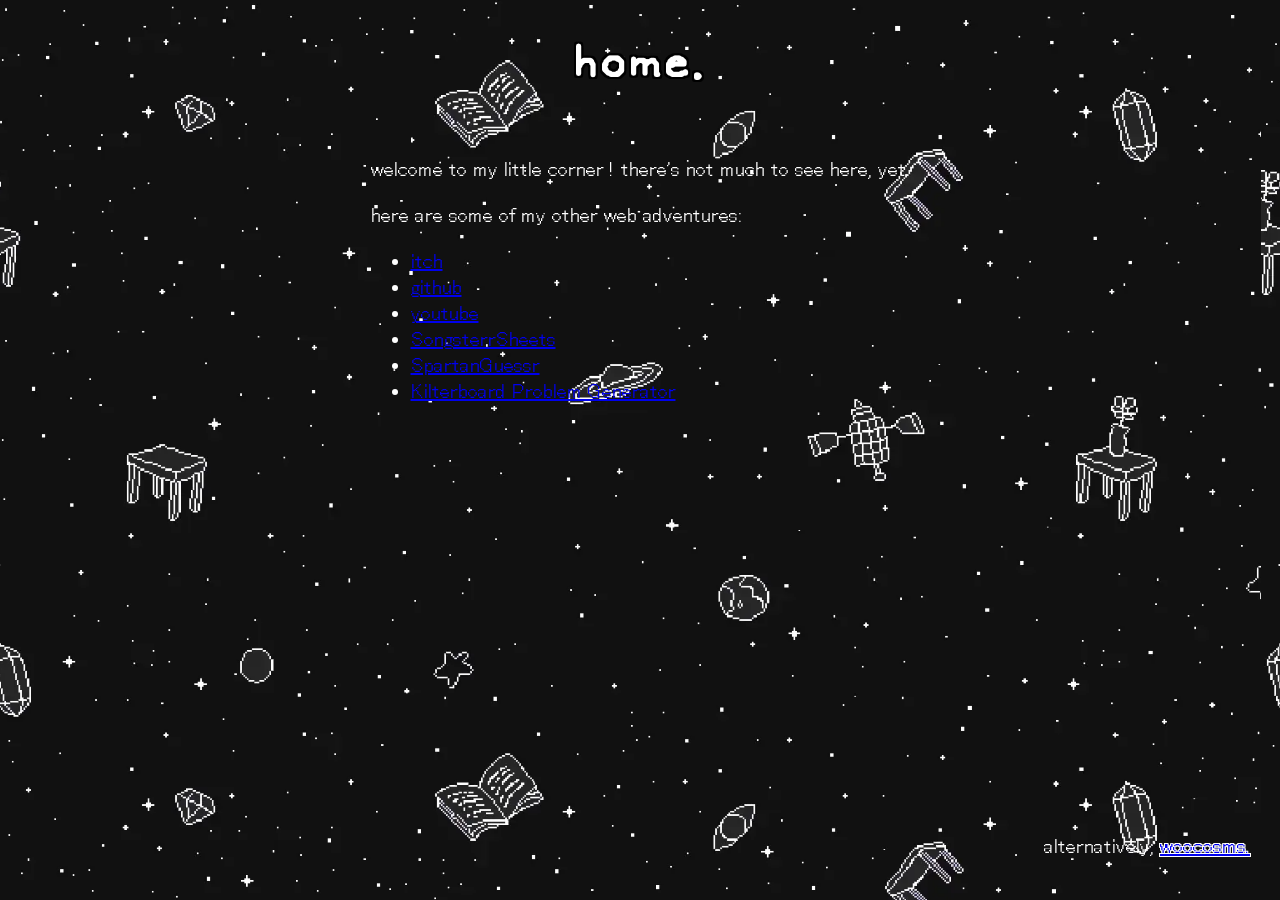
<file: index.html>
<!DOCTYPE html>


<html>
  <head>
    <meta charset="UTF-8">
    <meta name="viewport" content="width=device-width, initial-scale=1.0">

    <title>Paracosms' Corner</title>
    <!-- The style.css file allows you to change the look of your web pages.
         If you include the next line in all your web pages, they will all share the same look.
         This makes it easier to make new pages for your site. -->

    <link href="css/style.css" rel="stylesheet" type="text/css" media="all">
    
  </head>
  <body>

  <div id="bottom-right-message">
    <p> alternatively,
      <span id="onePxOutline">
        <a href="pages/woocosms.html"> woocosms.</a>
      </span>
    </p>
  </div>

  <div class="content">
      <h1 id="specialHeader">home.</h1>



      <p>welcome to my little corner ! there's not much to see here, yet.</p>


      <p> here are some of my other web adventures:</p>
      <ul>
        <li> <a href="https://paracosms.itch.io/"> itch </a> </li>
        <li> <a href="https://github.com/Paracosms"> github</a> </li>
        <li> <a href="https://youtube.com/@pikablu1272"> youtube</a> </li>
        <li> <a href="pages/songsterrSheets.html"> SongsterrSheets</a> </li>
        <li> <a href="spartanguessr/index.html"> SpartanGuessr</a> </li>
        <li> <a href="kilter-generator/index.html"> Kilterboard Problem Generator</a> </li>
      </ul>
    </div>



    <!-- parallax background -->
    <div class="background bg1"></div>
    <div class="background bg2"></div>

  </body>

  <!-- load scripts -->
  <script src="js/main.js"></script>
  <script> window.scrollTo(0,0)</script>
  
</html>
</file>
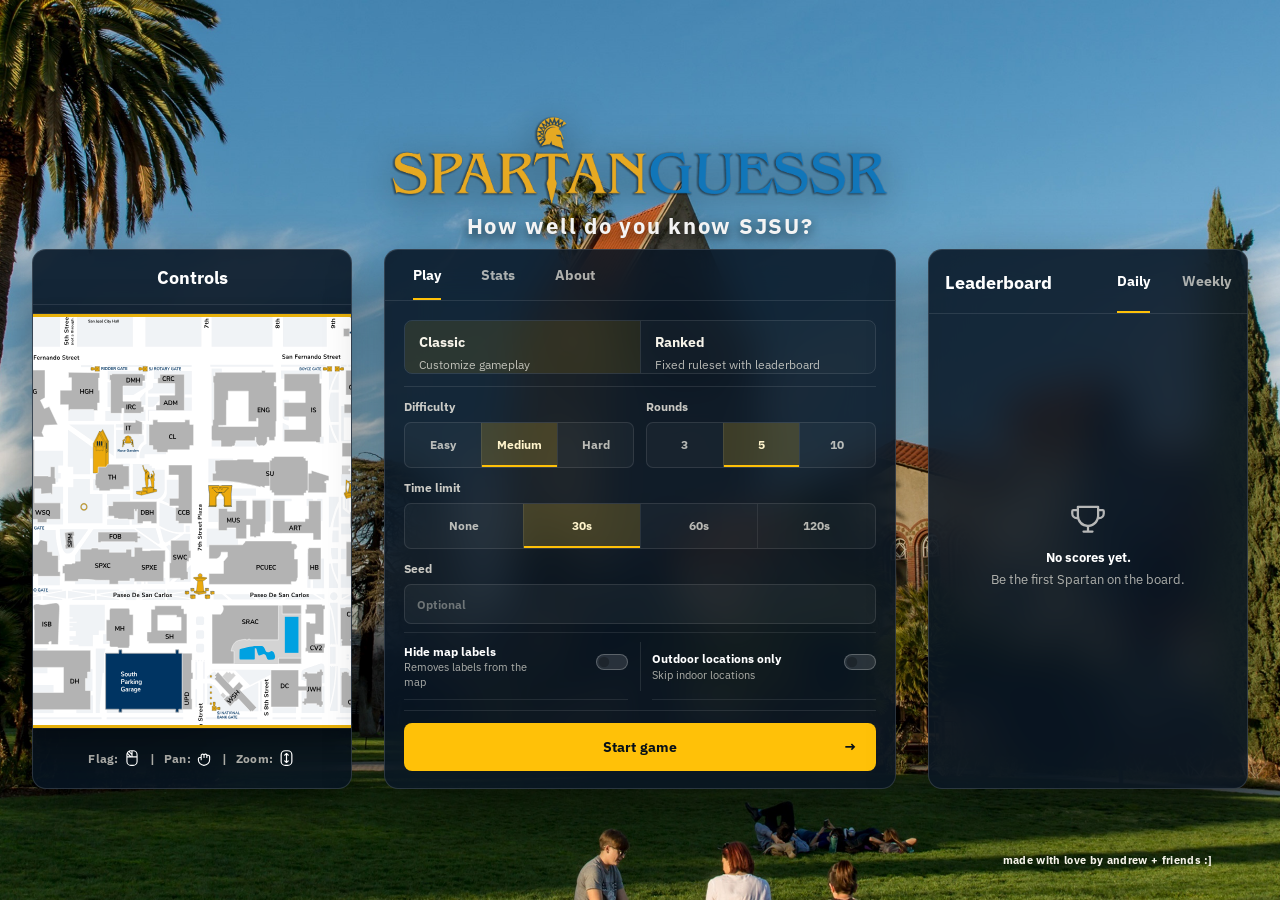
<file: spartanguessr/index.html>
<!doctype html>
<html lang="en">
  <head>
    <meta charset="UTF-8" />
    <link rel="icon" type="image/svg+xml" href="/spartanguessr/assets/WebIcon-Dgtcy103.png" />
    <meta name="viewport" content="width=device-width, initial-scale=1.0" />
    <meta name="theme-color" content="#071524" />
    <meta name="description" content="How well do you know SJSU?" />
    <link rel="preload" as="image" href="/spartanguessr/assets/Pin-B1Vnpjf7.png" />
    <title>Spartanguessr</title>
    <script type="module" crossorigin src="/spartanguessr/assets/index-BC4q-S6w.js"></script>
    <link rel="stylesheet" crossorigin href="/spartanguessr/assets/index-BIt4AQf-.css">
  </head>
  <!-- Google tag (gtag.js) -->
  <script async src="https://www.googletagmanager.com/gtag/js?id=G-SY7M07X7KM"></script>
  <script>
      window.dataLayer = window.dataLayer || [];
      function gtag(){dataLayer.push(arguments);}
      gtag('js', new Date());

      gtag('config', 'G-SY7M07X7KM');
  </script>
  <body>
    <div id="root"></div>
  </body>
</html>
</file>
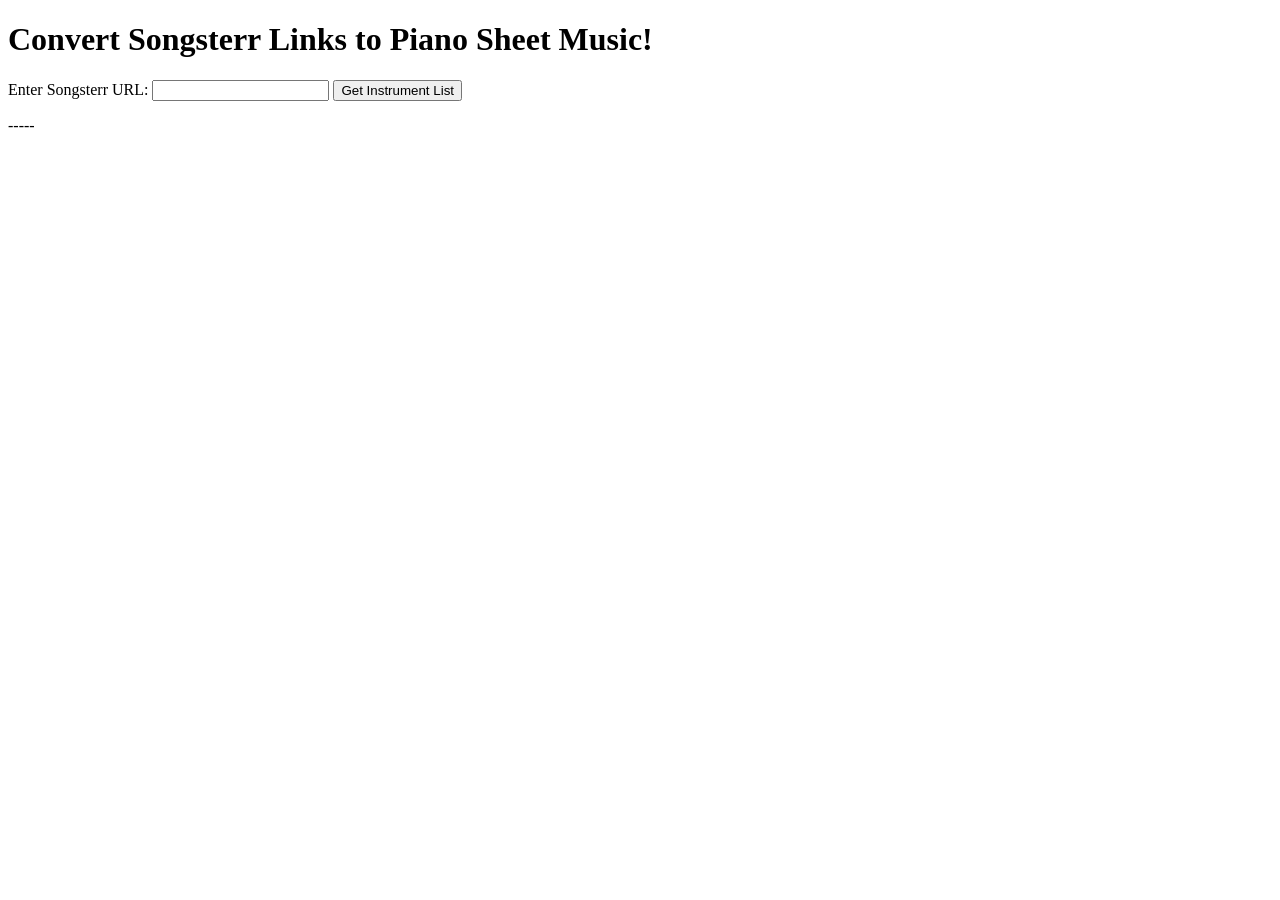
<file: pages/songsterrSheets.html>
<!DOCTYPE html>
<html lang="en">
<head>
    <meta charset="UTF-8">
    <title>JSON Downloader</title>
</head>
<body>
<h1>Convert Songsterr Links to Piano Sheet Music!</h1>
<p id="status"></p>
<form id="url_input">
    <label for="userInput">Enter Songsterr URL:</label>
    <input type="text" id="userInput" name="userInput" required>
    <button type="submit">Get Instrument List</button>
</form>
<p> ----- </p>
<form id="instrument_selection">
</form>

<script src="../js/songsterrSheets.js"></script>
</body>
</html>
</file>
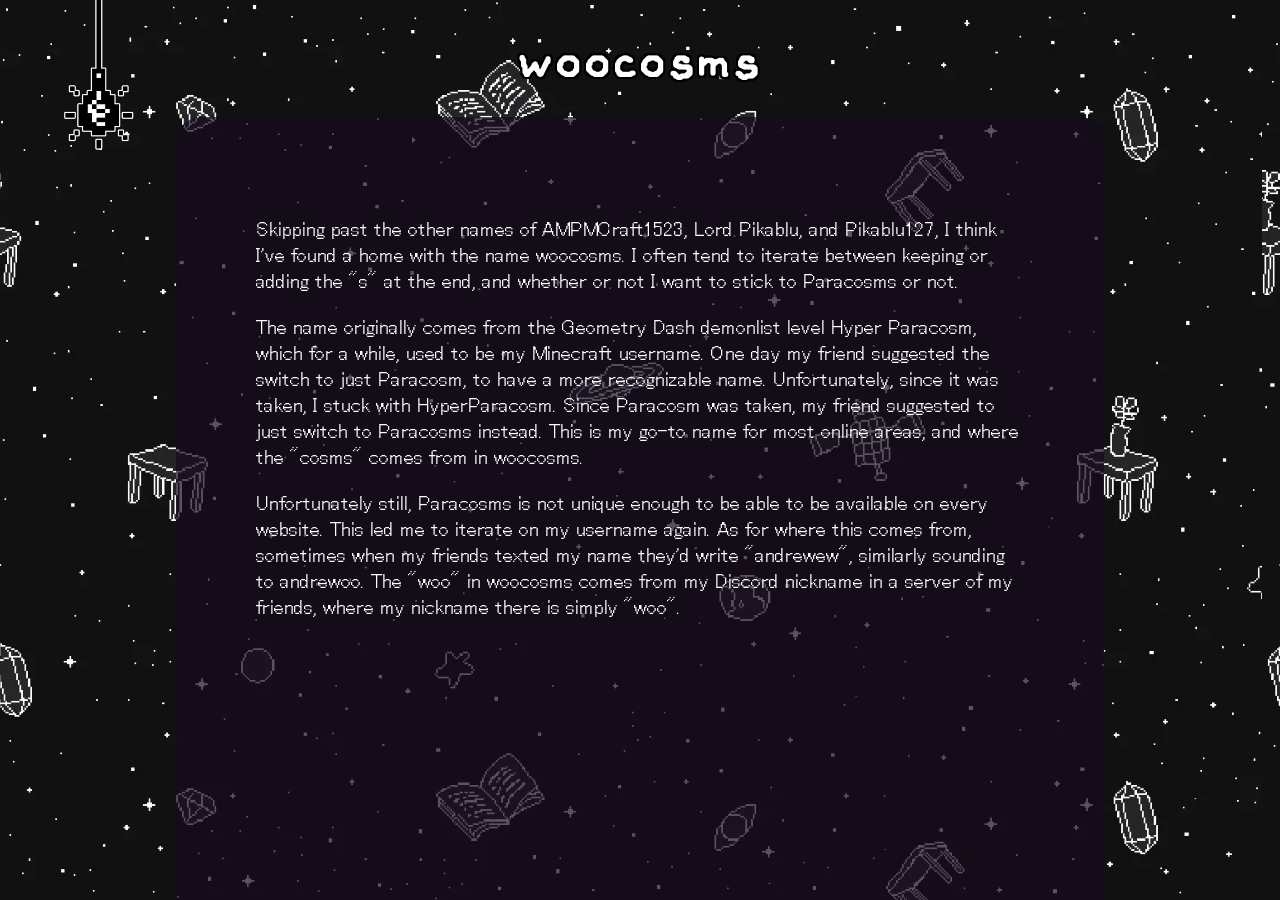
<file: pages/woocosms.html>
<!DOCTYPE html>

<html>
  <head>
    <meta charset="UTF-8">
    <meta name="viewport" content="width=device-width, initial-scale=1.0">
    <link href="../css/style.css" rel="stylesheet" type="text/css" media="all">

    <title>Paracosms' Corner</title>
  </head>
  <body>

    <!-- parallax background -->
    <div class="background bg1"></div>
    <div class="background bg2"></div>

    <div class="content">

      <h1>woocosms</h1>

      <div class="contentBox">
        <p> 
          Skipping past the other names of AMPMCraft1523, Lord Pikablu, and Pikablu127, I think I've found a home with the name woocosms.
          I often tend to iterate between keeping or adding the "s" at the end, and whether or not I want to stick to Paracosms or not.
        </p>
        <p>
          The name originally comes from the Geometry Dash demonlist level Hyper Paracosm, which for a while, used to be my Minecraft username.
          One day my friend suggested the switch to just Paracosm, to have a more recognizable name. Unfortunately, since it was taken, I stuck with HyperParacosm.
          Since Paracosm was taken, my friend suggested to just switch to Paracosms instead. 
          This is my go-to name for most online areas, and where the "cosms" comes from in woocosms.
        </p>
        <p>
          Unfortunately still, Paracosms is not unique enough to be able to be available on every website. This led me to iterate on my username again.
          As for where this comes from, sometimes when my friends texted my name they'd write "andrewew", similarly sounding to andrewoo.
          The "woo" in woocosms comes from my Discord nickname in a server of my friends, where my nickname there is simply "woo".
        </p>
      </div>

    </div>

    <!-- lightbulb back button -->
    <p id="backText" class="fade-in"> back ?</p>
    <div class="backButtonContainer">
      <img id="backButton" src="../images/lightbulbExtended.png">
    </div>


    <!-- load scripts -->
    <script src="../js/main.js"></script>


  </body>

</html>
</file>
<file: css/style.css>
@font-face {
  font-family: 'omori';
  src: url('../fonts/OMORI_GAME2.ttf') format('truetype');
  font-weight: normal;
  font-style: normal;
}

@font-face {
  font-family: "Saitamaar";
  src: url('../fonts/Saitamaar-Regular.woff2') format("woff2");
}

html, body {
  overflow-x: hidden;
}

body {
  background-color: #111111
}

h1 {
  font-family: 'omori', sans-serif;
  letter-spacing: 0.3rem;
  font-size: 7vh;
  margin-top: 2vh;
  margin-left: auto;
  margin-right: auto;
  width: fit-content;
  text-align: center;
  padding-bottom: 2vh;
  text-shadow:
      -2px -2px 0 #000,
       2px -2px 0 #000,
      -2px  2px 0 #000,
       2px  2px 0 #000,
      -2px  0px 0 #000,
       2px  0px 0 #000,
       0px -2px 0 #000,
       0px  2px 0 #000;
}

#specialHeader {
  transform: translateY(0vw); 
}

.content {
  color: white;
  font-family: "Saitamaar", sans-serif;
  font-size: 20px;
  z-index: 1;
  position: relative;
  margin-left: auto;
  margin-right: auto;
  width: fit-content;

}

.background {
  position: fixed; /* background doesn't move while scrolling */
  top: 0;
  left: 0;
  width: 100vw; /* 100% of viewport width */
  height: 100vh; /* 100% of viewport height */
  background-image: url('../images/background.png');
  background-size: cover; /* cover not stretch */
  background-repeat: no-repeat; /* no 1990s tiling */
  background-position: center; /* centered */
  pointer-events: none; /* mouse pass through */
  z-index: -1; /* behind everything */
}

.bg1 {
  left: 0;
}

.bg2 {
left: 100vw; /* positioned offscreen to the right */
}

#bottom-right-message {
  right: 0;
  bottom: 0;
  position: absolute;
  padding: 30px;
  padding-bottom: 20px;
  color: white;
  font-family: "Saitamaar", sans-serif;
  font-size: 20px;
  pointer-events: auto; /* mouse input taken */
}

#onePxOutline {
  text-shadow: 
  -1px -1px 0 #fff,  
   1px -1px 0 #fff,  
  -1px  1px 0 #fff,  
   1px  1px 0 #fff,  
  -1px  0px 0 #fff,  
   1px  0px 0 #fff,  
   0px -1px 0 #fff,  
   0px  1px 0 #fff;
}

#backButton {
  position: fixed;
  width: 6vw;  
  height: auto;  /* auto scale height */
  margin-left: 4vw;
  margin-top: -30vh;
  z-index: 2;
}

.contentBox {
  width: 60vw;
  height: 100vh;
  position: fixed;
  top: 13vh;
  left: 50%;
  transform: translateX(-50%);
  background-color: rgba(24, 10, 31, 0.7);
  border-radius: 25px;
  padding: 80px;
}

#backText {
  left: 10px;
  top: 0;
  margin: 0;
  position: fixed;
  font-family: 'omori', sans-serif;
  letter-spacing: 0.3rem;
  font-size: 4vh;
  color: white;
}

.backButtonContainer {
  position: fixed;
}

.fade-in {
  opacity: 0;
  transition: opacity 0.5s;
}

.fade-in.show {
  opacity: 1;
}
</file>
<file: spartanguessr/assets/index-BIt4AQf-.css>
@charset "UTF-8";@import"https://fonts.googleapis.com/css2?family=IBM+Plex+Sans:wght@400;600;700&display=swap";:root,[data-bs-theme=light]{--bs-blue: #0d6efd;--bs-indigo: #6610f2;--bs-purple: #6f42c1;--bs-pink: #d63384;--bs-red: #dc3545;--bs-orange: #fd7e14;--bs-yellow: #ffc107;--bs-green: #198754;--bs-teal: #20c997;--bs-cyan: #0dcaf0;--bs-black: #000;--bs-white: #fff;--bs-gray: #6c757d;--bs-gray-dark: #343a40;--bs-gray-100: #f8f9fa;--bs-gray-200: #e9ecef;--bs-gray-300: #dee2e6;--bs-gray-400: #ced4da;--bs-gray-500: #adb5bd;--bs-gray-600: #6c757d;--bs-gray-700: #495057;--bs-gray-800: #343a40;--bs-gray-900: #212529;--bs-primary: #0d6efd;--bs-secondary: #6c757d;--bs-success: #198754;--bs-info: #0dcaf0;--bs-warning: #ffc107;--bs-danger: #dc3545;--bs-light: #f8f9fa;--bs-dark: #212529;--bs-primary-rgb: 13, 110, 253;--bs-secondary-rgb: 108, 117, 125;--bs-success-rgb: 25, 135, 84;--bs-info-rgb: 13, 202, 240;--bs-warning-rgb: 255, 193, 7;--bs-danger-rgb: 220, 53, 69;--bs-light-rgb: 248, 249, 250;--bs-dark-rgb: 33, 37, 41;--bs-primary-text-emphasis: #052c65;--bs-secondary-text-emphasis: #2b2f32;--bs-success-text-emphasis: #0a3622;--bs-info-text-emphasis: #055160;--bs-warning-text-emphasis: #664d03;--bs-danger-text-emphasis: #58151c;--bs-light-text-emphasis: #495057;--bs-dark-text-emphasis: #495057;--bs-primary-bg-subtle: #cfe2ff;--bs-secondary-bg-subtle: #e2e3e5;--bs-success-bg-subtle: #d1e7dd;--bs-info-bg-subtle: #cff4fc;--bs-warning-bg-subtle: #fff3cd;--bs-danger-bg-subtle: #f8d7da;--bs-light-bg-subtle: #fcfcfd;--bs-dark-bg-subtle: #ced4da;--bs-primary-border-subtle: #9ec5fe;--bs-secondary-border-subtle: #c4c8cb;--bs-success-border-subtle: #a3cfbb;--bs-info-border-subtle: #9eeaf9;--bs-warning-border-subtle: #ffe69c;--bs-danger-border-subtle: #f1aeb5;--bs-light-border-subtle: #e9ecef;--bs-dark-border-subtle: #adb5bd;--bs-white-rgb: 255, 255, 255;--bs-black-rgb: 0, 0, 0;--bs-font-sans-serif: system-ui, -apple-system, "Segoe UI", Roboto, "Helvetica Neue", "Noto Sans", "Liberation Sans", Arial, sans-serif, "Apple Color Emoji", "Segoe UI Emoji", "Segoe UI Symbol", "Noto Color Emoji";--bs-font-monospace: SFMono-Regular, Menlo, Monaco, Consolas, "Liberation Mono", "Courier New", monospace;--bs-gradient: linear-gradient(180deg, rgba(255, 255, 255, .15), rgba(255, 255, 255, 0));--bs-body-font-family: var(--bs-font-sans-serif);--bs-body-font-size: 1rem;--bs-body-font-weight: 400;--bs-body-line-height: 1.5;--bs-body-color: #212529;--bs-body-color-rgb: 33, 37, 41;--bs-body-bg: #fff;--bs-body-bg-rgb: 255, 255, 255;--bs-emphasis-color: #000;--bs-emphasis-color-rgb: 0, 0, 0;--bs-secondary-color: rgba(33, 37, 41, .75);--bs-secondary-color-rgb: 33, 37, 41;--bs-secondary-bg: #e9ecef;--bs-secondary-bg-rgb: 233, 236, 239;--bs-tertiary-color: rgba(33, 37, 41, .5);--bs-tertiary-color-rgb: 33, 37, 41;--bs-tertiary-bg: #f8f9fa;--bs-tertiary-bg-rgb: 248, 249, 250;--bs-heading-color: inherit;--bs-link-color: #0d6efd;--bs-link-color-rgb: 13, 110, 253;--bs-link-decoration: underline;--bs-link-hover-color: #0a58ca;--bs-link-hover-color-rgb: 10, 88, 202;--bs-code-color: #d63384;--bs-highlight-color: #212529;--bs-highlight-bg: #fff3cd;--bs-border-width: 1px;--bs-border-style: solid;--bs-border-color: #dee2e6;--bs-border-color-translucent: rgba(0, 0, 0, .175);--bs-border-radius: .375rem;--bs-border-radius-sm: .25rem;--bs-border-radius-lg: .5rem;--bs-border-radius-xl: 1rem;--bs-border-radius-xxl: 2rem;--bs-border-radius-2xl: var(--bs-border-radius-xxl);--bs-border-radius-pill: 50rem;--bs-box-shadow: 0 .5rem 1rem rgba(0, 0, 0, .15);--bs-box-shadow-sm: 0 .125rem .25rem rgba(0, 0, 0, .075);--bs-box-shadow-lg: 0 1rem 3rem rgba(0, 0, 0, .175);--bs-box-shadow-inset: inset 0 1px 2px rgba(0, 0, 0, .075);--bs-focus-ring-width: .25rem;--bs-focus-ring-opacity: .25;--bs-focus-ring-color: rgba(13, 110, 253, .25);--bs-form-valid-color: #198754;--bs-form-valid-border-color: #198754;--bs-form-invalid-color: #dc3545;--bs-form-invalid-border-color: #dc3545}[data-bs-theme=dark]{color-scheme:dark;--bs-body-color: #dee2e6;--bs-body-color-rgb: 222, 226, 230;--bs-body-bg: #212529;--bs-body-bg-rgb: 33, 37, 41;--bs-emphasis-color: #fff;--bs-emphasis-color-rgb: 255, 255, 255;--bs-secondary-color: rgba(222, 226, 230, .75);--bs-secondary-color-rgb: 222, 226, 230;--bs-secondary-bg: #343a40;--bs-secondary-bg-rgb: 52, 58, 64;--bs-tertiary-color: rgba(222, 226, 230, .5);--bs-tertiary-color-rgb: 222, 226, 230;--bs-tertiary-bg: #2b3035;--bs-tertiary-bg-rgb: 43, 48, 53;--bs-primary-text-emphasis: #6ea8fe;--bs-secondary-text-emphasis: #a7acb1;--bs-success-text-emphasis: #75b798;--bs-info-text-emphasis: #6edff6;--bs-warning-text-emphasis: #ffda6a;--bs-danger-text-emphasis: #ea868f;--bs-light-text-emphasis: #f8f9fa;--bs-dark-text-emphasis: #dee2e6;--bs-primary-bg-subtle: #031633;--bs-secondary-bg-subtle: #161719;--bs-success-bg-subtle: #051b11;--bs-info-bg-subtle: #032830;--bs-warning-bg-subtle: #332701;--bs-danger-bg-subtle: #2c0b0e;--bs-light-bg-subtle: #343a40;--bs-dark-bg-subtle: #1a1d20;--bs-primary-border-subtle: #084298;--bs-secondary-border-subtle: #41464b;--bs-success-border-subtle: #0f5132;--bs-info-border-subtle: #087990;--bs-warning-border-subtle: #997404;--bs-danger-border-subtle: #842029;--bs-light-border-subtle: #495057;--bs-dark-border-subtle: #343a40;--bs-heading-color: inherit;--bs-link-color: #6ea8fe;--bs-link-hover-color: #8bb9fe;--bs-link-color-rgb: 110, 168, 254;--bs-link-hover-color-rgb: 139, 185, 254;--bs-code-color: #e685b5;--bs-highlight-color: #dee2e6;--bs-highlight-bg: #664d03;--bs-border-color: #495057;--bs-border-color-translucent: rgba(255, 255, 255, .15);--bs-form-valid-color: #75b798;--bs-form-valid-border-color: #75b798;--bs-form-invalid-color: #ea868f;--bs-form-invalid-border-color: #ea868f}*,*:before,*:after{box-sizing:border-box}@media(prefers-reduced-motion:no-preference){:root{scroll-behavior:smooth}}body{margin:0;font-family:var(--bs-body-font-family);font-size:var(--bs-body-font-size);font-weight:var(--bs-body-font-weight);line-height:var(--bs-body-line-height);color:var(--bs-body-color);text-align:var(--bs-body-text-align);background-color:var(--bs-body-bg);-webkit-text-size-adjust:100%;-webkit-tap-highlight-color:rgba(0,0,0,0)}hr{margin:1rem 0;color:inherit;border:0;border-top:var(--bs-border-width) solid;opacity:.25}h6,.h6,h5,.h5,h4,.h4,h3,.h3,h2,.h2,h1,.h1{margin-top:0;margin-bottom:.5rem;font-weight:500;line-height:1.2;color:var(--bs-heading-color)}h1,.h1{font-size:calc(1.375rem + 1.5vw)}@media(min-width:1200px){h1,.h1{font-size:2.5rem}}h2,.h2{font-size:calc(1.325rem + .9vw)}@media(min-width:1200px){h2,.h2{font-size:2rem}}h3,.h3{font-size:calc(1.3rem + .6vw)}@media(min-width:1200px){h3,.h3{font-size:1.75rem}}h4,.h4{font-size:calc(1.275rem + .3vw)}@media(min-width:1200px){h4,.h4{font-size:1.5rem}}h5,.h5{font-size:1.25rem}h6,.h6{font-size:1rem}p{margin-top:0;margin-bottom:1rem}abbr[title]{-webkit-text-decoration:underline dotted;text-decoration:underline dotted;cursor:help;-webkit-text-decoration-skip-ink:none;text-decoration-skip-ink:none}address{margin-bottom:1rem;font-style:normal;line-height:inherit}ol,ul{padding-left:2rem}ol,ul,dl{margin-top:0;margin-bottom:1rem}ol ol,ul ul,ol ul,ul ol{margin-bottom:0}dt{font-weight:700}dd{margin-bottom:.5rem;margin-left:0}blockquote{margin:0 0 1rem}b,strong{font-weight:bolder}small,.small{font-size:.875em}mark,.mark{padding:.1875em;color:var(--bs-highlight-color);background-color:var(--bs-highlight-bg)}sub,sup{position:relative;font-size:.75em;line-height:0;vertical-align:baseline}sub{bottom:-.25em}sup{top:-.5em}a{color:rgba(var(--bs-link-color-rgb),var(--bs-link-opacity, 1));text-decoration:underline}a:hover{--bs-link-color-rgb: var(--bs-link-hover-color-rgb)}a:not([href]):not([class]),a:not([href]):not([class]):hover{color:inherit;text-decoration:none}pre,code,kbd,samp{font-family:var(--bs-font-monospace);font-size:1em}pre{display:block;margin-top:0;margin-bottom:1rem;overflow:auto;font-size:.875em}pre code{font-size:inherit;color:inherit;word-break:normal}code{font-size:.875em;color:var(--bs-code-color);word-wrap:break-word}a>code{color:inherit}kbd{padding:.1875rem .375rem;font-size:.875em;color:var(--bs-body-bg);background-color:var(--bs-body-color);border-radius:.25rem}kbd kbd{padding:0;font-size:1em}figure{margin:0 0 1rem}img,svg{vertical-align:middle}table{caption-side:bottom;border-collapse:collapse}caption{padding-top:.5rem;padding-bottom:.5rem;color:var(--bs-secondary-color);text-align:left}th{text-align:inherit;text-align:-webkit-match-parent}thead,tbody,tfoot,tr,td,th{border-color:inherit;border-style:solid;border-width:0}label{display:inline-block}button{border-radius:0}button:focus:not(:focus-visible){outline:0}input,button,select,optgroup,textarea{margin:0;font-family:inherit;font-size:inherit;line-height:inherit}button,select{text-transform:none}[role=button]{cursor:pointer}select{word-wrap:normal}select:disabled{opacity:1}[list]:not([type=date]):not([type=datetime-local]):not([type=month]):not([type=week]):not([type=time])::-webkit-calendar-picker-indicator{display:none!important}button,[type=button],[type=reset],[type=submit]{-webkit-appearance:button}button:not(:disabled),[type=button]:not(:disabled),[type=reset]:not(:disabled),[type=submit]:not(:disabled){cursor:pointer}::-moz-focus-inner{padding:0;border-style:none}textarea{resize:vertical}fieldset{min-width:0;padding:0;margin:0;border:0}legend{float:left;width:100%;padding:0;margin-bottom:.5rem;line-height:inherit;font-size:calc(1.275rem + .3vw)}@media(min-width:1200px){legend{font-size:1.5rem}}legend+*{clear:left}::-webkit-datetime-edit-fields-wrapper,::-webkit-datetime-edit-text,::-webkit-datetime-edit-minute,::-webkit-datetime-edit-hour-field,::-webkit-datetime-edit-day-field,::-webkit-datetime-edit-month-field,::-webkit-datetime-edit-year-field{padding:0}::-webkit-inner-spin-button{height:auto}[type=search]{-webkit-appearance:textfield;outline-offset:-2px}[type=search]::-webkit-search-cancel-button{cursor:pointer;filter:grayscale(1)}::-webkit-search-decoration{-webkit-appearance:none}::-webkit-color-swatch-wrapper{padding:0}::-webkit-file-upload-button{font:inherit;-webkit-appearance:button}::file-selector-button{font:inherit;-webkit-appearance:button}output{display:inline-block}iframe{border:0}summary{display:list-item;cursor:pointer}progress{vertical-align:baseline}[hidden]{display:none!important}.lead{font-size:1.25rem;font-weight:300}.display-1{font-weight:300;line-height:1.2;font-size:calc(1.625rem + 4.5vw)}@media(min-width:1200px){.display-1{font-size:5rem}}.display-2{font-weight:300;line-height:1.2;font-size:calc(1.575rem + 3.9vw)}@media(min-width:1200px){.display-2{font-size:4.5rem}}.display-3{font-weight:300;line-height:1.2;font-size:calc(1.525rem + 3.3vw)}@media(min-width:1200px){.display-3{font-size:4rem}}.display-4{font-weight:300;line-height:1.2;font-size:calc(1.475rem + 2.7vw)}@media(min-width:1200px){.display-4{font-size:3.5rem}}.display-5{font-weight:300;line-height:1.2;font-size:calc(1.425rem + 2.1vw)}@media(min-width:1200px){.display-5{font-size:3rem}}.display-6{font-weight:300;line-height:1.2;font-size:calc(1.375rem + 1.5vw)}@media(min-width:1200px){.display-6{font-size:2.5rem}}.list-unstyled,.list-inline{padding-left:0;list-style:none}.list-inline-item{display:inline-block}.list-inline-item:not(:last-child){margin-right:.5rem}.initialism{font-size:.875em;text-transform:uppercase}.blockquote{margin-bottom:1rem;font-size:1.25rem}.blockquote>:last-child{margin-bottom:0}.blockquote-footer{margin-top:-1rem;margin-bottom:1rem;font-size:.875em;color:#6c757d}.blockquote-footer:before{content:"— "}.img-fluid{max-width:100%;height:auto}.img-thumbnail{padding:.25rem;background-color:var(--bs-body-bg);border:var(--bs-border-width) solid var(--bs-border-color);border-radius:var(--bs-border-radius);max-width:100%;height:auto}.figure{display:inline-block}.figure-img{margin-bottom:.5rem;line-height:1}.figure-caption{font-size:.875em;color:var(--bs-secondary-color)}.container,.container-fluid,.container-xxl,.container-xl,.container-lg,.container-md,.container-sm{--bs-gutter-x: 1.5rem;--bs-gutter-y: 0;width:100%;padding-right:calc(var(--bs-gutter-x) * .5);padding-left:calc(var(--bs-gutter-x) * .5);margin-right:auto;margin-left:auto}@media(min-width:576px){.container-sm,.container{max-width:540px}}@media(min-width:768px){.container-md,.container-sm,.container{max-width:720px}}@media(min-width:992px){.container-lg,.container-md,.container-sm,.container{max-width:960px}}@media(min-width:1200px){.container-xl,.container-lg,.container-md,.container-sm,.container{max-width:1140px}}@media(min-width:1400px){.container-xxl,.container-xl,.container-lg,.container-md,.container-sm,.container{max-width:1320px}}:root{--bs-breakpoint-xs: 0;--bs-breakpoint-sm: 576px;--bs-breakpoint-md: 768px;--bs-breakpoint-lg: 992px;--bs-breakpoint-xl: 1200px;--bs-breakpoint-xxl: 1400px}.row{--bs-gutter-x: 1.5rem;--bs-gutter-y: 0;display:flex;flex-wrap:wrap;margin-top:calc(-1 * var(--bs-gutter-y));margin-right:calc(-.5 * var(--bs-gutter-x));margin-left:calc(-.5 * var(--bs-gutter-x))}.row>*{flex-shrink:0;width:100%;max-width:100%;padding-right:calc(var(--bs-gutter-x) * .5);padding-left:calc(var(--bs-gutter-x) * .5);margin-top:var(--bs-gutter-y)}.col{flex:1 0 0}.row-cols-auto>*{flex:0 0 auto;width:auto}.row-cols-1>*{flex:0 0 auto;width:100%}.row-cols-2>*{flex:0 0 auto;width:50%}.row-cols-3>*{flex:0 0 auto;width:33.33333333%}.row-cols-4>*{flex:0 0 auto;width:25%}.row-cols-5>*{flex:0 0 auto;width:20%}.row-cols-6>*{flex:0 0 auto;width:16.66666667%}.col-auto{flex:0 0 auto;width:auto}.col-1{flex:0 0 auto;width:8.33333333%}.col-2{flex:0 0 auto;width:16.66666667%}.col-3{flex:0 0 auto;width:25%}.col-4{flex:0 0 auto;width:33.33333333%}.col-5{flex:0 0 auto;width:41.66666667%}.col-6{flex:0 0 auto;width:50%}.col-7{flex:0 0 auto;width:58.33333333%}.col-8{flex:0 0 auto;width:66.66666667%}.col-9{flex:0 0 auto;width:75%}.col-10{flex:0 0 auto;width:83.33333333%}.col-11{flex:0 0 auto;width:91.66666667%}.col-12{flex:0 0 auto;width:100%}.offset-1{margin-left:8.33333333%}.offset-2{margin-left:16.66666667%}.offset-3{margin-left:25%}.offset-4{margin-left:33.33333333%}.offset-5{margin-left:41.66666667%}.offset-6{margin-left:50%}.offset-7{margin-left:58.33333333%}.offset-8{margin-left:66.66666667%}.offset-9{margin-left:75%}.offset-10{margin-left:83.33333333%}.offset-11{margin-left:91.66666667%}.g-0,.gx-0{--bs-gutter-x: 0}.g-0,.gy-0{--bs-gutter-y: 0}.g-1,.gx-1{--bs-gutter-x: .25rem}.g-1,.gy-1{--bs-gutter-y: .25rem}.g-2,.gx-2{--bs-gutter-x: .5rem}.g-2,.gy-2{--bs-gutter-y: .5rem}.g-3,.gx-3{--bs-gutter-x: 1rem}.g-3,.gy-3{--bs-gutter-y: 1rem}.g-4,.gx-4{--bs-gutter-x: 1.5rem}.g-4,.gy-4{--bs-gutter-y: 1.5rem}.g-5,.gx-5{--bs-gutter-x: 3rem}.g-5,.gy-5{--bs-gutter-y: 3rem}@media(min-width:576px){.col-sm{flex:1 0 0}.row-cols-sm-auto>*{flex:0 0 auto;width:auto}.row-cols-sm-1>*{flex:0 0 auto;width:100%}.row-cols-sm-2>*{flex:0 0 auto;width:50%}.row-cols-sm-3>*{flex:0 0 auto;width:33.33333333%}.row-cols-sm-4>*{flex:0 0 auto;width:25%}.row-cols-sm-5>*{flex:0 0 auto;width:20%}.row-cols-sm-6>*{flex:0 0 auto;width:16.66666667%}.col-sm-auto{flex:0 0 auto;width:auto}.col-sm-1{flex:0 0 auto;width:8.33333333%}.col-sm-2{flex:0 0 auto;width:16.66666667%}.col-sm-3{flex:0 0 auto;width:25%}.col-sm-4{flex:0 0 auto;width:33.33333333%}.col-sm-5{flex:0 0 auto;width:41.66666667%}.col-sm-6{flex:0 0 auto;width:50%}.col-sm-7{flex:0 0 auto;width:58.33333333%}.col-sm-8{flex:0 0 auto;width:66.66666667%}.col-sm-9{flex:0 0 auto;width:75%}.col-sm-10{flex:0 0 auto;width:83.33333333%}.col-sm-11{flex:0 0 auto;width:91.66666667%}.col-sm-12{flex:0 0 auto;width:100%}.offset-sm-0{margin-left:0}.offset-sm-1{margin-left:8.33333333%}.offset-sm-2{margin-left:16.66666667%}.offset-sm-3{margin-left:25%}.offset-sm-4{margin-left:33.33333333%}.offset-sm-5{margin-left:41.66666667%}.offset-sm-6{margin-left:50%}.offset-sm-7{margin-left:58.33333333%}.offset-sm-8{margin-left:66.66666667%}.offset-sm-9{margin-left:75%}.offset-sm-10{margin-left:83.33333333%}.offset-sm-11{margin-left:91.66666667%}.g-sm-0,.gx-sm-0{--bs-gutter-x: 0}.g-sm-0,.gy-sm-0{--bs-gutter-y: 0}.g-sm-1,.gx-sm-1{--bs-gutter-x: .25rem}.g-sm-1,.gy-sm-1{--bs-gutter-y: .25rem}.g-sm-2,.gx-sm-2{--bs-gutter-x: .5rem}.g-sm-2,.gy-sm-2{--bs-gutter-y: .5rem}.g-sm-3,.gx-sm-3{--bs-gutter-x: 1rem}.g-sm-3,.gy-sm-3{--bs-gutter-y: 1rem}.g-sm-4,.gx-sm-4{--bs-gutter-x: 1.5rem}.g-sm-4,.gy-sm-4{--bs-gutter-y: 1.5rem}.g-sm-5,.gx-sm-5{--bs-gutter-x: 3rem}.g-sm-5,.gy-sm-5{--bs-gutter-y: 3rem}}@media(min-width:768px){.col-md{flex:1 0 0}.row-cols-md-auto>*{flex:0 0 auto;width:auto}.row-cols-md-1>*{flex:0 0 auto;width:100%}.row-cols-md-2>*{flex:0 0 auto;width:50%}.row-cols-md-3>*{flex:0 0 auto;width:33.33333333%}.row-cols-md-4>*{flex:0 0 auto;width:25%}.row-cols-md-5>*{flex:0 0 auto;width:20%}.row-cols-md-6>*{flex:0 0 auto;width:16.66666667%}.col-md-auto{flex:0 0 auto;width:auto}.col-md-1{flex:0 0 auto;width:8.33333333%}.col-md-2{flex:0 0 auto;width:16.66666667%}.col-md-3{flex:0 0 auto;width:25%}.col-md-4{flex:0 0 auto;width:33.33333333%}.col-md-5{flex:0 0 auto;width:41.66666667%}.col-md-6{flex:0 0 auto;width:50%}.col-md-7{flex:0 0 auto;width:58.33333333%}.col-md-8{flex:0 0 auto;width:66.66666667%}.col-md-9{flex:0 0 auto;width:75%}.col-md-10{flex:0 0 auto;width:83.33333333%}.col-md-11{flex:0 0 auto;width:91.66666667%}.col-md-12{flex:0 0 auto;width:100%}.offset-md-0{margin-left:0}.offset-md-1{margin-left:8.33333333%}.offset-md-2{margin-left:16.66666667%}.offset-md-3{margin-left:25%}.offset-md-4{margin-left:33.33333333%}.offset-md-5{margin-left:41.66666667%}.offset-md-6{margin-left:50%}.offset-md-7{margin-left:58.33333333%}.offset-md-8{margin-left:66.66666667%}.offset-md-9{margin-left:75%}.offset-md-10{margin-left:83.33333333%}.offset-md-11{margin-left:91.66666667%}.g-md-0,.gx-md-0{--bs-gutter-x: 0}.g-md-0,.gy-md-0{--bs-gutter-y: 0}.g-md-1,.gx-md-1{--bs-gutter-x: .25rem}.g-md-1,.gy-md-1{--bs-gutter-y: .25rem}.g-md-2,.gx-md-2{--bs-gutter-x: .5rem}.g-md-2,.gy-md-2{--bs-gutter-y: .5rem}.g-md-3,.gx-md-3{--bs-gutter-x: 1rem}.g-md-3,.gy-md-3{--bs-gutter-y: 1rem}.g-md-4,.gx-md-4{--bs-gutter-x: 1.5rem}.g-md-4,.gy-md-4{--bs-gutter-y: 1.5rem}.g-md-5,.gx-md-5{--bs-gutter-x: 3rem}.g-md-5,.gy-md-5{--bs-gutter-y: 3rem}}@media(min-width:992px){.col-lg{flex:1 0 0}.row-cols-lg-auto>*{flex:0 0 auto;width:auto}.row-cols-lg-1>*{flex:0 0 auto;width:100%}.row-cols-lg-2>*{flex:0 0 auto;width:50%}.row-cols-lg-3>*{flex:0 0 auto;width:33.33333333%}.row-cols-lg-4>*{flex:0 0 auto;width:25%}.row-cols-lg-5>*{flex:0 0 auto;width:20%}.row-cols-lg-6>*{flex:0 0 auto;width:16.66666667%}.col-lg-auto{flex:0 0 auto;width:auto}.col-lg-1{flex:0 0 auto;width:8.33333333%}.col-lg-2{flex:0 0 auto;width:16.66666667%}.col-lg-3{flex:0 0 auto;width:25%}.col-lg-4{flex:0 0 auto;width:33.33333333%}.col-lg-5{flex:0 0 auto;width:41.66666667%}.col-lg-6{flex:0 0 auto;width:50%}.col-lg-7{flex:0 0 auto;width:58.33333333%}.col-lg-8{flex:0 0 auto;width:66.66666667%}.col-lg-9{flex:0 0 auto;width:75%}.col-lg-10{flex:0 0 auto;width:83.33333333%}.col-lg-11{flex:0 0 auto;width:91.66666667%}.col-lg-12{flex:0 0 auto;width:100%}.offset-lg-0{margin-left:0}.offset-lg-1{margin-left:8.33333333%}.offset-lg-2{margin-left:16.66666667%}.offset-lg-3{margin-left:25%}.offset-lg-4{margin-left:33.33333333%}.offset-lg-5{margin-left:41.66666667%}.offset-lg-6{margin-left:50%}.offset-lg-7{margin-left:58.33333333%}.offset-lg-8{margin-left:66.66666667%}.offset-lg-9{margin-left:75%}.offset-lg-10{margin-left:83.33333333%}.offset-lg-11{margin-left:91.66666667%}.g-lg-0,.gx-lg-0{--bs-gutter-x: 0}.g-lg-0,.gy-lg-0{--bs-gutter-y: 0}.g-lg-1,.gx-lg-1{--bs-gutter-x: .25rem}.g-lg-1,.gy-lg-1{--bs-gutter-y: .25rem}.g-lg-2,.gx-lg-2{--bs-gutter-x: .5rem}.g-lg-2,.gy-lg-2{--bs-gutter-y: .5rem}.g-lg-3,.gx-lg-3{--bs-gutter-x: 1rem}.g-lg-3,.gy-lg-3{--bs-gutter-y: 1rem}.g-lg-4,.gx-lg-4{--bs-gutter-x: 1.5rem}.g-lg-4,.gy-lg-4{--bs-gutter-y: 1.5rem}.g-lg-5,.gx-lg-5{--bs-gutter-x: 3rem}.g-lg-5,.gy-lg-5{--bs-gutter-y: 3rem}}@media(min-width:1200px){.col-xl{flex:1 0 0}.row-cols-xl-auto>*{flex:0 0 auto;width:auto}.row-cols-xl-1>*{flex:0 0 auto;width:100%}.row-cols-xl-2>*{flex:0 0 auto;width:50%}.row-cols-xl-3>*{flex:0 0 auto;width:33.33333333%}.row-cols-xl-4>*{flex:0 0 auto;width:25%}.row-cols-xl-5>*{flex:0 0 auto;width:20%}.row-cols-xl-6>*{flex:0 0 auto;width:16.66666667%}.col-xl-auto{flex:0 0 auto;width:auto}.col-xl-1{flex:0 0 auto;width:8.33333333%}.col-xl-2{flex:0 0 auto;width:16.66666667%}.col-xl-3{flex:0 0 auto;width:25%}.col-xl-4{flex:0 0 auto;width:33.33333333%}.col-xl-5{flex:0 0 auto;width:41.66666667%}.col-xl-6{flex:0 0 auto;width:50%}.col-xl-7{flex:0 0 auto;width:58.33333333%}.col-xl-8{flex:0 0 auto;width:66.66666667%}.col-xl-9{flex:0 0 auto;width:75%}.col-xl-10{flex:0 0 auto;width:83.33333333%}.col-xl-11{flex:0 0 auto;width:91.66666667%}.col-xl-12{flex:0 0 auto;width:100%}.offset-xl-0{margin-left:0}.offset-xl-1{margin-left:8.33333333%}.offset-xl-2{margin-left:16.66666667%}.offset-xl-3{margin-left:25%}.offset-xl-4{margin-left:33.33333333%}.offset-xl-5{margin-left:41.66666667%}.offset-xl-6{margin-left:50%}.offset-xl-7{margin-left:58.33333333%}.offset-xl-8{margin-left:66.66666667%}.offset-xl-9{margin-left:75%}.offset-xl-10{margin-left:83.33333333%}.offset-xl-11{margin-left:91.66666667%}.g-xl-0,.gx-xl-0{--bs-gutter-x: 0}.g-xl-0,.gy-xl-0{--bs-gutter-y: 0}.g-xl-1,.gx-xl-1{--bs-gutter-x: .25rem}.g-xl-1,.gy-xl-1{--bs-gutter-y: .25rem}.g-xl-2,.gx-xl-2{--bs-gutter-x: .5rem}.g-xl-2,.gy-xl-2{--bs-gutter-y: .5rem}.g-xl-3,.gx-xl-3{--bs-gutter-x: 1rem}.g-xl-3,.gy-xl-3{--bs-gutter-y: 1rem}.g-xl-4,.gx-xl-4{--bs-gutter-x: 1.5rem}.g-xl-4,.gy-xl-4{--bs-gutter-y: 1.5rem}.g-xl-5,.gx-xl-5{--bs-gutter-x: 3rem}.g-xl-5,.gy-xl-5{--bs-gutter-y: 3rem}}@media(min-width:1400px){.col-xxl{flex:1 0 0}.row-cols-xxl-auto>*{flex:0 0 auto;width:auto}.row-cols-xxl-1>*{flex:0 0 auto;width:100%}.row-cols-xxl-2>*{flex:0 0 auto;width:50%}.row-cols-xxl-3>*{flex:0 0 auto;width:33.33333333%}.row-cols-xxl-4>*{flex:0 0 auto;width:25%}.row-cols-xxl-5>*{flex:0 0 auto;width:20%}.row-cols-xxl-6>*{flex:0 0 auto;width:16.66666667%}.col-xxl-auto{flex:0 0 auto;width:auto}.col-xxl-1{flex:0 0 auto;width:8.33333333%}.col-xxl-2{flex:0 0 auto;width:16.66666667%}.col-xxl-3{flex:0 0 auto;width:25%}.col-xxl-4{flex:0 0 auto;width:33.33333333%}.col-xxl-5{flex:0 0 auto;width:41.66666667%}.col-xxl-6{flex:0 0 auto;width:50%}.col-xxl-7{flex:0 0 auto;width:58.33333333%}.col-xxl-8{flex:0 0 auto;width:66.66666667%}.col-xxl-9{flex:0 0 auto;width:75%}.col-xxl-10{flex:0 0 auto;width:83.33333333%}.col-xxl-11{flex:0 0 auto;width:91.66666667%}.col-xxl-12{flex:0 0 auto;width:100%}.offset-xxl-0{margin-left:0}.offset-xxl-1{margin-left:8.33333333%}.offset-xxl-2{margin-left:16.66666667%}.offset-xxl-3{margin-left:25%}.offset-xxl-4{margin-left:33.33333333%}.offset-xxl-5{margin-left:41.66666667%}.offset-xxl-6{margin-left:50%}.offset-xxl-7{margin-left:58.33333333%}.offset-xxl-8{margin-left:66.66666667%}.offset-xxl-9{margin-left:75%}.offset-xxl-10{margin-left:83.33333333%}.offset-xxl-11{margin-left:91.66666667%}.g-xxl-0,.gx-xxl-0{--bs-gutter-x: 0}.g-xxl-0,.gy-xxl-0{--bs-gutter-y: 0}.g-xxl-1,.gx-xxl-1{--bs-gutter-x: .25rem}.g-xxl-1,.gy-xxl-1{--bs-gutter-y: .25rem}.g-xxl-2,.gx-xxl-2{--bs-gutter-x: .5rem}.g-xxl-2,.gy-xxl-2{--bs-gutter-y: .5rem}.g-xxl-3,.gx-xxl-3{--bs-gutter-x: 1rem}.g-xxl-3,.gy-xxl-3{--bs-gutter-y: 1rem}.g-xxl-4,.gx-xxl-4{--bs-gutter-x: 1.5rem}.g-xxl-4,.gy-xxl-4{--bs-gutter-y: 1.5rem}.g-xxl-5,.gx-xxl-5{--bs-gutter-x: 3rem}.g-xxl-5,.gy-xxl-5{--bs-gutter-y: 3rem}}.table{--bs-table-color-type: initial;--bs-table-bg-type: initial;--bs-table-color-state: initial;--bs-table-bg-state: initial;--bs-table-color: var(--bs-emphasis-color);--bs-table-bg: var(--bs-body-bg);--bs-table-border-color: var(--bs-border-color);--bs-table-accent-bg: transparent;--bs-table-striped-color: var(--bs-emphasis-color);--bs-table-striped-bg: rgba(var(--bs-emphasis-color-rgb), .05);--bs-table-active-color: var(--bs-emphasis-color);--bs-table-active-bg: rgba(var(--bs-emphasis-color-rgb), .1);--bs-table-hover-color: var(--bs-emphasis-color);--bs-table-hover-bg: rgba(var(--bs-emphasis-color-rgb), .075);width:100%;margin-bottom:1rem;vertical-align:top;border-color:var(--bs-table-border-color)}.table>:not(caption)>*>*{padding:.5rem;color:var(--bs-table-color-state, var(--bs-table-color-type, var(--bs-table-color)));background-color:var(--bs-table-bg);border-bottom-width:var(--bs-border-width);box-shadow:inset 0 0 0 9999px var(--bs-table-bg-state, var(--bs-table-bg-type, var(--bs-table-accent-bg)))}.table>tbody{vertical-align:inherit}.table>thead{vertical-align:bottom}.table-group-divider{border-top:calc(var(--bs-border-width) * 2) solid currentcolor}.caption-top{caption-side:top}.table-sm>:not(caption)>*>*{padding:.25rem}.table-bordered>:not(caption)>*{border-width:var(--bs-border-width) 0}.table-bordered>:not(caption)>*>*{border-width:0 var(--bs-border-width)}.table-borderless>:not(caption)>*>*{border-bottom-width:0}.table-borderless>:not(:first-child){border-top-width:0}.table-striped>tbody>tr:nth-of-type(odd)>*{--bs-table-color-type: var(--bs-table-striped-color);--bs-table-bg-type: var(--bs-table-striped-bg)}.table-striped-columns>:not(caption)>tr>:nth-child(2n){--bs-table-color-type: var(--bs-table-striped-color);--bs-table-bg-type: var(--bs-table-striped-bg)}.table-active{--bs-table-color-state: var(--bs-table-active-color);--bs-table-bg-state: var(--bs-table-active-bg)}.table-hover>tbody>tr:hover>*{--bs-table-color-state: var(--bs-table-hover-color);--bs-table-bg-state: var(--bs-table-hover-bg)}.table-primary{--bs-table-color: #000;--bs-table-bg: #cfe2ff;--bs-table-border-color: #a6b5cc;--bs-table-striped-bg: #c5d7f2;--bs-table-striped-color: #000;--bs-table-active-bg: #bacbe6;--bs-table-active-color: #000;--bs-table-hover-bg: #bfd1ec;--bs-table-hover-color: #000;color:var(--bs-table-color);border-color:var(--bs-table-border-color)}.table-secondary{--bs-table-color: #000;--bs-table-bg: #e2e3e5;--bs-table-border-color: #b5b6b7;--bs-table-striped-bg: #d7d8da;--bs-table-striped-color: #000;--bs-table-active-bg: #cbccce;--bs-table-active-color: #000;--bs-table-hover-bg: #d1d2d4;--bs-table-hover-color: #000;color:var(--bs-table-color);border-color:var(--bs-table-border-color)}.table-success{--bs-table-color: #000;--bs-table-bg: #d1e7dd;--bs-table-border-color: #a7b9b1;--bs-table-striped-bg: #c7dbd2;--bs-table-striped-color: #000;--bs-table-active-bg: #bcd0c7;--bs-table-active-color: #000;--bs-table-hover-bg: #c1d6cc;--bs-table-hover-color: #000;color:var(--bs-table-color);border-color:var(--bs-table-border-color)}.table-info{--bs-table-color: #000;--bs-table-bg: #cff4fc;--bs-table-border-color: #a6c3ca;--bs-table-striped-bg: #c5e8ef;--bs-table-striped-color: #000;--bs-table-active-bg: #badce3;--bs-table-active-color: #000;--bs-table-hover-bg: #bfe2e9;--bs-table-hover-color: #000;color:var(--bs-table-color);border-color:var(--bs-table-border-color)}.table-warning{--bs-table-color: #000;--bs-table-bg: #fff3cd;--bs-table-border-color: #ccc2a4;--bs-table-striped-bg: #f2e7c3;--bs-table-striped-color: #000;--bs-table-active-bg: #e6dbb9;--bs-table-active-color: #000;--bs-table-hover-bg: #ece1be;--bs-table-hover-color: #000;color:var(--bs-table-color);border-color:var(--bs-table-border-color)}.table-danger{--bs-table-color: #000;--bs-table-bg: #f8d7da;--bs-table-border-color: #c6acae;--bs-table-striped-bg: #eccccf;--bs-table-striped-color: #000;--bs-table-active-bg: #dfc2c4;--bs-table-active-color: #000;--bs-table-hover-bg: #e5c7ca;--bs-table-hover-color: #000;color:var(--bs-table-color);border-color:var(--bs-table-border-color)}.table-light{--bs-table-color: #000;--bs-table-bg: #f8f9fa;--bs-table-border-color: #c6c7c8;--bs-table-striped-bg: #ecedee;--bs-table-striped-color: #000;--bs-table-active-bg: #dfe0e1;--bs-table-active-color: #000;--bs-table-hover-bg: #e5e6e7;--bs-table-hover-color: #000;color:var(--bs-table-color);border-color:var(--bs-table-border-color)}.table-dark{--bs-table-color: #fff;--bs-table-bg: #212529;--bs-table-border-color: #4d5154;--bs-table-striped-bg: #2c3034;--bs-table-striped-color: #fff;--bs-table-active-bg: #373b3e;--bs-table-active-color: #fff;--bs-table-hover-bg: #323539;--bs-table-hover-color: #fff;color:var(--bs-table-color);border-color:var(--bs-table-border-color)}.table-responsive{overflow-x:auto;-webkit-overflow-scrolling:touch}@media(max-width:575.98px){.table-responsive-sm{overflow-x:auto;-webkit-overflow-scrolling:touch}}@media(max-width:767.98px){.table-responsive-md{overflow-x:auto;-webkit-overflow-scrolling:touch}}@media(max-width:991.98px){.table-responsive-lg{overflow-x:auto;-webkit-overflow-scrolling:touch}}@media(max-width:1199.98px){.table-responsive-xl{overflow-x:auto;-webkit-overflow-scrolling:touch}}@media(max-width:1399.98px){.table-responsive-xxl{overflow-x:auto;-webkit-overflow-scrolling:touch}}.form-label{margin-bottom:.5rem}.col-form-label{padding-top:calc(.375rem + var(--bs-border-width));padding-bottom:calc(.375rem + var(--bs-border-width));margin-bottom:0;font-size:inherit;line-height:1.5}.col-form-label-lg{padding-top:calc(.5rem + var(--bs-border-width));padding-bottom:calc(.5rem + var(--bs-border-width));font-size:1.25rem}.col-form-label-sm{padding-top:calc(.25rem + var(--bs-border-width));padding-bottom:calc(.25rem + var(--bs-border-width));font-size:.875rem}.form-text{margin-top:.25rem;font-size:.875em;color:var(--bs-secondary-color)}.form-control{display:block;width:100%;padding:.375rem .75rem;font-size:1rem;font-weight:400;line-height:1.5;color:var(--bs-body-color);-webkit-appearance:none;-moz-appearance:none;appearance:none;background-color:var(--bs-body-bg);background-clip:padding-box;border:var(--bs-border-width) solid var(--bs-border-color);border-radius:var(--bs-border-radius);transition:border-color .15s ease-in-out,box-shadow .15s ease-in-out}@media(prefers-reduced-motion:reduce){.form-control{transition:none}}.form-control[type=file]{overflow:hidden}.form-control[type=file]:not(:disabled):not([readonly]){cursor:pointer}.form-control:focus{color:var(--bs-body-color);background-color:var(--bs-body-bg);border-color:#86b7fe;outline:0;box-shadow:0 0 0 .25rem #0d6efd40}.form-control::-webkit-date-and-time-value{min-width:85px;height:1.5em;margin:0}.form-control::-webkit-datetime-edit{display:block;padding:0}.form-control::placeholder{color:var(--bs-secondary-color);opacity:1}.form-control:disabled{background-color:var(--bs-secondary-bg);opacity:1}.form-control::-webkit-file-upload-button{padding:.375rem .75rem;margin:-.375rem -.75rem;-webkit-margin-end:.75rem;margin-inline-end:.75rem;color:var(--bs-body-color);background-color:var(--bs-tertiary-bg);pointer-events:none;border-color:inherit;border-style:solid;border-width:0;border-inline-end-width:var(--bs-border-width);border-radius:0;-webkit-transition:color .15s ease-in-out,background-color .15s ease-in-out,border-color .15s ease-in-out,box-shadow .15s ease-in-out;transition:color .15s ease-in-out,background-color .15s ease-in-out,border-color .15s ease-in-out,box-shadow .15s ease-in-out}.form-control::file-selector-button{padding:.375rem .75rem;margin:-.375rem -.75rem;-webkit-margin-end:.75rem;margin-inline-end:.75rem;color:var(--bs-body-color);background-color:var(--bs-tertiary-bg);pointer-events:none;border-color:inherit;border-style:solid;border-width:0;border-inline-end-width:var(--bs-border-width);border-radius:0;transition:color .15s ease-in-out,background-color .15s ease-in-out,border-color .15s ease-in-out,box-shadow .15s ease-in-out}@media(prefers-reduced-motion:reduce){.form-control::-webkit-file-upload-button{-webkit-transition:none;transition:none}.form-control::file-selector-button{transition:none}}.form-control:hover:not(:disabled):not([readonly])::-webkit-file-upload-button{background-color:var(--bs-secondary-bg)}.form-control:hover:not(:disabled):not([readonly])::file-selector-button{background-color:var(--bs-secondary-bg)}.form-control-plaintext{display:block;width:100%;padding:.375rem 0;margin-bottom:0;line-height:1.5;color:var(--bs-body-color);background-color:transparent;border:solid transparent;border-width:var(--bs-border-width) 0}.form-control-plaintext:focus{outline:0}.form-control-plaintext.form-control-sm,.form-control-plaintext.form-control-lg{padding-right:0;padding-left:0}.form-control-sm{min-height:calc(1.5em + .5rem + calc(var(--bs-border-width) * 2));padding:.25rem .5rem;font-size:.875rem;border-radius:var(--bs-border-radius-sm)}.form-control-sm::-webkit-file-upload-button{padding:.25rem .5rem;margin:-.25rem -.5rem;-webkit-margin-end:.5rem;margin-inline-end:.5rem}.form-control-sm::file-selector-button{padding:.25rem .5rem;margin:-.25rem -.5rem;-webkit-margin-end:.5rem;margin-inline-end:.5rem}.form-control-lg{min-height:calc(1.5em + 1rem + calc(var(--bs-border-width) * 2));padding:.5rem 1rem;font-size:1.25rem;border-radius:var(--bs-border-radius-lg)}.form-control-lg::-webkit-file-upload-button{padding:.5rem 1rem;margin:-.5rem -1rem;-webkit-margin-end:1rem;margin-inline-end:1rem}.form-control-lg::file-selector-button{padding:.5rem 1rem;margin:-.5rem -1rem;-webkit-margin-end:1rem;margin-inline-end:1rem}textarea.form-control{min-height:calc(1.5em + .75rem + calc(var(--bs-border-width) * 2))}textarea.form-control-sm{min-height:calc(1.5em + .5rem + calc(var(--bs-border-width) * 2))}textarea.form-control-lg{min-height:calc(1.5em + 1rem + calc(var(--bs-border-width) * 2))}.form-control-color{width:3rem;height:calc(1.5em + .75rem + calc(var(--bs-border-width) * 2));padding:.375rem}.form-control-color:not(:disabled):not([readonly]){cursor:pointer}.form-control-color::-moz-color-swatch{border:0!important;border-radius:var(--bs-border-radius)}.form-control-color::-webkit-color-swatch{border:0!important;border-radius:var(--bs-border-radius)}.form-control-color.form-control-sm{height:calc(1.5em + .5rem + calc(var(--bs-border-width) * 2))}.form-control-color.form-control-lg{height:calc(1.5em + 1rem + calc(var(--bs-border-width) * 2))}.form-select{--bs-form-select-bg-img: url("data:image/svg+xml,%3csvg xmlns='http://www.w3.org/2000/svg' viewBox='0 0 16 16'%3e%3cpath fill='none' stroke='%23343a40' stroke-linecap='round' stroke-linejoin='round' stroke-width='2' d='m2 5 6 6 6-6'/%3e%3c/svg%3e");display:block;width:100%;padding:.375rem 2.25rem .375rem .75rem;font-size:1rem;font-weight:400;line-height:1.5;color:var(--bs-body-color);-webkit-appearance:none;-moz-appearance:none;appearance:none;background-color:var(--bs-body-bg);background-image:var(--bs-form-select-bg-img),var(--bs-form-select-bg-icon, none);background-repeat:no-repeat;background-position:right .75rem center;background-size:16px 12px;border:var(--bs-border-width) solid var(--bs-border-color);border-radius:var(--bs-border-radius);transition:border-color .15s ease-in-out,box-shadow .15s ease-in-out}@media(prefers-reduced-motion:reduce){.form-select{transition:none}}.form-select:focus{border-color:#86b7fe;outline:0;box-shadow:0 0 0 .25rem #0d6efd40}.form-select[multiple],.form-select[size]:not([size="1"]){padding-right:.75rem;background-image:none}.form-select:disabled{background-color:var(--bs-secondary-bg)}.form-select:-moz-focusring{color:transparent;text-shadow:0 0 0 var(--bs-body-color)}.form-select-sm{padding-top:.25rem;padding-bottom:.25rem;padding-left:.5rem;font-size:.875rem;border-radius:var(--bs-border-radius-sm)}.form-select-lg{padding-top:.5rem;padding-bottom:.5rem;padding-left:1rem;font-size:1.25rem;border-radius:var(--bs-border-radius-lg)}[data-bs-theme=dark] .form-select{--bs-form-select-bg-img: url("data:image/svg+xml,%3csvg xmlns='http://www.w3.org/2000/svg' viewBox='0 0 16 16'%3e%3cpath fill='none' stroke='%23dee2e6' stroke-linecap='round' stroke-linejoin='round' stroke-width='2' d='m2 5 6 6 6-6'/%3e%3c/svg%3e")}.form-check{display:block;min-height:1.5rem;padding-left:1.5em;margin-bottom:.125rem}.form-check .form-check-input{float:left;margin-left:-1.5em}.form-check-reverse{padding-right:1.5em;padding-left:0;text-align:right}.form-check-reverse .form-check-input{float:right;margin-right:-1.5em;margin-left:0}.form-check-input{--bs-form-check-bg: var(--bs-body-bg);flex-shrink:0;width:1em;height:1em;margin-top:.25em;vertical-align:top;-webkit-appearance:none;-moz-appearance:none;appearance:none;background-color:var(--bs-form-check-bg);background-image:var(--bs-form-check-bg-image);background-repeat:no-repeat;background-position:center;background-size:contain;border:var(--bs-border-width) solid var(--bs-border-color);-webkit-print-color-adjust:exact;color-adjust:exact;print-color-adjust:exact}.form-check-input[type=checkbox]{border-radius:.25em}.form-check-input[type=radio]{border-radius:50%}.form-check-input:active{filter:brightness(90%)}.form-check-input:focus{border-color:#86b7fe;outline:0;box-shadow:0 0 0 .25rem #0d6efd40}.form-check-input:checked{background-color:#0d6efd;border-color:#0d6efd}.form-check-input:checked[type=checkbox]{--bs-form-check-bg-image: url("data:image/svg+xml,%3csvg xmlns='http://www.w3.org/2000/svg' viewBox='0 0 20 20'%3e%3cpath fill='none' stroke='%23fff' stroke-linecap='round' stroke-linejoin='round' stroke-width='3' d='m6 10 3 3 6-6'/%3e%3c/svg%3e")}.form-check-input:checked[type=radio]{--bs-form-check-bg-image: url("data:image/svg+xml,%3csvg xmlns='http://www.w3.org/2000/svg' viewBox='-4 -4 8 8'%3e%3ccircle r='2' fill='%23fff'/%3e%3c/svg%3e")}.form-check-input[type=checkbox]:indeterminate{background-color:#0d6efd;border-color:#0d6efd;--bs-form-check-bg-image: url("data:image/svg+xml,%3csvg xmlns='http://www.w3.org/2000/svg' viewBox='0 0 20 20'%3e%3cpath fill='none' stroke='%23fff' stroke-linecap='round' stroke-linejoin='round' stroke-width='3' d='M6 10h8'/%3e%3c/svg%3e")}.form-check-input:disabled{pointer-events:none;filter:none;opacity:.5}.form-check-input[disabled]~.form-check-label,.form-check-input:disabled~.form-check-label{cursor:default;opacity:.5}.form-switch{padding-left:2.5em}.form-switch .form-check-input{--bs-form-switch-bg: url("data:image/svg+xml,%3csvg xmlns='http://www.w3.org/2000/svg' viewBox='-4 -4 8 8'%3e%3ccircle r='3' fill='rgba%280, 0, 0, 0.25%29'/%3e%3c/svg%3e");width:2em;margin-left:-2.5em;background-image:var(--bs-form-switch-bg);background-position:left center;border-radius:2em;transition:background-position .15s ease-in-out}@media(prefers-reduced-motion:reduce){.form-switch .form-check-input{transition:none}}.form-switch .form-check-input:focus{--bs-form-switch-bg: url("data:image/svg+xml,%3csvg xmlns='http://www.w3.org/2000/svg' viewBox='-4 -4 8 8'%3e%3ccircle r='3' fill='%2386b7fe'/%3e%3c/svg%3e")}.form-switch .form-check-input:checked{background-position:right center;--bs-form-switch-bg: url("data:image/svg+xml,%3csvg xmlns='http://www.w3.org/2000/svg' viewBox='-4 -4 8 8'%3e%3ccircle r='3' fill='%23fff'/%3e%3c/svg%3e")}.form-switch.form-check-reverse{padding-right:2.5em;padding-left:0}.form-switch.form-check-reverse .form-check-input{margin-right:-2.5em;margin-left:0}.form-check-inline{display:inline-block;margin-right:1rem}.btn-check{position:absolute;clip:rect(0,0,0,0);pointer-events:none}.btn-check[disabled]+.btn,.btn-check:disabled+.btn{pointer-events:none;filter:none;opacity:.65}[data-bs-theme=dark] .form-switch .form-check-input:not(:checked):not(:focus){--bs-form-switch-bg: url("data:image/svg+xml,%3csvg xmlns='http://www.w3.org/2000/svg' viewBox='-4 -4 8 8'%3e%3ccircle r='3' fill='rgba%28255, 255, 255, 0.25%29'/%3e%3c/svg%3e")}.form-range{width:100%;height:1.5rem;padding:0;-webkit-appearance:none;-moz-appearance:none;appearance:none;background-color:transparent}.form-range:focus{outline:0}.form-range:focus::-webkit-slider-thumb{box-shadow:0 0 0 1px #fff,0 0 0 .25rem #0d6efd40}.form-range:focus::-moz-range-thumb{box-shadow:0 0 0 1px #fff,0 0 0 .25rem #0d6efd40}.form-range::-moz-focus-outer{border:0}.form-range::-webkit-slider-thumb{width:1rem;height:1rem;margin-top:-.25rem;-webkit-appearance:none;appearance:none;background-color:#0d6efd;border:0;border-radius:1rem;-webkit-transition:background-color .15s ease-in-out,border-color .15s ease-in-out,box-shadow .15s ease-in-out;transition:background-color .15s ease-in-out,border-color .15s ease-in-out,box-shadow .15s ease-in-out}@media(prefers-reduced-motion:reduce){.form-range::-webkit-slider-thumb{-webkit-transition:none;transition:none}}.form-range::-webkit-slider-thumb:active{background-color:#b6d4fe}.form-range::-webkit-slider-runnable-track{width:100%;height:.5rem;color:transparent;cursor:pointer;background-color:var(--bs-secondary-bg);border-color:transparent;border-radius:1rem}.form-range::-moz-range-thumb{width:1rem;height:1rem;-moz-appearance:none;appearance:none;background-color:#0d6efd;border:0;border-radius:1rem;-moz-transition:background-color .15s ease-in-out,border-color .15s ease-in-out,box-shadow .15s ease-in-out;transition:background-color .15s ease-in-out,border-color .15s ease-in-out,box-shadow .15s ease-in-out}@media(prefers-reduced-motion:reduce){.form-range::-moz-range-thumb{-moz-transition:none;transition:none}}.form-range::-moz-range-thumb:active{background-color:#b6d4fe}.form-range::-moz-range-track{width:100%;height:.5rem;color:transparent;cursor:pointer;background-color:var(--bs-secondary-bg);border-color:transparent;border-radius:1rem}.form-range:disabled{pointer-events:none}.form-range:disabled::-webkit-slider-thumb{background-color:var(--bs-secondary-color)}.form-range:disabled::-moz-range-thumb{background-color:var(--bs-secondary-color)}.form-floating{position:relative}.form-floating>.form-control,.form-floating>.form-control-plaintext,.form-floating>.form-select{height:calc(3.5rem + calc(var(--bs-border-width) * 2));min-height:calc(3.5rem + calc(var(--bs-border-width) * 2));line-height:1.25}.form-floating>label{position:absolute;top:0;left:0;z-index:2;max-width:100%;height:100%;padding:1rem .75rem;overflow:hidden;color:rgba(var(--bs-body-color-rgb),.65);text-align:start;text-overflow:ellipsis;white-space:nowrap;pointer-events:none;border:var(--bs-border-width) solid transparent;transform-origin:0 0;transition:opacity .1s ease-in-out,transform .1s ease-in-out}@media(prefers-reduced-motion:reduce){.form-floating>label{transition:none}}.form-floating>.form-control,.form-floating>.form-control-plaintext{padding:1rem .75rem}.form-floating>.form-control::placeholder,.form-floating>.form-control-plaintext::placeholder{color:transparent}.form-floating>.form-control:focus,.form-floating>.form-control:not(:placeholder-shown),.form-floating>.form-control-plaintext:focus,.form-floating>.form-control-plaintext:not(:placeholder-shown){padding-top:1.625rem;padding-bottom:.625rem}.form-floating>.form-control:-webkit-autofill,.form-floating>.form-control-plaintext:-webkit-autofill{padding-top:1.625rem;padding-bottom:.625rem}.form-floating>.form-select{padding-top:1.625rem;padding-bottom:.625rem;padding-left:.75rem}.form-floating>.form-control:focus~label,.form-floating>.form-control:not(:placeholder-shown)~label,.form-floating>.form-control-plaintext~label,.form-floating>.form-select~label{transform:scale(.85) translateY(-.5rem) translate(.15rem)}.form-floating>.form-control:-webkit-autofill~label{transform:scale(.85) translateY(-.5rem) translate(.15rem)}.form-floating>textarea:focus~label:after,.form-floating>textarea:not(:placeholder-shown)~label:after{position:absolute;inset:1rem .375rem;z-index:-1;height:1.5em;content:"";background-color:var(--bs-body-bg);border-radius:var(--bs-border-radius)}.form-floating>textarea:disabled~label:after{background-color:var(--bs-secondary-bg)}.form-floating>.form-control-plaintext~label{border-width:var(--bs-border-width) 0}.form-floating>:disabled~label,.form-floating>.form-control:disabled~label{color:#6c757d}.input-group{position:relative;display:flex;flex-wrap:wrap;align-items:stretch;width:100%}.input-group>.form-control,.input-group>.form-select,.input-group>.form-floating{position:relative;flex:1 1 auto;width:1%;min-width:0}.input-group>.form-control:focus,.input-group>.form-select:focus,.input-group>.form-floating:focus-within{z-index:5}.input-group .btn{position:relative;z-index:2}.input-group .btn:focus{z-index:5}.input-group-text{display:flex;align-items:center;padding:.375rem .75rem;font-size:1rem;font-weight:400;line-height:1.5;color:var(--bs-body-color);text-align:center;white-space:nowrap;background-color:var(--bs-tertiary-bg);border:var(--bs-border-width) solid var(--bs-border-color);border-radius:var(--bs-border-radius)}.input-group-lg>.form-control,.input-group-lg>.form-select,.input-group-lg>.input-group-text,.input-group-lg>.btn{padding:.5rem 1rem;font-size:1.25rem;border-radius:var(--bs-border-radius-lg)}.input-group-sm>.form-control,.input-group-sm>.form-select,.input-group-sm>.input-group-text,.input-group-sm>.btn{padding:.25rem .5rem;font-size:.875rem;border-radius:var(--bs-border-radius-sm)}.input-group-lg>.form-select,.input-group-sm>.form-select{padding-right:3rem}.input-group:not(.has-validation)>:not(:last-child):not(.dropdown-toggle):not(.dropdown-menu):not(.form-floating),.input-group:not(.has-validation)>.dropdown-toggle:nth-last-child(n+3),.input-group:not(.has-validation)>.form-floating:not(:last-child)>.form-control,.input-group:not(.has-validation)>.form-floating:not(:last-child)>.form-select{border-top-right-radius:0;border-bottom-right-radius:0}.input-group.has-validation>:nth-last-child(n+3):not(.dropdown-toggle):not(.dropdown-menu):not(.form-floating),.input-group.has-validation>.dropdown-toggle:nth-last-child(n+4),.input-group.has-validation>.form-floating:nth-last-child(n+3)>.form-control,.input-group.has-validation>.form-floating:nth-last-child(n+3)>.form-select{border-top-right-radius:0;border-bottom-right-radius:0}.input-group>:not(:first-child):not(.dropdown-menu):not(.valid-tooltip):not(.valid-feedback):not(.invalid-tooltip):not(.invalid-feedback){margin-left:calc(-1 * var(--bs-border-width));border-top-left-radius:0;border-bottom-left-radius:0}.input-group>.form-floating:not(:first-child)>.form-control,.input-group>.form-floating:not(:first-child)>.form-select{border-top-left-radius:0;border-bottom-left-radius:0}.valid-feedback{display:none;width:100%;margin-top:.25rem;font-size:.875em;color:var(--bs-form-valid-color)}.valid-tooltip{position:absolute;top:100%;z-index:5;display:none;max-width:100%;padding:.25rem .5rem;margin-top:.1rem;font-size:.875rem;color:#fff;background-color:var(--bs-success);border-radius:var(--bs-border-radius)}.was-validated :valid~.valid-feedback,.was-validated :valid~.valid-tooltip,.is-valid~.valid-feedback,.is-valid~.valid-tooltip{display:block}.was-validated .form-control:valid,.form-control.is-valid{border-color:var(--bs-form-valid-border-color);padding-right:calc(1.5em + .75rem);background-image:url("data:image/svg+xml,%3csvg xmlns='http://www.w3.org/2000/svg' viewBox='0 0 8 8'%3e%3cpath fill='%23198754' d='M2.3 6.73.6 4.53c-.4-1.04.46-1.4 1.1-.8l1.1 1.4 3.4-3.8c.6-.63 1.6-.27 1.2.7l-4 4.6c-.43.5-.8.4-1.1.1'/%3e%3c/svg%3e");background-repeat:no-repeat;background-position:right calc(.375em + .1875rem) center;background-size:calc(.75em + .375rem) calc(.75em + .375rem)}.was-validated .form-control:valid:focus,.form-control.is-valid:focus{border-color:var(--bs-form-valid-border-color);box-shadow:0 0 0 .25rem rgba(var(--bs-success-rgb),.25)}.was-validated textarea.form-control:valid,textarea.form-control.is-valid{padding-right:calc(1.5em + .75rem);background-position:top calc(.375em + .1875rem) right calc(.375em + .1875rem)}.was-validated .form-select:valid,.form-select.is-valid{border-color:var(--bs-form-valid-border-color)}.was-validated .form-select:valid:not([multiple]):not([size]),.was-validated .form-select:valid:not([multiple])[size="1"],.form-select.is-valid:not([multiple]):not([size]),.form-select.is-valid:not([multiple])[size="1"]{--bs-form-select-bg-icon: url("data:image/svg+xml,%3csvg xmlns='http://www.w3.org/2000/svg' viewBox='0 0 8 8'%3e%3cpath fill='%23198754' d='M2.3 6.73.6 4.53c-.4-1.04.46-1.4 1.1-.8l1.1 1.4 3.4-3.8c.6-.63 1.6-.27 1.2.7l-4 4.6c-.43.5-.8.4-1.1.1'/%3e%3c/svg%3e");padding-right:4.125rem;background-position:right .75rem center,center right 2.25rem;background-size:16px 12px,calc(.75em + .375rem) calc(.75em + .375rem)}.was-validated .form-select:valid:focus,.form-select.is-valid:focus{border-color:var(--bs-form-valid-border-color);box-shadow:0 0 0 .25rem rgba(var(--bs-success-rgb),.25)}.was-validated .form-control-color:valid,.form-control-color.is-valid{width:calc(3.75rem + 1.5em)}.was-validated .form-check-input:valid,.form-check-input.is-valid{border-color:var(--bs-form-valid-border-color)}.was-validated .form-check-input:valid:checked,.form-check-input.is-valid:checked{background-color:var(--bs-form-valid-color)}.was-validated .form-check-input:valid:focus,.form-check-input.is-valid:focus{box-shadow:0 0 0 .25rem rgba(var(--bs-success-rgb),.25)}.was-validated .form-check-input:valid~.form-check-label,.form-check-input.is-valid~.form-check-label{color:var(--bs-form-valid-color)}.form-check-inline .form-check-input~.valid-feedback{margin-left:.5em}.was-validated .input-group>.form-control:not(:focus):valid,.input-group>.form-control:not(:focus).is-valid,.was-validated .input-group>.form-select:not(:focus):valid,.input-group>.form-select:not(:focus).is-valid,.was-validated .input-group>.form-floating:not(:focus-within):valid,.input-group>.form-floating:not(:focus-within).is-valid{z-index:3}.invalid-feedback{display:none;width:100%;margin-top:.25rem;font-size:.875em;color:var(--bs-form-invalid-color)}.invalid-tooltip{position:absolute;top:100%;z-index:5;display:none;max-width:100%;padding:.25rem .5rem;margin-top:.1rem;font-size:.875rem;color:#fff;background-color:var(--bs-danger);border-radius:var(--bs-border-radius)}.was-validated :invalid~.invalid-feedback,.was-validated :invalid~.invalid-tooltip,.is-invalid~.invalid-feedback,.is-invalid~.invalid-tooltip{display:block}.was-validated .form-control:invalid,.form-control.is-invalid{border-color:var(--bs-form-invalid-border-color);padding-right:calc(1.5em + .75rem);background-image:url("data:image/svg+xml,%3csvg xmlns='http://www.w3.org/2000/svg' viewBox='0 0 12 12' width='12' height='12' fill='none' stroke='%23dc3545'%3e%3ccircle cx='6' cy='6' r='4.5'/%3e%3cpath stroke-linejoin='round' d='M5.8 3.6h.4L6 6.5z'/%3e%3ccircle cx='6' cy='8.2' r='.6' fill='%23dc3545' stroke='none'/%3e%3c/svg%3e");background-repeat:no-repeat;background-position:right calc(.375em + .1875rem) center;background-size:calc(.75em + .375rem) calc(.75em + .375rem)}.was-validated .form-control:invalid:focus,.form-control.is-invalid:focus{border-color:var(--bs-form-invalid-border-color);box-shadow:0 0 0 .25rem rgba(var(--bs-danger-rgb),.25)}.was-validated textarea.form-control:invalid,textarea.form-control.is-invalid{padding-right:calc(1.5em + .75rem);background-position:top calc(.375em + .1875rem) right calc(.375em + .1875rem)}.was-validated .form-select:invalid,.form-select.is-invalid{border-color:var(--bs-form-invalid-border-color)}.was-validated .form-select:invalid:not([multiple]):not([size]),.was-validated .form-select:invalid:not([multiple])[size="1"],.form-select.is-invalid:not([multiple]):not([size]),.form-select.is-invalid:not([multiple])[size="1"]{--bs-form-select-bg-icon: url("data:image/svg+xml,%3csvg xmlns='http://www.w3.org/2000/svg' viewBox='0 0 12 12' width='12' height='12' fill='none' stroke='%23dc3545'%3e%3ccircle cx='6' cy='6' r='4.5'/%3e%3cpath stroke-linejoin='round' d='M5.8 3.6h.4L6 6.5z'/%3e%3ccircle cx='6' cy='8.2' r='.6' fill='%23dc3545' stroke='none'/%3e%3c/svg%3e");padding-right:4.125rem;background-position:right .75rem center,center right 2.25rem;background-size:16px 12px,calc(.75em + .375rem) calc(.75em + .375rem)}.was-validated .form-select:invalid:focus,.form-select.is-invalid:focus{border-color:var(--bs-form-invalid-border-color);box-shadow:0 0 0 .25rem rgba(var(--bs-danger-rgb),.25)}.was-validated .form-control-color:invalid,.form-control-color.is-invalid{width:calc(3.75rem + 1.5em)}.was-validated .form-check-input:invalid,.form-check-input.is-invalid{border-color:var(--bs-form-invalid-border-color)}.was-validated .form-check-input:invalid:checked,.form-check-input.is-invalid:checked{background-color:var(--bs-form-invalid-color)}.was-validated .form-check-input:invalid:focus,.form-check-input.is-invalid:focus{box-shadow:0 0 0 .25rem rgba(var(--bs-danger-rgb),.25)}.was-validated .form-check-input:invalid~.form-check-label,.form-check-input.is-invalid~.form-check-label{color:var(--bs-form-invalid-color)}.form-check-inline .form-check-input~.invalid-feedback{margin-left:.5em}.was-validated .input-group>.form-control:not(:focus):invalid,.input-group>.form-control:not(:focus).is-invalid,.was-validated .input-group>.form-select:not(:focus):invalid,.input-group>.form-select:not(:focus).is-invalid,.was-validated .input-group>.form-floating:not(:focus-within):invalid,.input-group>.form-floating:not(:focus-within).is-invalid{z-index:4}.btn{--bs-btn-padding-x: .75rem;--bs-btn-padding-y: .375rem;--bs-btn-font-family: ;--bs-btn-font-size: 1rem;--bs-btn-font-weight: 400;--bs-btn-line-height: 1.5;--bs-btn-color: var(--bs-body-color);--bs-btn-bg: transparent;--bs-btn-border-width: var(--bs-border-width);--bs-btn-border-color: transparent;--bs-btn-border-radius: var(--bs-border-radius);--bs-btn-hover-border-color: transparent;--bs-btn-box-shadow: inset 0 1px 0 rgba(255, 255, 255, .15), 0 1px 1px rgba(0, 0, 0, .075);--bs-btn-disabled-opacity: .65;--bs-btn-focus-box-shadow: 0 0 0 .25rem rgba(var(--bs-btn-focus-shadow-rgb), .5);display:inline-block;padding:var(--bs-btn-padding-y) var(--bs-btn-padding-x);font-family:var(--bs-btn-font-family);font-size:var(--bs-btn-font-size);font-weight:var(--bs-btn-font-weight);line-height:var(--bs-btn-line-height);color:var(--bs-btn-color);text-align:center;text-decoration:none;vertical-align:middle;cursor:pointer;-webkit-user-select:none;-moz-user-select:none;user-select:none;border:var(--bs-btn-border-width) solid var(--bs-btn-border-color);border-radius:var(--bs-btn-border-radius);background-color:var(--bs-btn-bg);transition:color .15s ease-in-out,background-color .15s ease-in-out,border-color .15s ease-in-out,box-shadow .15s ease-in-out}@media(prefers-reduced-motion:reduce){.btn{transition:none}}.btn:hover{color:var(--bs-btn-hover-color);background-color:var(--bs-btn-hover-bg);border-color:var(--bs-btn-hover-border-color)}.btn-check+.btn:hover{color:var(--bs-btn-color);background-color:var(--bs-btn-bg);border-color:var(--bs-btn-border-color)}.btn:focus-visible{color:var(--bs-btn-hover-color);background-color:var(--bs-btn-hover-bg);border-color:var(--bs-btn-hover-border-color);outline:0;box-shadow:var(--bs-btn-focus-box-shadow)}.btn-check:focus-visible+.btn{border-color:var(--bs-btn-hover-border-color);outline:0;box-shadow:var(--bs-btn-focus-box-shadow)}.btn-check:checked+.btn,:not(.btn-check)+.btn:active,.btn:first-child:active,.btn.active,.btn.show{color:var(--bs-btn-active-color);background-color:var(--bs-btn-active-bg);border-color:var(--bs-btn-active-border-color)}.btn-check:checked+.btn:focus-visible,:not(.btn-check)+.btn:active:focus-visible,.btn:first-child:active:focus-visible,.btn.active:focus-visible,.btn.show:focus-visible{box-shadow:var(--bs-btn-focus-box-shadow)}.btn-check:checked:focus-visible+.btn{box-shadow:var(--bs-btn-focus-box-shadow)}.btn:disabled,.btn.disabled,fieldset:disabled .btn{color:var(--bs-btn-disabled-color);pointer-events:none;background-color:var(--bs-btn-disabled-bg);border-color:var(--bs-btn-disabled-border-color);opacity:var(--bs-btn-disabled-opacity)}.btn-primary{--bs-btn-color: #fff;--bs-btn-bg: #0d6efd;--bs-btn-border-color: #0d6efd;--bs-btn-hover-color: #fff;--bs-btn-hover-bg: #0b5ed7;--bs-btn-hover-border-color: #0a58ca;--bs-btn-focus-shadow-rgb: 49, 132, 253;--bs-btn-active-color: #fff;--bs-btn-active-bg: #0a58ca;--bs-btn-active-border-color: #0a53be;--bs-btn-active-shadow: inset 0 3px 5px rgba(0, 0, 0, .125);--bs-btn-disabled-color: #fff;--bs-btn-disabled-bg: #0d6efd;--bs-btn-disabled-border-color: #0d6efd}.btn-secondary{--bs-btn-color: #fff;--bs-btn-bg: #6c757d;--bs-btn-border-color: #6c757d;--bs-btn-hover-color: #fff;--bs-btn-hover-bg: #5c636a;--bs-btn-hover-border-color: #565e64;--bs-btn-focus-shadow-rgb: 130, 138, 145;--bs-btn-active-color: #fff;--bs-btn-active-bg: #565e64;--bs-btn-active-border-color: #51585e;--bs-btn-active-shadow: inset 0 3px 5px rgba(0, 0, 0, .125);--bs-btn-disabled-color: #fff;--bs-btn-disabled-bg: #6c757d;--bs-btn-disabled-border-color: #6c757d}.btn-success{--bs-btn-color: #fff;--bs-btn-bg: #198754;--bs-btn-border-color: #198754;--bs-btn-hover-color: #fff;--bs-btn-hover-bg: #157347;--bs-btn-hover-border-color: #146c43;--bs-btn-focus-shadow-rgb: 60, 153, 110;--bs-btn-active-color: #fff;--bs-btn-active-bg: #146c43;--bs-btn-active-border-color: #13653f;--bs-btn-active-shadow: inset 0 3px 5px rgba(0, 0, 0, .125);--bs-btn-disabled-color: #fff;--bs-btn-disabled-bg: #198754;--bs-btn-disabled-border-color: #198754}.btn-info{--bs-btn-color: #000;--bs-btn-bg: #0dcaf0;--bs-btn-border-color: #0dcaf0;--bs-btn-hover-color: #000;--bs-btn-hover-bg: #31d2f2;--bs-btn-hover-border-color: #25cff2;--bs-btn-focus-shadow-rgb: 11, 172, 204;--bs-btn-active-color: #000;--bs-btn-active-bg: #3dd5f3;--bs-btn-active-border-color: #25cff2;--bs-btn-active-shadow: inset 0 3px 5px rgba(0, 0, 0, .125);--bs-btn-disabled-color: #000;--bs-btn-disabled-bg: #0dcaf0;--bs-btn-disabled-border-color: #0dcaf0}.btn-warning{--bs-btn-color: #000;--bs-btn-bg: #ffc107;--bs-btn-border-color: #ffc107;--bs-btn-hover-color: #000;--bs-btn-hover-bg: #ffca2c;--bs-btn-hover-border-color: #ffc720;--bs-btn-focus-shadow-rgb: 217, 164, 6;--bs-btn-active-color: #000;--bs-btn-active-bg: #ffcd39;--bs-btn-active-border-color: #ffc720;--bs-btn-active-shadow: inset 0 3px 5px rgba(0, 0, 0, .125);--bs-btn-disabled-color: #000;--bs-btn-disabled-bg: #ffc107;--bs-btn-disabled-border-color: #ffc107}.btn-danger{--bs-btn-color: #fff;--bs-btn-bg: #dc3545;--bs-btn-border-color: #dc3545;--bs-btn-hover-color: #fff;--bs-btn-hover-bg: #bb2d3b;--bs-btn-hover-border-color: #b02a37;--bs-btn-focus-shadow-rgb: 225, 83, 97;--bs-btn-active-color: #fff;--bs-btn-active-bg: #b02a37;--bs-btn-active-border-color: #a52834;--bs-btn-active-shadow: inset 0 3px 5px rgba(0, 0, 0, .125);--bs-btn-disabled-color: #fff;--bs-btn-disabled-bg: #dc3545;--bs-btn-disabled-border-color: #dc3545}.btn-light{--bs-btn-color: #000;--bs-btn-bg: #f8f9fa;--bs-btn-border-color: #f8f9fa;--bs-btn-hover-color: #000;--bs-btn-hover-bg: #d3d4d5;--bs-btn-hover-border-color: #c6c7c8;--bs-btn-focus-shadow-rgb: 211, 212, 213;--bs-btn-active-color: #000;--bs-btn-active-bg: #c6c7c8;--bs-btn-active-border-color: #babbbc;--bs-btn-active-shadow: inset 0 3px 5px rgba(0, 0, 0, .125);--bs-btn-disabled-color: #000;--bs-btn-disabled-bg: #f8f9fa;--bs-btn-disabled-border-color: #f8f9fa}.btn-dark{--bs-btn-color: #fff;--bs-btn-bg: #212529;--bs-btn-border-color: #212529;--bs-btn-hover-color: #fff;--bs-btn-hover-bg: #424649;--bs-btn-hover-border-color: #373b3e;--bs-btn-focus-shadow-rgb: 66, 70, 73;--bs-btn-active-color: #fff;--bs-btn-active-bg: #4d5154;--bs-btn-active-border-color: #373b3e;--bs-btn-active-shadow: inset 0 3px 5px rgba(0, 0, 0, .125);--bs-btn-disabled-color: #fff;--bs-btn-disabled-bg: #212529;--bs-btn-disabled-border-color: #212529}.btn-outline-primary{--bs-btn-color: #0d6efd;--bs-btn-border-color: #0d6efd;--bs-btn-hover-color: #fff;--bs-btn-hover-bg: #0d6efd;--bs-btn-hover-border-color: #0d6efd;--bs-btn-focus-shadow-rgb: 13, 110, 253;--bs-btn-active-color: #fff;--bs-btn-active-bg: #0d6efd;--bs-btn-active-border-color: #0d6efd;--bs-btn-active-shadow: inset 0 3px 5px rgba(0, 0, 0, .125);--bs-btn-disabled-color: #0d6efd;--bs-btn-disabled-bg: transparent;--bs-btn-disabled-border-color: #0d6efd;--bs-gradient: none}.btn-outline-secondary{--bs-btn-color: #6c757d;--bs-btn-border-color: #6c757d;--bs-btn-hover-color: #fff;--bs-btn-hover-bg: #6c757d;--bs-btn-hover-border-color: #6c757d;--bs-btn-focus-shadow-rgb: 108, 117, 125;--bs-btn-active-color: #fff;--bs-btn-active-bg: #6c757d;--bs-btn-active-border-color: #6c757d;--bs-btn-active-shadow: inset 0 3px 5px rgba(0, 0, 0, .125);--bs-btn-disabled-color: #6c757d;--bs-btn-disabled-bg: transparent;--bs-btn-disabled-border-color: #6c757d;--bs-gradient: none}.btn-outline-success{--bs-btn-color: #198754;--bs-btn-border-color: #198754;--bs-btn-hover-color: #fff;--bs-btn-hover-bg: #198754;--bs-btn-hover-border-color: #198754;--bs-btn-focus-shadow-rgb: 25, 135, 84;--bs-btn-active-color: #fff;--bs-btn-active-bg: #198754;--bs-btn-active-border-color: #198754;--bs-btn-active-shadow: inset 0 3px 5px rgba(0, 0, 0, .125);--bs-btn-disabled-color: #198754;--bs-btn-disabled-bg: transparent;--bs-btn-disabled-border-color: #198754;--bs-gradient: none}.btn-outline-info{--bs-btn-color: #0dcaf0;--bs-btn-border-color: #0dcaf0;--bs-btn-hover-color: #000;--bs-btn-hover-bg: #0dcaf0;--bs-btn-hover-border-color: #0dcaf0;--bs-btn-focus-shadow-rgb: 13, 202, 240;--bs-btn-active-color: #000;--bs-btn-active-bg: #0dcaf0;--bs-btn-active-border-color: #0dcaf0;--bs-btn-active-shadow: inset 0 3px 5px rgba(0, 0, 0, .125);--bs-btn-disabled-color: #0dcaf0;--bs-btn-disabled-bg: transparent;--bs-btn-disabled-border-color: #0dcaf0;--bs-gradient: none}.btn-outline-warning{--bs-btn-color: #ffc107;--bs-btn-border-color: #ffc107;--bs-btn-hover-color: #000;--bs-btn-hover-bg: #ffc107;--bs-btn-hover-border-color: #ffc107;--bs-btn-focus-shadow-rgb: 255, 193, 7;--bs-btn-active-color: #000;--bs-btn-active-bg: #ffc107;--bs-btn-active-border-color: #ffc107;--bs-btn-active-shadow: inset 0 3px 5px rgba(0, 0, 0, .125);--bs-btn-disabled-color: #ffc107;--bs-btn-disabled-bg: transparent;--bs-btn-disabled-border-color: #ffc107;--bs-gradient: none}.btn-outline-danger{--bs-btn-color: #dc3545;--bs-btn-border-color: #dc3545;--bs-btn-hover-color: #fff;--bs-btn-hover-bg: #dc3545;--bs-btn-hover-border-color: #dc3545;--bs-btn-focus-shadow-rgb: 220, 53, 69;--bs-btn-active-color: #fff;--bs-btn-active-bg: #dc3545;--bs-btn-active-border-color: #dc3545;--bs-btn-active-shadow: inset 0 3px 5px rgba(0, 0, 0, .125);--bs-btn-disabled-color: #dc3545;--bs-btn-disabled-bg: transparent;--bs-btn-disabled-border-color: #dc3545;--bs-gradient: none}.btn-outline-light{--bs-btn-color: #f8f9fa;--bs-btn-border-color: #f8f9fa;--bs-btn-hover-color: #000;--bs-btn-hover-bg: #f8f9fa;--bs-btn-hover-border-color: #f8f9fa;--bs-btn-focus-shadow-rgb: 248, 249, 250;--bs-btn-active-color: #000;--bs-btn-active-bg: #f8f9fa;--bs-btn-active-border-color: #f8f9fa;--bs-btn-active-shadow: inset 0 3px 5px rgba(0, 0, 0, .125);--bs-btn-disabled-color: #f8f9fa;--bs-btn-disabled-bg: transparent;--bs-btn-disabled-border-color: #f8f9fa;--bs-gradient: none}.btn-outline-dark{--bs-btn-color: #212529;--bs-btn-border-color: #212529;--bs-btn-hover-color: #fff;--bs-btn-hover-bg: #212529;--bs-btn-hover-border-color: #212529;--bs-btn-focus-shadow-rgb: 33, 37, 41;--bs-btn-active-color: #fff;--bs-btn-active-bg: #212529;--bs-btn-active-border-color: #212529;--bs-btn-active-shadow: inset 0 3px 5px rgba(0, 0, 0, .125);--bs-btn-disabled-color: #212529;--bs-btn-disabled-bg: transparent;--bs-btn-disabled-border-color: #212529;--bs-gradient: none}.btn-link{--bs-btn-font-weight: 400;--bs-btn-color: var(--bs-link-color);--bs-btn-bg: transparent;--bs-btn-border-color: transparent;--bs-btn-hover-color: var(--bs-link-hover-color);--bs-btn-hover-border-color: transparent;--bs-btn-active-color: var(--bs-link-hover-color);--bs-btn-active-border-color: transparent;--bs-btn-disabled-color: #6c757d;--bs-btn-disabled-border-color: transparent;--bs-btn-box-shadow: 0 0 0 #000;--bs-btn-focus-shadow-rgb: 49, 132, 253;text-decoration:underline}.btn-link:focus-visible{color:var(--bs-btn-color)}.btn-link:hover{color:var(--bs-btn-hover-color)}.btn-lg,.btn-group-lg>.btn{--bs-btn-padding-y: .5rem;--bs-btn-padding-x: 1rem;--bs-btn-font-size: 1.25rem;--bs-btn-border-radius: var(--bs-border-radius-lg)}.btn-sm,.btn-group-sm>.btn{--bs-btn-padding-y: .25rem;--bs-btn-padding-x: .5rem;--bs-btn-font-size: .875rem;--bs-btn-border-radius: var(--bs-border-radius-sm)}.fade{transition:opacity .15s linear}@media(prefers-reduced-motion:reduce){.fade{transition:none}}.fade:not(.show){opacity:0}.collapse:not(.show){display:none}.collapsing{height:0;overflow:hidden;transition:height .35s ease}@media(prefers-reduced-motion:reduce){.collapsing{transition:none}}.collapsing.collapse-horizontal{width:0;height:auto;transition:width .35s ease}@media(prefers-reduced-motion:reduce){.collapsing.collapse-horizontal{transition:none}}.dropup,.dropend,.dropdown,.dropstart,.dropup-center,.dropdown-center{position:relative}.dropdown-toggle{white-space:nowrap}.dropdown-toggle:after{display:inline-block;margin-left:.255em;vertical-align:.255em;content:"";border-top:.3em solid;border-right:.3em solid transparent;border-bottom:0;border-left:.3em solid transparent}.dropdown-toggle:empty:after{margin-left:0}.dropdown-menu{--bs-dropdown-zindex: 1000;--bs-dropdown-min-width: 10rem;--bs-dropdown-padding-x: 0;--bs-dropdown-padding-y: .5rem;--bs-dropdown-spacer: .125rem;--bs-dropdown-font-size: 1rem;--bs-dropdown-color: var(--bs-body-color);--bs-dropdown-bg: var(--bs-body-bg);--bs-dropdown-border-color: var(--bs-border-color-translucent);--bs-dropdown-border-radius: var(--bs-border-radius);--bs-dropdown-border-width: var(--bs-border-width);--bs-dropdown-inner-border-radius: calc(var(--bs-border-radius) - var(--bs-border-width));--bs-dropdown-divider-bg: var(--bs-border-color-translucent);--bs-dropdown-divider-margin-y: .5rem;--bs-dropdown-box-shadow: var(--bs-box-shadow);--bs-dropdown-link-color: var(--bs-body-color);--bs-dropdown-link-hover-color: var(--bs-body-color);--bs-dropdown-link-hover-bg: var(--bs-tertiary-bg);--bs-dropdown-link-active-color: #fff;--bs-dropdown-link-active-bg: #0d6efd;--bs-dropdown-link-disabled-color: var(--bs-tertiary-color);--bs-dropdown-item-padding-x: 1rem;--bs-dropdown-item-padding-y: .25rem;--bs-dropdown-header-color: #6c757d;--bs-dropdown-header-padding-x: 1rem;--bs-dropdown-header-padding-y: .5rem;position:absolute;z-index:var(--bs-dropdown-zindex);display:none;min-width:var(--bs-dropdown-min-width);padding:var(--bs-dropdown-padding-y) var(--bs-dropdown-padding-x);margin:0;font-size:var(--bs-dropdown-font-size);color:var(--bs-dropdown-color);text-align:left;list-style:none;background-color:var(--bs-dropdown-bg);background-clip:padding-box;border:var(--bs-dropdown-border-width) solid var(--bs-dropdown-border-color);border-radius:var(--bs-dropdown-border-radius)}.dropdown-menu[data-bs-popper]{top:100%;left:0;margin-top:var(--bs-dropdown-spacer)}.dropdown-menu-start{--bs-position: start}.dropdown-menu-start[data-bs-popper]{right:auto;left:0}.dropdown-menu-end{--bs-position: end}.dropdown-menu-end[data-bs-popper]{right:0;left:auto}@media(min-width:576px){.dropdown-menu-sm-start{--bs-position: start}.dropdown-menu-sm-start[data-bs-popper]{right:auto;left:0}.dropdown-menu-sm-end{--bs-position: end}.dropdown-menu-sm-end[data-bs-popper]{right:0;left:auto}}@media(min-width:768px){.dropdown-menu-md-start{--bs-position: start}.dropdown-menu-md-start[data-bs-popper]{right:auto;left:0}.dropdown-menu-md-end{--bs-position: end}.dropdown-menu-md-end[data-bs-popper]{right:0;left:auto}}@media(min-width:992px){.dropdown-menu-lg-start{--bs-position: start}.dropdown-menu-lg-start[data-bs-popper]{right:auto;left:0}.dropdown-menu-lg-end{--bs-position: end}.dropdown-menu-lg-end[data-bs-popper]{right:0;left:auto}}@media(min-width:1200px){.dropdown-menu-xl-start{--bs-position: start}.dropdown-menu-xl-start[data-bs-popper]{right:auto;left:0}.dropdown-menu-xl-end{--bs-position: end}.dropdown-menu-xl-end[data-bs-popper]{right:0;left:auto}}@media(min-width:1400px){.dropdown-menu-xxl-start{--bs-position: start}.dropdown-menu-xxl-start[data-bs-popper]{right:auto;left:0}.dropdown-menu-xxl-end{--bs-position: end}.dropdown-menu-xxl-end[data-bs-popper]{right:0;left:auto}}.dropup .dropdown-menu[data-bs-popper]{top:auto;bottom:100%;margin-top:0;margin-bottom:var(--bs-dropdown-spacer)}.dropup .dropdown-toggle:after{display:inline-block;margin-left:.255em;vertical-align:.255em;content:"";border-top:0;border-right:.3em solid transparent;border-bottom:.3em solid;border-left:.3em solid transparent}.dropup .dropdown-toggle:empty:after{margin-left:0}.dropend .dropdown-menu[data-bs-popper]{top:0;right:auto;left:100%;margin-top:0;margin-left:var(--bs-dropdown-spacer)}.dropend .dropdown-toggle:after{display:inline-block;margin-left:.255em;vertical-align:.255em;content:"";border-top:.3em solid transparent;border-right:0;border-bottom:.3em solid transparent;border-left:.3em solid}.dropend .dropdown-toggle:empty:after{margin-left:0}.dropend .dropdown-toggle:after{vertical-align:0}.dropstart .dropdown-menu[data-bs-popper]{top:0;right:100%;left:auto;margin-top:0;margin-right:var(--bs-dropdown-spacer)}.dropstart .dropdown-toggle:after{display:inline-block;margin-left:.255em;vertical-align:.255em;content:""}.dropstart .dropdown-toggle:after{display:none}.dropstart .dropdown-toggle:before{display:inline-block;margin-right:.255em;vertical-align:.255em;content:"";border-top:.3em solid transparent;border-right:.3em solid;border-bottom:.3em solid transparent}.dropstart .dropdown-toggle:empty:after{margin-left:0}.dropstart .dropdown-toggle:before{vertical-align:0}.dropdown-divider{height:0;margin:var(--bs-dropdown-divider-margin-y) 0;overflow:hidden;border-top:1px solid var(--bs-dropdown-divider-bg);opacity:1}.dropdown-item{display:block;width:100%;padding:var(--bs-dropdown-item-padding-y) var(--bs-dropdown-item-padding-x);clear:both;font-weight:400;color:var(--bs-dropdown-link-color);text-align:inherit;text-decoration:none;white-space:nowrap;background-color:transparent;border:0;border-radius:var(--bs-dropdown-item-border-radius, 0)}.dropdown-item:hover,.dropdown-item:focus{color:var(--bs-dropdown-link-hover-color);background-color:var(--bs-dropdown-link-hover-bg)}.dropdown-item.active,.dropdown-item:active{color:var(--bs-dropdown-link-active-color);text-decoration:none;background-color:var(--bs-dropdown-link-active-bg)}.dropdown-item.disabled,.dropdown-item:disabled{color:var(--bs-dropdown-link-disabled-color);pointer-events:none;background-color:transparent}.dropdown-menu.show{display:block}.dropdown-header{display:block;padding:var(--bs-dropdown-header-padding-y) var(--bs-dropdown-header-padding-x);margin-bottom:0;font-size:.875rem;color:var(--bs-dropdown-header-color);white-space:nowrap}.dropdown-item-text{display:block;padding:var(--bs-dropdown-item-padding-y) var(--bs-dropdown-item-padding-x);color:var(--bs-dropdown-link-color)}.dropdown-menu-dark{--bs-dropdown-color: #dee2e6;--bs-dropdown-bg: #343a40;--bs-dropdown-border-color: var(--bs-border-color-translucent);--bs-dropdown-box-shadow: ;--bs-dropdown-link-color: #dee2e6;--bs-dropdown-link-hover-color: #fff;--bs-dropdown-divider-bg: var(--bs-border-color-translucent);--bs-dropdown-link-hover-bg: rgba(255, 255, 255, .15);--bs-dropdown-link-active-color: #fff;--bs-dropdown-link-active-bg: #0d6efd;--bs-dropdown-link-disabled-color: #adb5bd;--bs-dropdown-header-color: #adb5bd}.btn-group,.btn-group-vertical{position:relative;display:inline-flex;vertical-align:middle}.btn-group>.btn,.btn-group-vertical>.btn{position:relative;flex:1 1 auto}.btn-group>.btn-check:checked+.btn,.btn-group>.btn-check:focus+.btn,.btn-group>.btn:hover,.btn-group>.btn:focus,.btn-group>.btn:active,.btn-group>.btn.active,.btn-group-vertical>.btn-check:checked+.btn,.btn-group-vertical>.btn-check:focus+.btn,.btn-group-vertical>.btn:hover,.btn-group-vertical>.btn:focus,.btn-group-vertical>.btn:active,.btn-group-vertical>.btn.active{z-index:1}.btn-toolbar{display:flex;flex-wrap:wrap;justify-content:flex-start}.btn-toolbar .input-group{width:auto}.btn-group{border-radius:var(--bs-border-radius)}.btn-group>:not(.btn-check:first-child)+.btn,.btn-group>.btn-group:not(:first-child){margin-left:calc(-1 * var(--bs-border-width))}.btn-group>.btn:not(:last-child):not(.dropdown-toggle),.btn-group>.btn.dropdown-toggle-split:first-child,.btn-group>.btn-group:not(:last-child)>.btn{border-top-right-radius:0;border-bottom-right-radius:0}.btn-group>.btn:nth-child(n+3),.btn-group>:not(.btn-check)+.btn,.btn-group>.btn-group:not(:first-child)>.btn{border-top-left-radius:0;border-bottom-left-radius:0}.dropdown-toggle-split{padding-right:.5625rem;padding-left:.5625rem}.dropdown-toggle-split:after,.dropup .dropdown-toggle-split:after,.dropend .dropdown-toggle-split:after{margin-left:0}.dropstart .dropdown-toggle-split:before{margin-right:0}.btn-sm+.dropdown-toggle-split,.btn-group-sm>.btn+.dropdown-toggle-split{padding-right:.375rem;padding-left:.375rem}.btn-lg+.dropdown-toggle-split,.btn-group-lg>.btn+.dropdown-toggle-split{padding-right:.75rem;padding-left:.75rem}.btn-group-vertical{flex-direction:column;align-items:flex-start;justify-content:center}.btn-group-vertical>.btn,.btn-group-vertical>.btn-group{width:100%}.btn-group-vertical>.btn:not(:first-child),.btn-group-vertical>.btn-group:not(:first-child){margin-top:calc(-1 * var(--bs-border-width))}.btn-group-vertical>.btn:not(:last-child):not(.dropdown-toggle),.btn-group-vertical>.btn-group:not(:last-child)>.btn{border-bottom-right-radius:0;border-bottom-left-radius:0}.btn-group-vertical>.btn:nth-child(n+3),.btn-group-vertical>:not(.btn-check)+.btn,.btn-group-vertical>.btn-group:not(:first-child)>.btn{border-top-left-radius:0;border-top-right-radius:0}.nav{--bs-nav-link-padding-x: 1rem;--bs-nav-link-padding-y: .5rem;--bs-nav-link-font-weight: ;--bs-nav-link-color: var(--bs-link-color);--bs-nav-link-hover-color: var(--bs-link-hover-color);--bs-nav-link-disabled-color: var(--bs-secondary-color);display:flex;flex-wrap:wrap;padding-left:0;margin-bottom:0;list-style:none}.nav-link{display:block;padding:var(--bs-nav-link-padding-y) var(--bs-nav-link-padding-x);font-size:var(--bs-nav-link-font-size);font-weight:var(--bs-nav-link-font-weight);color:var(--bs-nav-link-color);text-decoration:none;background:none;border:0;transition:color .15s ease-in-out,background-color .15s ease-in-out,border-color .15s ease-in-out}@media(prefers-reduced-motion:reduce){.nav-link{transition:none}}.nav-link:hover,.nav-link:focus{color:var(--bs-nav-link-hover-color)}.nav-link:focus-visible{outline:0;box-shadow:0 0 0 .25rem #0d6efd40}.nav-link.disabled,.nav-link:disabled{color:var(--bs-nav-link-disabled-color);pointer-events:none;cursor:default}.nav-tabs{--bs-nav-tabs-border-width: var(--bs-border-width);--bs-nav-tabs-border-color: var(--bs-border-color);--bs-nav-tabs-border-radius: var(--bs-border-radius);--bs-nav-tabs-link-hover-border-color: var(--bs-secondary-bg) var(--bs-secondary-bg) var(--bs-border-color);--bs-nav-tabs-link-active-color: var(--bs-emphasis-color);--bs-nav-tabs-link-active-bg: var(--bs-body-bg);--bs-nav-tabs-link-active-border-color: var(--bs-border-color) var(--bs-border-color) var(--bs-body-bg);border-bottom:var(--bs-nav-tabs-border-width) solid var(--bs-nav-tabs-border-color)}.nav-tabs .nav-link{margin-bottom:calc(-1 * var(--bs-nav-tabs-border-width));border:var(--bs-nav-tabs-border-width) solid transparent;border-top-left-radius:var(--bs-nav-tabs-border-radius);border-top-right-radius:var(--bs-nav-tabs-border-radius)}.nav-tabs .nav-link:hover,.nav-tabs .nav-link:focus{isolation:isolate;border-color:var(--bs-nav-tabs-link-hover-border-color)}.nav-tabs .nav-link.active,.nav-tabs .nav-item.show .nav-link{color:var(--bs-nav-tabs-link-active-color);background-color:var(--bs-nav-tabs-link-active-bg);border-color:var(--bs-nav-tabs-link-active-border-color)}.nav-tabs .dropdown-menu{margin-top:calc(-1 * var(--bs-nav-tabs-border-width));border-top-left-radius:0;border-top-right-radius:0}.nav-pills{--bs-nav-pills-border-radius: var(--bs-border-radius);--bs-nav-pills-link-active-color: #fff;--bs-nav-pills-link-active-bg: #0d6efd}.nav-pills .nav-link{border-radius:var(--bs-nav-pills-border-radius)}.nav-pills .nav-link.active,.nav-pills .show>.nav-link{color:var(--bs-nav-pills-link-active-color);background-color:var(--bs-nav-pills-link-active-bg)}.nav-underline{--bs-nav-underline-gap: 1rem;--bs-nav-underline-border-width: .125rem;--bs-nav-underline-link-active-color: var(--bs-emphasis-color);gap:var(--bs-nav-underline-gap)}.nav-underline .nav-link{padding-right:0;padding-left:0;border-bottom:var(--bs-nav-underline-border-width) solid transparent}.nav-underline .nav-link:hover,.nav-underline .nav-link:focus{border-bottom-color:currentcolor}.nav-underline .nav-link.active,.nav-underline .show>.nav-link{font-weight:700;color:var(--bs-nav-underline-link-active-color);border-bottom-color:currentcolor}.nav-fill>.nav-link,.nav-fill .nav-item{flex:1 1 auto;text-align:center}.nav-justified>.nav-link,.nav-justified .nav-item{flex-grow:1;flex-basis:0;text-align:center}.nav-fill .nav-item .nav-link,.nav-justified .nav-item .nav-link{width:100%}.tab-content>.tab-pane{display:none}.tab-content>.active{display:block}.navbar{--bs-navbar-padding-x: 0;--bs-navbar-padding-y: .5rem;--bs-navbar-color: rgba(var(--bs-emphasis-color-rgb), .65);--bs-navbar-hover-color: rgba(var(--bs-emphasis-color-rgb), .8);--bs-navbar-disabled-color: rgba(var(--bs-emphasis-color-rgb), .3);--bs-navbar-active-color: rgba(var(--bs-emphasis-color-rgb), 1);--bs-navbar-brand-padding-y: .3125rem;--bs-navbar-brand-margin-end: 1rem;--bs-navbar-brand-font-size: 1.25rem;--bs-navbar-brand-color: rgba(var(--bs-emphasis-color-rgb), 1);--bs-navbar-brand-hover-color: rgba(var(--bs-emphasis-color-rgb), 1);--bs-navbar-nav-link-padding-x: .5rem;--bs-navbar-toggler-padding-y: .25rem;--bs-navbar-toggler-padding-x: .75rem;--bs-navbar-toggler-font-size: 1.25rem;--bs-navbar-toggler-icon-bg: url("data:image/svg+xml,%3csvg xmlns='http://www.w3.org/2000/svg' viewBox='0 0 30 30'%3e%3cpath stroke='rgba%2833, 37, 41, 0.75%29' stroke-linecap='round' stroke-miterlimit='10' stroke-width='2' d='M4 7h22M4 15h22M4 23h22'/%3e%3c/svg%3e");--bs-navbar-toggler-border-color: rgba(var(--bs-emphasis-color-rgb), .15);--bs-navbar-toggler-border-radius: var(--bs-border-radius);--bs-navbar-toggler-focus-width: .25rem;--bs-navbar-toggler-transition: box-shadow .15s ease-in-out;position:relative;display:flex;flex-wrap:wrap;align-items:center;justify-content:space-between;padding:var(--bs-navbar-padding-y) var(--bs-navbar-padding-x)}.navbar>.container,.navbar>.container-fluid,.navbar>.container-sm,.navbar>.container-md,.navbar>.container-lg,.navbar>.container-xl,.navbar>.container-xxl{display:flex;flex-wrap:inherit;align-items:center;justify-content:space-between}.navbar-brand{padding-top:var(--bs-navbar-brand-padding-y);padding-bottom:var(--bs-navbar-brand-padding-y);margin-right:var(--bs-navbar-brand-margin-end);font-size:var(--bs-navbar-brand-font-size);color:var(--bs-navbar-brand-color);text-decoration:none;white-space:nowrap}.navbar-brand:hover,.navbar-brand:focus{color:var(--bs-navbar-brand-hover-color)}.navbar-nav{--bs-nav-link-padding-x: 0;--bs-nav-link-padding-y: .5rem;--bs-nav-link-font-weight: ;--bs-nav-link-color: var(--bs-navbar-color);--bs-nav-link-hover-color: var(--bs-navbar-hover-color);--bs-nav-link-disabled-color: var(--bs-navbar-disabled-color);display:flex;flex-direction:column;padding-left:0;margin-bottom:0;list-style:none}.navbar-nav .nav-link.active,.navbar-nav .nav-link.show{color:var(--bs-navbar-active-color)}.navbar-nav .dropdown-menu{position:static}.navbar-text{padding-top:.5rem;padding-bottom:.5rem;color:var(--bs-navbar-color)}.navbar-text a,.navbar-text a:hover,.navbar-text a:focus{color:var(--bs-navbar-active-color)}.navbar-collapse{flex-grow:1;flex-basis:100%;align-items:center}.navbar-toggler{padding:var(--bs-navbar-toggler-padding-y) var(--bs-navbar-toggler-padding-x);font-size:var(--bs-navbar-toggler-font-size);line-height:1;color:var(--bs-navbar-color);background-color:transparent;border:var(--bs-border-width) solid var(--bs-navbar-toggler-border-color);border-radius:var(--bs-navbar-toggler-border-radius);transition:var(--bs-navbar-toggler-transition)}@media(prefers-reduced-motion:reduce){.navbar-toggler{transition:none}}.navbar-toggler:hover{text-decoration:none}.navbar-toggler:focus{text-decoration:none;outline:0;box-shadow:0 0 0 var(--bs-navbar-toggler-focus-width)}.navbar-toggler-icon{display:inline-block;width:1.5em;height:1.5em;vertical-align:middle;background-image:var(--bs-navbar-toggler-icon-bg);background-repeat:no-repeat;background-position:center;background-size:100%}.navbar-nav-scroll{max-height:var(--bs-scroll-height, 75vh);overflow-y:auto}@media(min-width:576px){.navbar-expand-sm{flex-wrap:nowrap;justify-content:flex-start}.navbar-expand-sm .navbar-nav{flex-direction:row}.navbar-expand-sm .navbar-nav .dropdown-menu{position:absolute}.navbar-expand-sm .navbar-nav .nav-link{padding-right:var(--bs-navbar-nav-link-padding-x);padding-left:var(--bs-navbar-nav-link-padding-x)}.navbar-expand-sm .navbar-nav-scroll{overflow:visible}.navbar-expand-sm .navbar-collapse{display:flex!important;flex-basis:auto}.navbar-expand-sm .navbar-toggler{display:none}.navbar-expand-sm .offcanvas{position:static;z-index:auto;flex-grow:1;width:auto!important;height:auto!important;visibility:visible!important;background-color:transparent!important;border:0!important;transform:none!important;transition:none}.navbar-expand-sm .offcanvas .offcanvas-header{display:none}.navbar-expand-sm .offcanvas .offcanvas-body{display:flex;flex-grow:0;padding:0;overflow-y:visible}}@media(min-width:768px){.navbar-expand-md{flex-wrap:nowrap;justify-content:flex-start}.navbar-expand-md .navbar-nav{flex-direction:row}.navbar-expand-md .navbar-nav .dropdown-menu{position:absolute}.navbar-expand-md .navbar-nav .nav-link{padding-right:var(--bs-navbar-nav-link-padding-x);padding-left:var(--bs-navbar-nav-link-padding-x)}.navbar-expand-md .navbar-nav-scroll{overflow:visible}.navbar-expand-md .navbar-collapse{display:flex!important;flex-basis:auto}.navbar-expand-md .navbar-toggler{display:none}.navbar-expand-md .offcanvas{position:static;z-index:auto;flex-grow:1;width:auto!important;height:auto!important;visibility:visible!important;background-color:transparent!important;border:0!important;transform:none!important;transition:none}.navbar-expand-md .offcanvas .offcanvas-header{display:none}.navbar-expand-md .offcanvas .offcanvas-body{display:flex;flex-grow:0;padding:0;overflow-y:visible}}@media(min-width:992px){.navbar-expand-lg{flex-wrap:nowrap;justify-content:flex-start}.navbar-expand-lg .navbar-nav{flex-direction:row}.navbar-expand-lg .navbar-nav .dropdown-menu{position:absolute}.navbar-expand-lg .navbar-nav .nav-link{padding-right:var(--bs-navbar-nav-link-padding-x);padding-left:var(--bs-navbar-nav-link-padding-x)}.navbar-expand-lg .navbar-nav-scroll{overflow:visible}.navbar-expand-lg .navbar-collapse{display:flex!important;flex-basis:auto}.navbar-expand-lg .navbar-toggler{display:none}.navbar-expand-lg .offcanvas{position:static;z-index:auto;flex-grow:1;width:auto!important;height:auto!important;visibility:visible!important;background-color:transparent!important;border:0!important;transform:none!important;transition:none}.navbar-expand-lg .offcanvas .offcanvas-header{display:none}.navbar-expand-lg .offcanvas .offcanvas-body{display:flex;flex-grow:0;padding:0;overflow-y:visible}}@media(min-width:1200px){.navbar-expand-xl{flex-wrap:nowrap;justify-content:flex-start}.navbar-expand-xl .navbar-nav{flex-direction:row}.navbar-expand-xl .navbar-nav .dropdown-menu{position:absolute}.navbar-expand-xl .navbar-nav .nav-link{padding-right:var(--bs-navbar-nav-link-padding-x);padding-left:var(--bs-navbar-nav-link-padding-x)}.navbar-expand-xl .navbar-nav-scroll{overflow:visible}.navbar-expand-xl .navbar-collapse{display:flex!important;flex-basis:auto}.navbar-expand-xl .navbar-toggler{display:none}.navbar-expand-xl .offcanvas{position:static;z-index:auto;flex-grow:1;width:auto!important;height:auto!important;visibility:visible!important;background-color:transparent!important;border:0!important;transform:none!important;transition:none}.navbar-expand-xl .offcanvas .offcanvas-header{display:none}.navbar-expand-xl .offcanvas .offcanvas-body{display:flex;flex-grow:0;padding:0;overflow-y:visible}}@media(min-width:1400px){.navbar-expand-xxl{flex-wrap:nowrap;justify-content:flex-start}.navbar-expand-xxl .navbar-nav{flex-direction:row}.navbar-expand-xxl .navbar-nav .dropdown-menu{position:absolute}.navbar-expand-xxl .navbar-nav .nav-link{padding-right:var(--bs-navbar-nav-link-padding-x);padding-left:var(--bs-navbar-nav-link-padding-x)}.navbar-expand-xxl .navbar-nav-scroll{overflow:visible}.navbar-expand-xxl .navbar-collapse{display:flex!important;flex-basis:auto}.navbar-expand-xxl .navbar-toggler{display:none}.navbar-expand-xxl .offcanvas{position:static;z-index:auto;flex-grow:1;width:auto!important;height:auto!important;visibility:visible!important;background-color:transparent!important;border:0!important;transform:none!important;transition:none}.navbar-expand-xxl .offcanvas .offcanvas-header{display:none}.navbar-expand-xxl .offcanvas .offcanvas-body{display:flex;flex-grow:0;padding:0;overflow-y:visible}}.navbar-expand{flex-wrap:nowrap;justify-content:flex-start}.navbar-expand .navbar-nav{flex-direction:row}.navbar-expand .navbar-nav .dropdown-menu{position:absolute}.navbar-expand .navbar-nav .nav-link{padding-right:var(--bs-navbar-nav-link-padding-x);padding-left:var(--bs-navbar-nav-link-padding-x)}.navbar-expand .navbar-nav-scroll{overflow:visible}.navbar-expand .navbar-collapse{display:flex!important;flex-basis:auto}.navbar-expand .navbar-toggler{display:none}.navbar-expand .offcanvas{position:static;z-index:auto;flex-grow:1;width:auto!important;height:auto!important;visibility:visible!important;background-color:transparent!important;border:0!important;transform:none!important;transition:none}.navbar-expand .offcanvas .offcanvas-header{display:none}.navbar-expand .offcanvas .offcanvas-body{display:flex;flex-grow:0;padding:0;overflow-y:visible}.navbar-dark,.navbar[data-bs-theme=dark]{--bs-navbar-color: rgba(255, 255, 255, .55);--bs-navbar-hover-color: rgba(255, 255, 255, .75);--bs-navbar-disabled-color: rgba(255, 255, 255, .25);--bs-navbar-active-color: #fff;--bs-navbar-brand-color: #fff;--bs-navbar-brand-hover-color: #fff;--bs-navbar-toggler-border-color: rgba(255, 255, 255, .1);--bs-navbar-toggler-icon-bg: url("data:image/svg+xml,%3csvg xmlns='http://www.w3.org/2000/svg' viewBox='0 0 30 30'%3e%3cpath stroke='rgba%28255, 255, 255, 0.55%29' stroke-linecap='round' stroke-miterlimit='10' stroke-width='2' d='M4 7h22M4 15h22M4 23h22'/%3e%3c/svg%3e")}[data-bs-theme=dark] .navbar-toggler-icon{--bs-navbar-toggler-icon-bg: url("data:image/svg+xml,%3csvg xmlns='http://www.w3.org/2000/svg' viewBox='0 0 30 30'%3e%3cpath stroke='rgba%28255, 255, 255, 0.55%29' stroke-linecap='round' stroke-miterlimit='10' stroke-width='2' d='M4 7h22M4 15h22M4 23h22'/%3e%3c/svg%3e")}.card{--bs-card-spacer-y: 1rem;--bs-card-spacer-x: 1rem;--bs-card-title-spacer-y: .5rem;--bs-card-title-color: ;--bs-card-subtitle-color: ;--bs-card-border-width: var(--bs-border-width);--bs-card-border-color: var(--bs-border-color-translucent);--bs-card-border-radius: var(--bs-border-radius);--bs-card-box-shadow: ;--bs-card-inner-border-radius: calc(var(--bs-border-radius) - (var(--bs-border-width)));--bs-card-cap-padding-y: .5rem;--bs-card-cap-padding-x: 1rem;--bs-card-cap-bg: rgba(var(--bs-body-color-rgb), .03);--bs-card-cap-color: ;--bs-card-height: ;--bs-card-color: ;--bs-card-bg: var(--bs-body-bg);--bs-card-img-overlay-padding: 1rem;--bs-card-group-margin: .75rem;position:relative;display:flex;flex-direction:column;min-width:0;height:var(--bs-card-height);color:var(--bs-body-color);word-wrap:break-word;background-color:var(--bs-card-bg);background-clip:border-box;border:var(--bs-card-border-width) solid var(--bs-card-border-color);border-radius:var(--bs-card-border-radius)}.card>hr{margin-right:0;margin-left:0}.card>.list-group{border-top:inherit;border-bottom:inherit}.card>.list-group:first-child{border-top-width:0;border-top-left-radius:var(--bs-card-inner-border-radius);border-top-right-radius:var(--bs-card-inner-border-radius)}.card>.list-group:last-child{border-bottom-width:0;border-bottom-right-radius:var(--bs-card-inner-border-radius);border-bottom-left-radius:var(--bs-card-inner-border-radius)}.card>.card-header+.list-group,.card>.list-group+.card-footer{border-top:0}.card-body{flex:1 1 auto;padding:var(--bs-card-spacer-y) var(--bs-card-spacer-x);color:var(--bs-card-color)}.card-title{margin-bottom:var(--bs-card-title-spacer-y);color:var(--bs-card-title-color)}.card-subtitle{margin-top:calc(-.5 * var(--bs-card-title-spacer-y));margin-bottom:0;color:var(--bs-card-subtitle-color)}.card-text:last-child{margin-bottom:0}.card-link+.card-link{margin-left:var(--bs-card-spacer-x)}.card-header{padding:var(--bs-card-cap-padding-y) var(--bs-card-cap-padding-x);margin-bottom:0;color:var(--bs-card-cap-color);background-color:var(--bs-card-cap-bg);border-bottom:var(--bs-card-border-width) solid var(--bs-card-border-color)}.card-header:first-child{border-radius:var(--bs-card-inner-border-radius) var(--bs-card-inner-border-radius) 0 0}.card-footer{padding:var(--bs-card-cap-padding-y) var(--bs-card-cap-padding-x);color:var(--bs-card-cap-color);background-color:var(--bs-card-cap-bg);border-top:var(--bs-card-border-width) solid var(--bs-card-border-color)}.card-footer:last-child{border-radius:0 0 var(--bs-card-inner-border-radius) var(--bs-card-inner-border-radius)}.card-header-tabs{margin-right:calc(-.5 * var(--bs-card-cap-padding-x));margin-bottom:calc(-1 * var(--bs-card-cap-padding-y));margin-left:calc(-.5 * var(--bs-card-cap-padding-x));border-bottom:0}.card-header-tabs .nav-link.active{background-color:var(--bs-card-bg);border-bottom-color:var(--bs-card-bg)}.card-header-pills{margin-right:calc(-.5 * var(--bs-card-cap-padding-x));margin-left:calc(-.5 * var(--bs-card-cap-padding-x))}.card-img-overlay{position:absolute;inset:0;padding:var(--bs-card-img-overlay-padding);border-radius:var(--bs-card-inner-border-radius)}.card-img,.card-img-top,.card-img-bottom{width:100%}.card-img,.card-img-top{border-top-left-radius:var(--bs-card-inner-border-radius);border-top-right-radius:var(--bs-card-inner-border-radius)}.card-img,.card-img-bottom{border-bottom-right-radius:var(--bs-card-inner-border-radius);border-bottom-left-radius:var(--bs-card-inner-border-radius)}.card-group>.card{margin-bottom:var(--bs-card-group-margin)}@media(min-width:576px){.card-group{display:flex;flex-flow:row wrap}.card-group>.card{flex:1 0 0;margin-bottom:0}.card-group>.card+.card{margin-left:0;border-left:0}.card-group>.card:not(:last-child){border-top-right-radius:0;border-bottom-right-radius:0}.card-group>.card:not(:last-child)>.card-img-top,.card-group>.card:not(:last-child)>.card-header{border-top-right-radius:0}.card-group>.card:not(:last-child)>.card-img-bottom,.card-group>.card:not(:last-child)>.card-footer{border-bottom-right-radius:0}.card-group>.card:not(:first-child){border-top-left-radius:0;border-bottom-left-radius:0}.card-group>.card:not(:first-child)>.card-img-top,.card-group>.card:not(:first-child)>.card-header{border-top-left-radius:0}.card-group>.card:not(:first-child)>.card-img-bottom,.card-group>.card:not(:first-child)>.card-footer{border-bottom-left-radius:0}}.accordion{--bs-accordion-color: var(--bs-body-color);--bs-accordion-bg: var(--bs-body-bg);--bs-accordion-transition: color .15s ease-in-out, background-color .15s ease-in-out, border-color .15s ease-in-out, box-shadow .15s ease-in-out, border-radius .15s ease;--bs-accordion-border-color: var(--bs-border-color);--bs-accordion-border-width: var(--bs-border-width);--bs-accordion-border-radius: var(--bs-border-radius);--bs-accordion-inner-border-radius: calc(var(--bs-border-radius) - (var(--bs-border-width)));--bs-accordion-btn-padding-x: 1.25rem;--bs-accordion-btn-padding-y: 1rem;--bs-accordion-btn-color: var(--bs-body-color);--bs-accordion-btn-bg: var(--bs-accordion-bg);--bs-accordion-btn-icon: url("data:image/svg+xml,%3csvg xmlns='http://www.w3.org/2000/svg' viewBox='0 0 16 16' fill='none' stroke='%23212529' stroke-linecap='round' stroke-linejoin='round'%3e%3cpath d='m2 5 6 6 6-6'/%3e%3c/svg%3e");--bs-accordion-btn-icon-width: 1.25rem;--bs-accordion-btn-icon-transform: rotate(-180deg);--bs-accordion-btn-icon-transition: transform .2s ease-in-out;--bs-accordion-btn-active-icon: url("data:image/svg+xml,%3csvg xmlns='http://www.w3.org/2000/svg' viewBox='0 0 16 16' fill='none' stroke='%23052c65' stroke-linecap='round' stroke-linejoin='round'%3e%3cpath d='m2 5 6 6 6-6'/%3e%3c/svg%3e");--bs-accordion-btn-focus-box-shadow: 0 0 0 .25rem rgba(13, 110, 253, .25);--bs-accordion-body-padding-x: 1.25rem;--bs-accordion-body-padding-y: 1rem;--bs-accordion-active-color: var(--bs-primary-text-emphasis);--bs-accordion-active-bg: var(--bs-primary-bg-subtle)}.accordion-button{position:relative;display:flex;align-items:center;width:100%;padding:var(--bs-accordion-btn-padding-y) var(--bs-accordion-btn-padding-x);font-size:1rem;color:var(--bs-accordion-btn-color);text-align:left;background-color:var(--bs-accordion-btn-bg);border:0;border-radius:0;overflow-anchor:none;transition:var(--bs-accordion-transition)}@media(prefers-reduced-motion:reduce){.accordion-button{transition:none}}.accordion-button:not(.collapsed){color:var(--bs-accordion-active-color);background-color:var(--bs-accordion-active-bg);box-shadow:inset 0 calc(-1 * var(--bs-accordion-border-width)) 0 var(--bs-accordion-border-color)}.accordion-button:not(.collapsed):after{background-image:var(--bs-accordion-btn-active-icon);transform:var(--bs-accordion-btn-icon-transform)}.accordion-button:after{flex-shrink:0;width:var(--bs-accordion-btn-icon-width);height:var(--bs-accordion-btn-icon-width);margin-left:auto;content:"";background-image:var(--bs-accordion-btn-icon);background-repeat:no-repeat;background-size:var(--bs-accordion-btn-icon-width);transition:var(--bs-accordion-btn-icon-transition)}@media(prefers-reduced-motion:reduce){.accordion-button:after{transition:none}}.accordion-button:hover{z-index:2}.accordion-button:focus{z-index:3;outline:0;box-shadow:var(--bs-accordion-btn-focus-box-shadow)}.accordion-header{margin-bottom:0}.accordion-item{color:var(--bs-accordion-color);background-color:var(--bs-accordion-bg);border:var(--bs-accordion-border-width) solid var(--bs-accordion-border-color)}.accordion-item:first-of-type{border-top-left-radius:var(--bs-accordion-border-radius);border-top-right-radius:var(--bs-accordion-border-radius)}.accordion-item:first-of-type>.accordion-header .accordion-button{border-top-left-radius:var(--bs-accordion-inner-border-radius);border-top-right-radius:var(--bs-accordion-inner-border-radius)}.accordion-item:not(:first-of-type){border-top:0}.accordion-item:last-of-type{border-bottom-right-radius:var(--bs-accordion-border-radius);border-bottom-left-radius:var(--bs-accordion-border-radius)}.accordion-item:last-of-type>.accordion-header .accordion-button.collapsed{border-bottom-right-radius:var(--bs-accordion-inner-border-radius);border-bottom-left-radius:var(--bs-accordion-inner-border-radius)}.accordion-item:last-of-type>.accordion-collapse{border-bottom-right-radius:var(--bs-accordion-border-radius);border-bottom-left-radius:var(--bs-accordion-border-radius)}.accordion-body{padding:var(--bs-accordion-body-padding-y) var(--bs-accordion-body-padding-x)}.accordion-flush>.accordion-item{border-right:0;border-left:0;border-radius:0}.accordion-flush>.accordion-item:first-child{border-top:0}.accordion-flush>.accordion-item:last-child{border-bottom:0}.accordion-flush>.accordion-item>.accordion-collapse,.accordion-flush>.accordion-item>.accordion-header .accordion-button,.accordion-flush>.accordion-item>.accordion-header .accordion-button.collapsed{border-radius:0}[data-bs-theme=dark] .accordion-button:after{--bs-accordion-btn-icon: url("data:image/svg+xml,%3csvg xmlns='http://www.w3.org/2000/svg' viewBox='0 0 16 16' fill='%236ea8fe'%3e%3cpath fill-rule='evenodd' d='M1.646 4.646a.5.5 0 0 1 .708 0L8 10.293l5.646-5.647a.5.5 0 0 1 .708.708l-6 6a.5.5 0 0 1-.708 0l-6-6a.5.5 0 0 1 0-.708'/%3e%3c/svg%3e");--bs-accordion-btn-active-icon: url("data:image/svg+xml,%3csvg xmlns='http://www.w3.org/2000/svg' viewBox='0 0 16 16' fill='%236ea8fe'%3e%3cpath fill-rule='evenodd' d='M1.646 4.646a.5.5 0 0 1 .708 0L8 10.293l5.646-5.647a.5.5 0 0 1 .708.708l-6 6a.5.5 0 0 1-.708 0l-6-6a.5.5 0 0 1 0-.708'/%3e%3c/svg%3e")}.breadcrumb{--bs-breadcrumb-padding-x: 0;--bs-breadcrumb-padding-y: 0;--bs-breadcrumb-margin-bottom: 1rem;--bs-breadcrumb-bg: ;--bs-breadcrumb-border-radius: ;--bs-breadcrumb-divider-color: var(--bs-secondary-color);--bs-breadcrumb-item-padding-x: .5rem;--bs-breadcrumb-item-active-color: var(--bs-secondary-color);display:flex;flex-wrap:wrap;padding:var(--bs-breadcrumb-padding-y) var(--bs-breadcrumb-padding-x);margin-bottom:var(--bs-breadcrumb-margin-bottom);font-size:var(--bs-breadcrumb-font-size);list-style:none;background-color:var(--bs-breadcrumb-bg);border-radius:var(--bs-breadcrumb-border-radius)}.breadcrumb-item+.breadcrumb-item{padding-left:var(--bs-breadcrumb-item-padding-x)}.breadcrumb-item+.breadcrumb-item:before{float:left;padding-right:var(--bs-breadcrumb-item-padding-x);color:var(--bs-breadcrumb-divider-color);content:var(--bs-breadcrumb-divider, "/")}.breadcrumb-item.active{color:var(--bs-breadcrumb-item-active-color)}.pagination{--bs-pagination-padding-x: .75rem;--bs-pagination-padding-y: .375rem;--bs-pagination-font-size: 1rem;--bs-pagination-color: var(--bs-link-color);--bs-pagination-bg: var(--bs-body-bg);--bs-pagination-border-width: var(--bs-border-width);--bs-pagination-border-color: var(--bs-border-color);--bs-pagination-border-radius: var(--bs-border-radius);--bs-pagination-hover-color: var(--bs-link-hover-color);--bs-pagination-hover-bg: var(--bs-tertiary-bg);--bs-pagination-hover-border-color: var(--bs-border-color);--bs-pagination-focus-color: var(--bs-link-hover-color);--bs-pagination-focus-bg: var(--bs-secondary-bg);--bs-pagination-focus-box-shadow: 0 0 0 .25rem rgba(13, 110, 253, .25);--bs-pagination-active-color: #fff;--bs-pagination-active-bg: #0d6efd;--bs-pagination-active-border-color: #0d6efd;--bs-pagination-disabled-color: var(--bs-secondary-color);--bs-pagination-disabled-bg: var(--bs-secondary-bg);--bs-pagination-disabled-border-color: var(--bs-border-color);display:flex;padding-left:0;list-style:none}.page-link{position:relative;display:block;padding:var(--bs-pagination-padding-y) var(--bs-pagination-padding-x);font-size:var(--bs-pagination-font-size);color:var(--bs-pagination-color);text-decoration:none;background-color:var(--bs-pagination-bg);border:var(--bs-pagination-border-width) solid var(--bs-pagination-border-color);transition:color .15s ease-in-out,background-color .15s ease-in-out,border-color .15s ease-in-out,box-shadow .15s ease-in-out}@media(prefers-reduced-motion:reduce){.page-link{transition:none}}.page-link:hover{z-index:2;color:var(--bs-pagination-hover-color);background-color:var(--bs-pagination-hover-bg);border-color:var(--bs-pagination-hover-border-color)}.page-link:focus{z-index:3;color:var(--bs-pagination-focus-color);background-color:var(--bs-pagination-focus-bg);outline:0;box-shadow:var(--bs-pagination-focus-box-shadow)}.page-link.active,.active>.page-link{z-index:3;color:var(--bs-pagination-active-color);background-color:var(--bs-pagination-active-bg);border-color:var(--bs-pagination-active-border-color)}.page-link.disabled,.disabled>.page-link{color:var(--bs-pagination-disabled-color);pointer-events:none;background-color:var(--bs-pagination-disabled-bg);border-color:var(--bs-pagination-disabled-border-color)}.page-item:not(:first-child) .page-link{margin-left:calc(-1 * var(--bs-border-width))}.page-item:first-child .page-link{border-top-left-radius:var(--bs-pagination-border-radius);border-bottom-left-radius:var(--bs-pagination-border-radius)}.page-item:last-child .page-link{border-top-right-radius:var(--bs-pagination-border-radius);border-bottom-right-radius:var(--bs-pagination-border-radius)}.pagination-lg{--bs-pagination-padding-x: 1.5rem;--bs-pagination-padding-y: .75rem;--bs-pagination-font-size: 1.25rem;--bs-pagination-border-radius: var(--bs-border-radius-lg)}.pagination-sm{--bs-pagination-padding-x: .5rem;--bs-pagination-padding-y: .25rem;--bs-pagination-font-size: .875rem;--bs-pagination-border-radius: var(--bs-border-radius-sm)}.badge{--bs-badge-padding-x: .65em;--bs-badge-padding-y: .35em;--bs-badge-font-size: .75em;--bs-badge-font-weight: 700;--bs-badge-color: #fff;--bs-badge-border-radius: var(--bs-border-radius);display:inline-block;padding:var(--bs-badge-padding-y) var(--bs-badge-padding-x);font-size:var(--bs-badge-font-size);font-weight:var(--bs-badge-font-weight);line-height:1;color:var(--bs-badge-color);text-align:center;white-space:nowrap;vertical-align:baseline;border-radius:var(--bs-badge-border-radius)}.badge:empty{display:none}.btn .badge{position:relative;top:-1px}.alert{--bs-alert-bg: transparent;--bs-alert-padding-x: 1rem;--bs-alert-padding-y: 1rem;--bs-alert-margin-bottom: 1rem;--bs-alert-color: inherit;--bs-alert-border-color: transparent;--bs-alert-border: var(--bs-border-width) solid var(--bs-alert-border-color);--bs-alert-border-radius: var(--bs-border-radius);--bs-alert-link-color: inherit;position:relative;padding:var(--bs-alert-padding-y) var(--bs-alert-padding-x);margin-bottom:var(--bs-alert-margin-bottom);color:var(--bs-alert-color);background-color:var(--bs-alert-bg);border:var(--bs-alert-border);border-radius:var(--bs-alert-border-radius)}.alert-heading{color:inherit}.alert-link{font-weight:700;color:var(--bs-alert-link-color)}.alert-dismissible{padding-right:3rem}.alert-dismissible .btn-close{position:absolute;top:0;right:0;z-index:2;padding:1.25rem 1rem}.alert-primary{--bs-alert-color: var(--bs-primary-text-emphasis);--bs-alert-bg: var(--bs-primary-bg-subtle);--bs-alert-border-color: var(--bs-primary-border-subtle);--bs-alert-link-color: var(--bs-primary-text-emphasis)}.alert-secondary{--bs-alert-color: var(--bs-secondary-text-emphasis);--bs-alert-bg: var(--bs-secondary-bg-subtle);--bs-alert-border-color: var(--bs-secondary-border-subtle);--bs-alert-link-color: var(--bs-secondary-text-emphasis)}.alert-success{--bs-alert-color: var(--bs-success-text-emphasis);--bs-alert-bg: var(--bs-success-bg-subtle);--bs-alert-border-color: var(--bs-success-border-subtle);--bs-alert-link-color: var(--bs-success-text-emphasis)}.alert-info{--bs-alert-color: var(--bs-info-text-emphasis);--bs-alert-bg: var(--bs-info-bg-subtle);--bs-alert-border-color: var(--bs-info-border-subtle);--bs-alert-link-color: var(--bs-info-text-emphasis)}.alert-warning{--bs-alert-color: var(--bs-warning-text-emphasis);--bs-alert-bg: var(--bs-warning-bg-subtle);--bs-alert-border-color: var(--bs-warning-border-subtle);--bs-alert-link-color: var(--bs-warning-text-emphasis)}.alert-danger{--bs-alert-color: var(--bs-danger-text-emphasis);--bs-alert-bg: var(--bs-danger-bg-subtle);--bs-alert-border-color: var(--bs-danger-border-subtle);--bs-alert-link-color: var(--bs-danger-text-emphasis)}.alert-light{--bs-alert-color: var(--bs-light-text-emphasis);--bs-alert-bg: var(--bs-light-bg-subtle);--bs-alert-border-color: var(--bs-light-border-subtle);--bs-alert-link-color: var(--bs-light-text-emphasis)}.alert-dark{--bs-alert-color: var(--bs-dark-text-emphasis);--bs-alert-bg: var(--bs-dark-bg-subtle);--bs-alert-border-color: var(--bs-dark-border-subtle);--bs-alert-link-color: var(--bs-dark-text-emphasis)}@keyframes progress-bar-stripes{0%{background-position-x:var(--bs-progress-height)}}.progress,.progress-stacked{--bs-progress-height: 1rem;--bs-progress-font-size: .75rem;--bs-progress-bg: var(--bs-secondary-bg);--bs-progress-border-radius: var(--bs-border-radius);--bs-progress-box-shadow: var(--bs-box-shadow-inset);--bs-progress-bar-color: #fff;--bs-progress-bar-bg: #0d6efd;--bs-progress-bar-transition: width .6s ease;display:flex;height:var(--bs-progress-height);overflow:hidden;font-size:var(--bs-progress-font-size);background-color:var(--bs-progress-bg);border-radius:var(--bs-progress-border-radius)}.progress-bar{display:flex;flex-direction:column;justify-content:center;overflow:hidden;color:var(--bs-progress-bar-color);text-align:center;white-space:nowrap;background-color:var(--bs-progress-bar-bg);transition:var(--bs-progress-bar-transition)}@media(prefers-reduced-motion:reduce){.progress-bar{transition:none}}.progress-bar-striped{background-image:linear-gradient(45deg,rgba(255,255,255,.15) 25%,transparent 25%,transparent 50%,rgba(255,255,255,.15) 50%,rgba(255,255,255,.15) 75%,transparent 75%,transparent);background-size:var(--bs-progress-height) var(--bs-progress-height)}.progress-stacked>.progress{overflow:visible}.progress-stacked>.progress>.progress-bar{width:100%}.progress-bar-animated{animation:1s linear infinite progress-bar-stripes}@media(prefers-reduced-motion:reduce){.progress-bar-animated{animation:none}}.list-group{--bs-list-group-color: var(--bs-body-color);--bs-list-group-bg: var(--bs-body-bg);--bs-list-group-border-color: var(--bs-border-color);--bs-list-group-border-width: var(--bs-border-width);--bs-list-group-border-radius: var(--bs-border-radius);--bs-list-group-item-padding-x: 1rem;--bs-list-group-item-padding-y: .5rem;--bs-list-group-action-color: var(--bs-secondary-color);--bs-list-group-action-hover-color: var(--bs-emphasis-color);--bs-list-group-action-hover-bg: var(--bs-tertiary-bg);--bs-list-group-action-active-color: var(--bs-body-color);--bs-list-group-action-active-bg: var(--bs-secondary-bg);--bs-list-group-disabled-color: var(--bs-secondary-color);--bs-list-group-disabled-bg: var(--bs-body-bg);--bs-list-group-active-color: #fff;--bs-list-group-active-bg: #0d6efd;--bs-list-group-active-border-color: #0d6efd;display:flex;flex-direction:column;padding-left:0;margin-bottom:0;border-radius:var(--bs-list-group-border-radius)}.list-group-numbered{list-style-type:none;counter-reset:section}.list-group-numbered>.list-group-item:before{content:counters(section,".") ". ";counter-increment:section}.list-group-item{position:relative;display:block;padding:var(--bs-list-group-item-padding-y) var(--bs-list-group-item-padding-x);color:var(--bs-list-group-color);text-decoration:none;background-color:var(--bs-list-group-bg);border:var(--bs-list-group-border-width) solid var(--bs-list-group-border-color)}.list-group-item:first-child{border-top-left-radius:inherit;border-top-right-radius:inherit}.list-group-item:last-child{border-bottom-right-radius:inherit;border-bottom-left-radius:inherit}.list-group-item.disabled,.list-group-item:disabled{color:var(--bs-list-group-disabled-color);pointer-events:none;background-color:var(--bs-list-group-disabled-bg)}.list-group-item.active{z-index:2;color:var(--bs-list-group-active-color);background-color:var(--bs-list-group-active-bg);border-color:var(--bs-list-group-active-border-color)}.list-group-item+.list-group-item{border-top-width:0}.list-group-item+.list-group-item.active{margin-top:calc(-1 * var(--bs-list-group-border-width));border-top-width:var(--bs-list-group-border-width)}.list-group-item-action{width:100%;color:var(--bs-list-group-action-color);text-align:inherit}.list-group-item-action:not(.active):hover,.list-group-item-action:not(.active):focus{z-index:1;color:var(--bs-list-group-action-hover-color);text-decoration:none;background-color:var(--bs-list-group-action-hover-bg)}.list-group-item-action:not(.active):active{color:var(--bs-list-group-action-active-color);background-color:var(--bs-list-group-action-active-bg)}.list-group-horizontal{flex-direction:row}.list-group-horizontal>.list-group-item:first-child:not(:last-child){border-bottom-left-radius:var(--bs-list-group-border-radius);border-top-right-radius:0}.list-group-horizontal>.list-group-item:last-child:not(:first-child){border-top-right-radius:var(--bs-list-group-border-radius);border-bottom-left-radius:0}.list-group-horizontal>.list-group-item.active{margin-top:0}.list-group-horizontal>.list-group-item+.list-group-item{border-top-width:var(--bs-list-group-border-width);border-left-width:0}.list-group-horizontal>.list-group-item+.list-group-item.active{margin-left:calc(-1 * var(--bs-list-group-border-width));border-left-width:var(--bs-list-group-border-width)}@media(min-width:576px){.list-group-horizontal-sm{flex-direction:row}.list-group-horizontal-sm>.list-group-item:first-child:not(:last-child){border-bottom-left-radius:var(--bs-list-group-border-radius);border-top-right-radius:0}.list-group-horizontal-sm>.list-group-item:last-child:not(:first-child){border-top-right-radius:var(--bs-list-group-border-radius);border-bottom-left-radius:0}.list-group-horizontal-sm>.list-group-item.active{margin-top:0}.list-group-horizontal-sm>.list-group-item+.list-group-item{border-top-width:var(--bs-list-group-border-width);border-left-width:0}.list-group-horizontal-sm>.list-group-item+.list-group-item.active{margin-left:calc(-1 * var(--bs-list-group-border-width));border-left-width:var(--bs-list-group-border-width)}}@media(min-width:768px){.list-group-horizontal-md{flex-direction:row}.list-group-horizontal-md>.list-group-item:first-child:not(:last-child){border-bottom-left-radius:var(--bs-list-group-border-radius);border-top-right-radius:0}.list-group-horizontal-md>.list-group-item:last-child:not(:first-child){border-top-right-radius:var(--bs-list-group-border-radius);border-bottom-left-radius:0}.list-group-horizontal-md>.list-group-item.active{margin-top:0}.list-group-horizontal-md>.list-group-item+.list-group-item{border-top-width:var(--bs-list-group-border-width);border-left-width:0}.list-group-horizontal-md>.list-group-item+.list-group-item.active{margin-left:calc(-1 * var(--bs-list-group-border-width));border-left-width:var(--bs-list-group-border-width)}}@media(min-width:992px){.list-group-horizontal-lg{flex-direction:row}.list-group-horizontal-lg>.list-group-item:first-child:not(:last-child){border-bottom-left-radius:var(--bs-list-group-border-radius);border-top-right-radius:0}.list-group-horizontal-lg>.list-group-item:last-child:not(:first-child){border-top-right-radius:var(--bs-list-group-border-radius);border-bottom-left-radius:0}.list-group-horizontal-lg>.list-group-item.active{margin-top:0}.list-group-horizontal-lg>.list-group-item+.list-group-item{border-top-width:var(--bs-list-group-border-width);border-left-width:0}.list-group-horizontal-lg>.list-group-item+.list-group-item.active{margin-left:calc(-1 * var(--bs-list-group-border-width));border-left-width:var(--bs-list-group-border-width)}}@media(min-width:1200px){.list-group-horizontal-xl{flex-direction:row}.list-group-horizontal-xl>.list-group-item:first-child:not(:last-child){border-bottom-left-radius:var(--bs-list-group-border-radius);border-top-right-radius:0}.list-group-horizontal-xl>.list-group-item:last-child:not(:first-child){border-top-right-radius:var(--bs-list-group-border-radius);border-bottom-left-radius:0}.list-group-horizontal-xl>.list-group-item.active{margin-top:0}.list-group-horizontal-xl>.list-group-item+.list-group-item{border-top-width:var(--bs-list-group-border-width);border-left-width:0}.list-group-horizontal-xl>.list-group-item+.list-group-item.active{margin-left:calc(-1 * var(--bs-list-group-border-width));border-left-width:var(--bs-list-group-border-width)}}@media(min-width:1400px){.list-group-horizontal-xxl{flex-direction:row}.list-group-horizontal-xxl>.list-group-item:first-child:not(:last-child){border-bottom-left-radius:var(--bs-list-group-border-radius);border-top-right-radius:0}.list-group-horizontal-xxl>.list-group-item:last-child:not(:first-child){border-top-right-radius:var(--bs-list-group-border-radius);border-bottom-left-radius:0}.list-group-horizontal-xxl>.list-group-item.active{margin-top:0}.list-group-horizontal-xxl>.list-group-item+.list-group-item{border-top-width:var(--bs-list-group-border-width);border-left-width:0}.list-group-horizontal-xxl>.list-group-item+.list-group-item.active{margin-left:calc(-1 * var(--bs-list-group-border-width));border-left-width:var(--bs-list-group-border-width)}}.list-group-flush{border-radius:0}.list-group-flush>.list-group-item{border-width:0 0 var(--bs-list-group-border-width)}.list-group-flush>.list-group-item:last-child{border-bottom-width:0}.list-group-item-primary{--bs-list-group-color: var(--bs-primary-text-emphasis);--bs-list-group-bg: var(--bs-primary-bg-subtle);--bs-list-group-border-color: var(--bs-primary-border-subtle);--bs-list-group-action-hover-color: var(--bs-emphasis-color);--bs-list-group-action-hover-bg: var(--bs-primary-border-subtle);--bs-list-group-action-active-color: var(--bs-emphasis-color);--bs-list-group-action-active-bg: var(--bs-primary-border-subtle);--bs-list-group-active-color: var(--bs-primary-bg-subtle);--bs-list-group-active-bg: var(--bs-primary-text-emphasis);--bs-list-group-active-border-color: var(--bs-primary-text-emphasis)}.list-group-item-secondary{--bs-list-group-color: var(--bs-secondary-text-emphasis);--bs-list-group-bg: var(--bs-secondary-bg-subtle);--bs-list-group-border-color: var(--bs-secondary-border-subtle);--bs-list-group-action-hover-color: var(--bs-emphasis-color);--bs-list-group-action-hover-bg: var(--bs-secondary-border-subtle);--bs-list-group-action-active-color: var(--bs-emphasis-color);--bs-list-group-action-active-bg: var(--bs-secondary-border-subtle);--bs-list-group-active-color: var(--bs-secondary-bg-subtle);--bs-list-group-active-bg: var(--bs-secondary-text-emphasis);--bs-list-group-active-border-color: var(--bs-secondary-text-emphasis)}.list-group-item-success{--bs-list-group-color: var(--bs-success-text-emphasis);--bs-list-group-bg: var(--bs-success-bg-subtle);--bs-list-group-border-color: var(--bs-success-border-subtle);--bs-list-group-action-hover-color: var(--bs-emphasis-color);--bs-list-group-action-hover-bg: var(--bs-success-border-subtle);--bs-list-group-action-active-color: var(--bs-emphasis-color);--bs-list-group-action-active-bg: var(--bs-success-border-subtle);--bs-list-group-active-color: var(--bs-success-bg-subtle);--bs-list-group-active-bg: var(--bs-success-text-emphasis);--bs-list-group-active-border-color: var(--bs-success-text-emphasis)}.list-group-item-info{--bs-list-group-color: var(--bs-info-text-emphasis);--bs-list-group-bg: var(--bs-info-bg-subtle);--bs-list-group-border-color: var(--bs-info-border-subtle);--bs-list-group-action-hover-color: var(--bs-emphasis-color);--bs-list-group-action-hover-bg: var(--bs-info-border-subtle);--bs-list-group-action-active-color: var(--bs-emphasis-color);--bs-list-group-action-active-bg: var(--bs-info-border-subtle);--bs-list-group-active-color: var(--bs-info-bg-subtle);--bs-list-group-active-bg: var(--bs-info-text-emphasis);--bs-list-group-active-border-color: var(--bs-info-text-emphasis)}.list-group-item-warning{--bs-list-group-color: var(--bs-warning-text-emphasis);--bs-list-group-bg: var(--bs-warning-bg-subtle);--bs-list-group-border-color: var(--bs-warning-border-subtle);--bs-list-group-action-hover-color: var(--bs-emphasis-color);--bs-list-group-action-hover-bg: var(--bs-warning-border-subtle);--bs-list-group-action-active-color: var(--bs-emphasis-color);--bs-list-group-action-active-bg: var(--bs-warning-border-subtle);--bs-list-group-active-color: var(--bs-warning-bg-subtle);--bs-list-group-active-bg: var(--bs-warning-text-emphasis);--bs-list-group-active-border-color: var(--bs-warning-text-emphasis)}.list-group-item-danger{--bs-list-group-color: var(--bs-danger-text-emphasis);--bs-list-group-bg: var(--bs-danger-bg-subtle);--bs-list-group-border-color: var(--bs-danger-border-subtle);--bs-list-group-action-hover-color: var(--bs-emphasis-color);--bs-list-group-action-hover-bg: var(--bs-danger-border-subtle);--bs-list-group-action-active-color: var(--bs-emphasis-color);--bs-list-group-action-active-bg: var(--bs-danger-border-subtle);--bs-list-group-active-color: var(--bs-danger-bg-subtle);--bs-list-group-active-bg: var(--bs-danger-text-emphasis);--bs-list-group-active-border-color: var(--bs-danger-text-emphasis)}.list-group-item-light{--bs-list-group-color: var(--bs-light-text-emphasis);--bs-list-group-bg: var(--bs-light-bg-subtle);--bs-list-group-border-color: var(--bs-light-border-subtle);--bs-list-group-action-hover-color: var(--bs-emphasis-color);--bs-list-group-action-hover-bg: var(--bs-light-border-subtle);--bs-list-group-action-active-color: var(--bs-emphasis-color);--bs-list-group-action-active-bg: var(--bs-light-border-subtle);--bs-list-group-active-color: var(--bs-light-bg-subtle);--bs-list-group-active-bg: var(--bs-light-text-emphasis);--bs-list-group-active-border-color: var(--bs-light-text-emphasis)}.list-group-item-dark{--bs-list-group-color: var(--bs-dark-text-emphasis);--bs-list-group-bg: var(--bs-dark-bg-subtle);--bs-list-group-border-color: var(--bs-dark-border-subtle);--bs-list-group-action-hover-color: var(--bs-emphasis-color);--bs-list-group-action-hover-bg: var(--bs-dark-border-subtle);--bs-list-group-action-active-color: var(--bs-emphasis-color);--bs-list-group-action-active-bg: var(--bs-dark-border-subtle);--bs-list-group-active-color: var(--bs-dark-bg-subtle);--bs-list-group-active-bg: var(--bs-dark-text-emphasis);--bs-list-group-active-border-color: var(--bs-dark-text-emphasis)}.btn-close{--bs-btn-close-color: #000;--bs-btn-close-bg: url("data:image/svg+xml,%3csvg xmlns='http://www.w3.org/2000/svg' viewBox='0 0 16 16' fill='%23000'%3e%3cpath d='M.293.293a1 1 0 0 1 1.414 0L8 6.586 14.293.293a1 1 0 1 1 1.414 1.414L9.414 8l6.293 6.293a1 1 0 0 1-1.414 1.414L8 9.414l-6.293 6.293a1 1 0 0 1-1.414-1.414L6.586 8 .293 1.707a1 1 0 0 1 0-1.414'/%3e%3c/svg%3e");--bs-btn-close-opacity: .5;--bs-btn-close-hover-opacity: .75;--bs-btn-close-focus-shadow: 0 0 0 .25rem rgba(13, 110, 253, .25);--bs-btn-close-focus-opacity: 1;--bs-btn-close-disabled-opacity: .25;box-sizing:content-box;width:1em;height:1em;padding:.25em;color:var(--bs-btn-close-color);background:transparent var(--bs-btn-close-bg) center/1em auto no-repeat;filter:var(--bs-btn-close-filter);border:0;border-radius:.375rem;opacity:var(--bs-btn-close-opacity)}.btn-close:hover{color:var(--bs-btn-close-color);text-decoration:none;opacity:var(--bs-btn-close-hover-opacity)}.btn-close:focus{outline:0;box-shadow:var(--bs-btn-close-focus-shadow);opacity:var(--bs-btn-close-focus-opacity)}.btn-close:disabled,.btn-close.disabled{pointer-events:none;-webkit-user-select:none;-moz-user-select:none;user-select:none;opacity:var(--bs-btn-close-disabled-opacity)}.btn-close-white{--bs-btn-close-filter: invert(1) grayscale(100%) brightness(200%)}:root,[data-bs-theme=light]{--bs-btn-close-filter: }[data-bs-theme=dark]{--bs-btn-close-filter: invert(1) grayscale(100%) brightness(200%)}.toast{--bs-toast-zindex: 1090;--bs-toast-padding-x: .75rem;--bs-toast-padding-y: .5rem;--bs-toast-spacing: 1.5rem;--bs-toast-max-width: 350px;--bs-toast-font-size: .875rem;--bs-toast-color: ;--bs-toast-bg: rgba(var(--bs-body-bg-rgb), .85);--bs-toast-border-width: var(--bs-border-width);--bs-toast-border-color: var(--bs-border-color-translucent);--bs-toast-border-radius: var(--bs-border-radius);--bs-toast-box-shadow: var(--bs-box-shadow);--bs-toast-header-color: var(--bs-secondary-color);--bs-toast-header-bg: rgba(var(--bs-body-bg-rgb), .85);--bs-toast-header-border-color: var(--bs-border-color-translucent);width:var(--bs-toast-max-width);max-width:100%;font-size:var(--bs-toast-font-size);color:var(--bs-toast-color);pointer-events:auto;background-color:var(--bs-toast-bg);background-clip:padding-box;border:var(--bs-toast-border-width) solid var(--bs-toast-border-color);box-shadow:var(--bs-toast-box-shadow);border-radius:var(--bs-toast-border-radius)}.toast.showing{opacity:0}.toast:not(.show){display:none}.toast-container{--bs-toast-zindex: 1090;position:absolute;z-index:var(--bs-toast-zindex);width:-webkit-max-content;width:-moz-max-content;width:max-content;max-width:100%;pointer-events:none}.toast-container>:not(:last-child){margin-bottom:var(--bs-toast-spacing)}.toast-header{display:flex;align-items:center;padding:var(--bs-toast-padding-y) var(--bs-toast-padding-x);color:var(--bs-toast-header-color);background-color:var(--bs-toast-header-bg);background-clip:padding-box;border-bottom:var(--bs-toast-border-width) solid var(--bs-toast-header-border-color);border-top-left-radius:calc(var(--bs-toast-border-radius) - var(--bs-toast-border-width));border-top-right-radius:calc(var(--bs-toast-border-radius) - var(--bs-toast-border-width))}.toast-header .btn-close{margin-right:calc(-.5 * var(--bs-toast-padding-x));margin-left:var(--bs-toast-padding-x)}.toast-body{padding:var(--bs-toast-padding-x);word-wrap:break-word}.modal{--bs-modal-zindex: 1055;--bs-modal-width: 500px;--bs-modal-padding: 1rem;--bs-modal-margin: .5rem;--bs-modal-color: var(--bs-body-color);--bs-modal-bg: var(--bs-body-bg);--bs-modal-border-color: var(--bs-border-color-translucent);--bs-modal-border-width: var(--bs-border-width);--bs-modal-border-radius: var(--bs-border-radius-lg);--bs-modal-box-shadow: var(--bs-box-shadow-sm);--bs-modal-inner-border-radius: calc(var(--bs-border-radius-lg) - (var(--bs-border-width)));--bs-modal-header-padding-x: 1rem;--bs-modal-header-padding-y: 1rem;--bs-modal-header-padding: 1rem 1rem;--bs-modal-header-border-color: var(--bs-border-color);--bs-modal-header-border-width: var(--bs-border-width);--bs-modal-title-line-height: 1.5;--bs-modal-footer-gap: .5rem;--bs-modal-footer-bg: ;--bs-modal-footer-border-color: var(--bs-border-color);--bs-modal-footer-border-width: var(--bs-border-width);position:fixed;top:0;left:0;z-index:var(--bs-modal-zindex);display:none;width:100%;height:100%;overflow-x:hidden;overflow-y:auto;outline:0}.modal-dialog{position:relative;width:auto;margin:var(--bs-modal-margin);pointer-events:none}.modal.fade .modal-dialog{transform:translateY(-50px);transition:transform .3s ease-out}@media(prefers-reduced-motion:reduce){.modal.fade .modal-dialog{transition:none}}.modal.show .modal-dialog{transform:none}.modal.modal-static .modal-dialog{transform:scale(1.02)}.modal-dialog-scrollable{height:calc(100% - var(--bs-modal-margin) * 2)}.modal-dialog-scrollable .modal-content{max-height:100%;overflow:hidden}.modal-dialog-scrollable .modal-body{overflow-y:auto}.modal-dialog-centered{display:flex;align-items:center;min-height:calc(100% - var(--bs-modal-margin) * 2)}.modal-content{position:relative;display:flex;flex-direction:column;width:100%;color:var(--bs-modal-color);pointer-events:auto;background-color:var(--bs-modal-bg);background-clip:padding-box;border:var(--bs-modal-border-width) solid var(--bs-modal-border-color);border-radius:var(--bs-modal-border-radius);outline:0}.modal-backdrop{--bs-backdrop-zindex: 1050;--bs-backdrop-bg: #000;--bs-backdrop-opacity: .5;position:fixed;top:0;left:0;z-index:var(--bs-backdrop-zindex);width:100vw;height:100vh;background-color:var(--bs-backdrop-bg)}.modal-backdrop.fade{opacity:0}.modal-backdrop.show{opacity:var(--bs-backdrop-opacity)}.modal-header{display:flex;flex-shrink:0;align-items:center;padding:var(--bs-modal-header-padding);border-bottom:var(--bs-modal-header-border-width) solid var(--bs-modal-header-border-color);border-top-left-radius:var(--bs-modal-inner-border-radius);border-top-right-radius:var(--bs-modal-inner-border-radius)}.modal-header .btn-close{padding:calc(var(--bs-modal-header-padding-y) * .5) calc(var(--bs-modal-header-padding-x) * .5);margin-top:calc(-.5 * var(--bs-modal-header-padding-y));margin-right:calc(-.5 * var(--bs-modal-header-padding-x));margin-bottom:calc(-.5 * var(--bs-modal-header-padding-y));margin-left:auto}.modal-title{margin-bottom:0;line-height:var(--bs-modal-title-line-height)}.modal-body{position:relative;flex:1 1 auto;padding:var(--bs-modal-padding)}.modal-footer{display:flex;flex-shrink:0;flex-wrap:wrap;align-items:center;justify-content:flex-end;padding:calc(var(--bs-modal-padding) - var(--bs-modal-footer-gap) * .5);background-color:var(--bs-modal-footer-bg);border-top:var(--bs-modal-footer-border-width) solid var(--bs-modal-footer-border-color);border-bottom-right-radius:var(--bs-modal-inner-border-radius);border-bottom-left-radius:var(--bs-modal-inner-border-radius)}.modal-footer>*{margin:calc(var(--bs-modal-footer-gap) * .5)}@media(min-width:576px){.modal{--bs-modal-margin: 1.75rem;--bs-modal-box-shadow: var(--bs-box-shadow)}.modal-dialog{max-width:var(--bs-modal-width);margin-right:auto;margin-left:auto}.modal-sm{--bs-modal-width: 300px}}@media(min-width:992px){.modal-lg,.modal-xl{--bs-modal-width: 800px}}@media(min-width:1200px){.modal-xl{--bs-modal-width: 1140px}}.modal-fullscreen{width:100vw;max-width:none;height:100%;margin:0}.modal-fullscreen .modal-content{height:100%;border:0;border-radius:0}.modal-fullscreen .modal-header,.modal-fullscreen .modal-footer{border-radius:0}.modal-fullscreen .modal-body{overflow-y:auto}@media(max-width:575.98px){.modal-fullscreen-sm-down{width:100vw;max-width:none;height:100%;margin:0}.modal-fullscreen-sm-down .modal-content{height:100%;border:0;border-radius:0}.modal-fullscreen-sm-down .modal-header,.modal-fullscreen-sm-down .modal-footer{border-radius:0}.modal-fullscreen-sm-down .modal-body{overflow-y:auto}}@media(max-width:767.98px){.modal-fullscreen-md-down{width:100vw;max-width:none;height:100%;margin:0}.modal-fullscreen-md-down .modal-content{height:100%;border:0;border-radius:0}.modal-fullscreen-md-down .modal-header,.modal-fullscreen-md-down .modal-footer{border-radius:0}.modal-fullscreen-md-down .modal-body{overflow-y:auto}}@media(max-width:991.98px){.modal-fullscreen-lg-down{width:100vw;max-width:none;height:100%;margin:0}.modal-fullscreen-lg-down .modal-content{height:100%;border:0;border-radius:0}.modal-fullscreen-lg-down .modal-header,.modal-fullscreen-lg-down .modal-footer{border-radius:0}.modal-fullscreen-lg-down .modal-body{overflow-y:auto}}@media(max-width:1199.98px){.modal-fullscreen-xl-down{width:100vw;max-width:none;height:100%;margin:0}.modal-fullscreen-xl-down .modal-content{height:100%;border:0;border-radius:0}.modal-fullscreen-xl-down .modal-header,.modal-fullscreen-xl-down .modal-footer{border-radius:0}.modal-fullscreen-xl-down .modal-body{overflow-y:auto}}@media(max-width:1399.98px){.modal-fullscreen-xxl-down{width:100vw;max-width:none;height:100%;margin:0}.modal-fullscreen-xxl-down .modal-content{height:100%;border:0;border-radius:0}.modal-fullscreen-xxl-down .modal-header,.modal-fullscreen-xxl-down .modal-footer{border-radius:0}.modal-fullscreen-xxl-down .modal-body{overflow-y:auto}}.tooltip{--bs-tooltip-zindex: 1080;--bs-tooltip-max-width: 200px;--bs-tooltip-padding-x: .5rem;--bs-tooltip-padding-y: .25rem;--bs-tooltip-margin: ;--bs-tooltip-font-size: .875rem;--bs-tooltip-color: var(--bs-body-bg);--bs-tooltip-bg: var(--bs-emphasis-color);--bs-tooltip-border-radius: var(--bs-border-radius);--bs-tooltip-opacity: .9;--bs-tooltip-arrow-width: .8rem;--bs-tooltip-arrow-height: .4rem;z-index:var(--bs-tooltip-zindex);display:block;margin:var(--bs-tooltip-margin);font-family:var(--bs-font-sans-serif);font-style:normal;font-weight:400;line-height:1.5;text-align:left;text-align:start;text-decoration:none;text-shadow:none;text-transform:none;letter-spacing:normal;word-break:normal;white-space:normal;word-spacing:normal;line-break:auto;font-size:var(--bs-tooltip-font-size);word-wrap:break-word;opacity:0}.tooltip.show{opacity:var(--bs-tooltip-opacity)}.tooltip .tooltip-arrow{display:block;width:var(--bs-tooltip-arrow-width);height:var(--bs-tooltip-arrow-height)}.tooltip .tooltip-arrow:before{position:absolute;content:"";border-color:transparent;border-style:solid}.bs-tooltip-top .tooltip-arrow,.bs-tooltip-auto[data-popper-placement^=top] .tooltip-arrow{bottom:calc(-1 * var(--bs-tooltip-arrow-height))}.bs-tooltip-top .tooltip-arrow:before,.bs-tooltip-auto[data-popper-placement^=top] .tooltip-arrow:before{top:-1px;border-width:var(--bs-tooltip-arrow-height) calc(var(--bs-tooltip-arrow-width) * .5) 0;border-top-color:var(--bs-tooltip-bg)}.bs-tooltip-end .tooltip-arrow,.bs-tooltip-auto[data-popper-placement^=right] .tooltip-arrow{left:calc(-1 * var(--bs-tooltip-arrow-height));width:var(--bs-tooltip-arrow-height);height:var(--bs-tooltip-arrow-width)}.bs-tooltip-end .tooltip-arrow:before,.bs-tooltip-auto[data-popper-placement^=right] .tooltip-arrow:before{right:-1px;border-width:calc(var(--bs-tooltip-arrow-width) * .5) var(--bs-tooltip-arrow-height) calc(var(--bs-tooltip-arrow-width) * .5) 0;border-right-color:var(--bs-tooltip-bg)}.bs-tooltip-bottom .tooltip-arrow,.bs-tooltip-auto[data-popper-placement^=bottom] .tooltip-arrow{top:calc(-1 * var(--bs-tooltip-arrow-height))}.bs-tooltip-bottom .tooltip-arrow:before,.bs-tooltip-auto[data-popper-placement^=bottom] .tooltip-arrow:before{bottom:-1px;border-width:0 calc(var(--bs-tooltip-arrow-width) * .5) var(--bs-tooltip-arrow-height);border-bottom-color:var(--bs-tooltip-bg)}.bs-tooltip-start .tooltip-arrow,.bs-tooltip-auto[data-popper-placement^=left] .tooltip-arrow{right:calc(-1 * var(--bs-tooltip-arrow-height));width:var(--bs-tooltip-arrow-height);height:var(--bs-tooltip-arrow-width)}.bs-tooltip-start .tooltip-arrow:before,.bs-tooltip-auto[data-popper-placement^=left] .tooltip-arrow:before{left:-1px;border-width:calc(var(--bs-tooltip-arrow-width) * .5) 0 calc(var(--bs-tooltip-arrow-width) * .5) var(--bs-tooltip-arrow-height);border-left-color:var(--bs-tooltip-bg)}.tooltip-inner{max-width:var(--bs-tooltip-max-width);padding:var(--bs-tooltip-padding-y) var(--bs-tooltip-padding-x);color:var(--bs-tooltip-color);text-align:center;background-color:var(--bs-tooltip-bg);border-radius:var(--bs-tooltip-border-radius)}.popover{--bs-popover-zindex: 1070;--bs-popover-max-width: 276px;--bs-popover-font-size: .875rem;--bs-popover-bg: var(--bs-body-bg);--bs-popover-border-width: var(--bs-border-width);--bs-popover-border-color: var(--bs-border-color-translucent);--bs-popover-border-radius: var(--bs-border-radius-lg);--bs-popover-inner-border-radius: calc(var(--bs-border-radius-lg) - var(--bs-border-width));--bs-popover-box-shadow: var(--bs-box-shadow);--bs-popover-header-padding-x: 1rem;--bs-popover-header-padding-y: .5rem;--bs-popover-header-font-size: 1rem;--bs-popover-header-color: inherit;--bs-popover-header-bg: var(--bs-secondary-bg);--bs-popover-body-padding-x: 1rem;--bs-popover-body-padding-y: 1rem;--bs-popover-body-color: var(--bs-body-color);--bs-popover-arrow-width: 1rem;--bs-popover-arrow-height: .5rem;--bs-popover-arrow-border: var(--bs-popover-border-color);z-index:var(--bs-popover-zindex);display:block;max-width:var(--bs-popover-max-width);font-family:var(--bs-font-sans-serif);font-style:normal;font-weight:400;line-height:1.5;text-align:left;text-align:start;text-decoration:none;text-shadow:none;text-transform:none;letter-spacing:normal;word-break:normal;white-space:normal;word-spacing:normal;line-break:auto;font-size:var(--bs-popover-font-size);word-wrap:break-word;background-color:var(--bs-popover-bg);background-clip:padding-box;border:var(--bs-popover-border-width) solid var(--bs-popover-border-color);border-radius:var(--bs-popover-border-radius)}.popover .popover-arrow{display:block;width:var(--bs-popover-arrow-width);height:var(--bs-popover-arrow-height)}.popover .popover-arrow:before,.popover .popover-arrow:after{position:absolute;display:block;content:"";border-color:transparent;border-style:solid;border-width:0}.bs-popover-top>.popover-arrow,.bs-popover-auto[data-popper-placement^=top]>.popover-arrow{bottom:calc(-1 * (var(--bs-popover-arrow-height)) - var(--bs-popover-border-width))}.bs-popover-top>.popover-arrow:before,.bs-popover-auto[data-popper-placement^=top]>.popover-arrow:before,.bs-popover-top>.popover-arrow:after,.bs-popover-auto[data-popper-placement^=top]>.popover-arrow:after{border-width:var(--bs-popover-arrow-height) calc(var(--bs-popover-arrow-width) * .5) 0}.bs-popover-top>.popover-arrow:before,.bs-popover-auto[data-popper-placement^=top]>.popover-arrow:before{bottom:0;border-top-color:var(--bs-popover-arrow-border)}.bs-popover-top>.popover-arrow:after,.bs-popover-auto[data-popper-placement^=top]>.popover-arrow:after{bottom:var(--bs-popover-border-width);border-top-color:var(--bs-popover-bg)}.bs-popover-end>.popover-arrow,.bs-popover-auto[data-popper-placement^=right]>.popover-arrow{left:calc(-1 * (var(--bs-popover-arrow-height)) - var(--bs-popover-border-width));width:var(--bs-popover-arrow-height);height:var(--bs-popover-arrow-width)}.bs-popover-end>.popover-arrow:before,.bs-popover-auto[data-popper-placement^=right]>.popover-arrow:before,.bs-popover-end>.popover-arrow:after,.bs-popover-auto[data-popper-placement^=right]>.popover-arrow:after{border-width:calc(var(--bs-popover-arrow-width) * .5) var(--bs-popover-arrow-height) calc(var(--bs-popover-arrow-width) * .5) 0}.bs-popover-end>.popover-arrow:before,.bs-popover-auto[data-popper-placement^=right]>.popover-arrow:before{left:0;border-right-color:var(--bs-popover-arrow-border)}.bs-popover-end>.popover-arrow:after,.bs-popover-auto[data-popper-placement^=right]>.popover-arrow:after{left:var(--bs-popover-border-width);border-right-color:var(--bs-popover-bg)}.bs-popover-bottom>.popover-arrow,.bs-popover-auto[data-popper-placement^=bottom]>.popover-arrow{top:calc(-1 * (var(--bs-popover-arrow-height)) - var(--bs-popover-border-width))}.bs-popover-bottom>.popover-arrow:before,.bs-popover-auto[data-popper-placement^=bottom]>.popover-arrow:before,.bs-popover-bottom>.popover-arrow:after,.bs-popover-auto[data-popper-placement^=bottom]>.popover-arrow:after{border-width:0 calc(var(--bs-popover-arrow-width) * .5) var(--bs-popover-arrow-height)}.bs-popover-bottom>.popover-arrow:before,.bs-popover-auto[data-popper-placement^=bottom]>.popover-arrow:before{top:0;border-bottom-color:var(--bs-popover-arrow-border)}.bs-popover-bottom>.popover-arrow:after,.bs-popover-auto[data-popper-placement^=bottom]>.popover-arrow:after{top:var(--bs-popover-border-width);border-bottom-color:var(--bs-popover-bg)}.bs-popover-bottom .popover-header:before,.bs-popover-auto[data-popper-placement^=bottom] .popover-header:before{position:absolute;top:0;left:50%;display:block;width:var(--bs-popover-arrow-width);margin-left:calc(-.5 * var(--bs-popover-arrow-width));content:"";border-bottom:var(--bs-popover-border-width) solid var(--bs-popover-header-bg)}.bs-popover-start>.popover-arrow,.bs-popover-auto[data-popper-placement^=left]>.popover-arrow{right:calc(-1 * (var(--bs-popover-arrow-height)) - var(--bs-popover-border-width));width:var(--bs-popover-arrow-height);height:var(--bs-popover-arrow-width)}.bs-popover-start>.popover-arrow:before,.bs-popover-auto[data-popper-placement^=left]>.popover-arrow:before,.bs-popover-start>.popover-arrow:after,.bs-popover-auto[data-popper-placement^=left]>.popover-arrow:after{border-width:calc(var(--bs-popover-arrow-width) * .5) 0 calc(var(--bs-popover-arrow-width) * .5) var(--bs-popover-arrow-height)}.bs-popover-start>.popover-arrow:before,.bs-popover-auto[data-popper-placement^=left]>.popover-arrow:before{right:0;border-left-color:var(--bs-popover-arrow-border)}.bs-popover-start>.popover-arrow:after,.bs-popover-auto[data-popper-placement^=left]>.popover-arrow:after{right:var(--bs-popover-border-width);border-left-color:var(--bs-popover-bg)}.popover-header{padding:var(--bs-popover-header-padding-y) var(--bs-popover-header-padding-x);margin-bottom:0;font-size:var(--bs-popover-header-font-size);color:var(--bs-popover-header-color);background-color:var(--bs-popover-header-bg);border-bottom:var(--bs-popover-border-width) solid var(--bs-popover-border-color);border-top-left-radius:var(--bs-popover-inner-border-radius);border-top-right-radius:var(--bs-popover-inner-border-radius)}.popover-header:empty{display:none}.popover-body{padding:var(--bs-popover-body-padding-y) var(--bs-popover-body-padding-x);color:var(--bs-popover-body-color)}.carousel{position:relative}.carousel.pointer-event{touch-action:pan-y}.carousel-inner{position:relative;width:100%;overflow:hidden}.carousel-inner:after{display:block;clear:both;content:""}.carousel-item{position:relative;display:none;float:left;width:100%;margin-right:-100%;-webkit-backface-visibility:hidden;backface-visibility:hidden;transition:transform .6s ease-in-out}@media(prefers-reduced-motion:reduce){.carousel-item{transition:none}}.carousel-item.active,.carousel-item-next,.carousel-item-prev{display:block}.carousel-item-next:not(.carousel-item-start),.active.carousel-item-end{transform:translate(100%)}.carousel-item-prev:not(.carousel-item-end),.active.carousel-item-start{transform:translate(-100%)}.carousel-fade .carousel-item{opacity:0;transition-property:opacity;transform:none}.carousel-fade .carousel-item.active,.carousel-fade .carousel-item-next.carousel-item-start,.carousel-fade .carousel-item-prev.carousel-item-end{z-index:1;opacity:1}.carousel-fade .active.carousel-item-start,.carousel-fade .active.carousel-item-end{z-index:0;opacity:0;transition:opacity 0s .6s}@media(prefers-reduced-motion:reduce){.carousel-fade .active.carousel-item-start,.carousel-fade .active.carousel-item-end{transition:none}}.carousel-control-prev,.carousel-control-next{position:absolute;top:0;bottom:0;z-index:1;display:flex;align-items:center;justify-content:center;width:15%;padding:0;color:#fff;text-align:center;background:none;filter:var(--bs-carousel-control-icon-filter);border:0;opacity:.5;transition:opacity .15s ease}@media(prefers-reduced-motion:reduce){.carousel-control-prev,.carousel-control-next{transition:none}}.carousel-control-prev:hover,.carousel-control-prev:focus,.carousel-control-next:hover,.carousel-control-next:focus{color:#fff;text-decoration:none;outline:0;opacity:.9}.carousel-control-prev{left:0}.carousel-control-next{right:0}.carousel-control-prev-icon,.carousel-control-next-icon{display:inline-block;width:2rem;height:2rem;background-repeat:no-repeat;background-position:50%;background-size:100% 100%}.carousel-control-prev-icon{background-image:url("data:image/svg+xml,%3csvg xmlns='http://www.w3.org/2000/svg' viewBox='0 0 16 16' fill='%23fff'%3e%3cpath d='M11.354 1.646a.5.5 0 0 1 0 .708L5.707 8l5.647 5.646a.5.5 0 0 1-.708.708l-6-6a.5.5 0 0 1 0-.708l6-6a.5.5 0 0 1 .708 0'/%3e%3c/svg%3e")}.carousel-control-next-icon{background-image:url("data:image/svg+xml,%3csvg xmlns='http://www.w3.org/2000/svg' viewBox='0 0 16 16' fill='%23fff'%3e%3cpath d='M4.646 1.646a.5.5 0 0 1 .708 0l6 6a.5.5 0 0 1 0 .708l-6 6a.5.5 0 0 1-.708-.708L10.293 8 4.646 2.354a.5.5 0 0 1 0-.708'/%3e%3c/svg%3e")}.carousel-indicators{position:absolute;right:0;bottom:0;left:0;z-index:2;display:flex;justify-content:center;padding:0;margin-right:15%;margin-bottom:1rem;margin-left:15%}.carousel-indicators [data-bs-target]{box-sizing:content-box;flex:0 1 auto;width:30px;height:3px;padding:0;margin-right:3px;margin-left:3px;text-indent:-999px;cursor:pointer;background-color:var(--bs-carousel-indicator-active-bg);background-clip:padding-box;border:0;border-top:10px solid transparent;border-bottom:10px solid transparent;opacity:.5;transition:opacity .6s ease}@media(prefers-reduced-motion:reduce){.carousel-indicators [data-bs-target]{transition:none}}.carousel-indicators .active{opacity:1}.carousel-caption{position:absolute;right:15%;bottom:1.25rem;left:15%;padding-top:1.25rem;padding-bottom:1.25rem;color:var(--bs-carousel-caption-color);text-align:center}.carousel-dark{--bs-carousel-indicator-active-bg: #000;--bs-carousel-caption-color: #000;--bs-carousel-control-icon-filter: invert(1) grayscale(100)}:root,[data-bs-theme=light]{--bs-carousel-indicator-active-bg: #fff;--bs-carousel-caption-color: #fff;--bs-carousel-control-icon-filter: }[data-bs-theme=dark]{--bs-carousel-indicator-active-bg: #000;--bs-carousel-caption-color: #000;--bs-carousel-control-icon-filter: invert(1) grayscale(100)}.spinner-grow,.spinner-border{display:inline-block;flex-shrink:0;width:var(--bs-spinner-width);height:var(--bs-spinner-height);vertical-align:var(--bs-spinner-vertical-align);border-radius:50%;animation:var(--bs-spinner-animation-speed) linear infinite var(--bs-spinner-animation-name)}@keyframes spinner-border{to{transform:rotate(360deg)}}.spinner-border{--bs-spinner-width: 2rem;--bs-spinner-height: 2rem;--bs-spinner-vertical-align: -.125em;--bs-spinner-border-width: .25em;--bs-spinner-animation-speed: .75s;--bs-spinner-animation-name: spinner-border;border:var(--bs-spinner-border-width) solid currentcolor;border-right-color:transparent}.spinner-border-sm{--bs-spinner-width: 1rem;--bs-spinner-height: 1rem;--bs-spinner-border-width: .2em}@keyframes spinner-grow{0%{transform:scale(0)}50%{opacity:1;transform:none}}.spinner-grow{--bs-spinner-width: 2rem;--bs-spinner-height: 2rem;--bs-spinner-vertical-align: -.125em;--bs-spinner-animation-speed: .75s;--bs-spinner-animation-name: spinner-grow;background-color:currentcolor;opacity:0}.spinner-grow-sm{--bs-spinner-width: 1rem;--bs-spinner-height: 1rem}@media(prefers-reduced-motion:reduce){.spinner-border,.spinner-grow{--bs-spinner-animation-speed: 1.5s}}.offcanvas,.offcanvas-xxl,.offcanvas-xl,.offcanvas-lg,.offcanvas-md,.offcanvas-sm{--bs-offcanvas-zindex: 1045;--bs-offcanvas-width: 400px;--bs-offcanvas-height: 30vh;--bs-offcanvas-padding-x: 1rem;--bs-offcanvas-padding-y: 1rem;--bs-offcanvas-color: var(--bs-body-color);--bs-offcanvas-bg: var(--bs-body-bg);--bs-offcanvas-border-width: var(--bs-border-width);--bs-offcanvas-border-color: var(--bs-border-color-translucent);--bs-offcanvas-box-shadow: var(--bs-box-shadow-sm);--bs-offcanvas-transition: transform .3s ease-in-out;--bs-offcanvas-title-line-height: 1.5}@media(max-width:575.98px){.offcanvas-sm{position:fixed;bottom:0;z-index:var(--bs-offcanvas-zindex);display:flex;flex-direction:column;max-width:100%;color:var(--bs-offcanvas-color);visibility:hidden;background-color:var(--bs-offcanvas-bg);background-clip:padding-box;outline:0;transition:var(--bs-offcanvas-transition)}}@media(max-width:575.98px)and (prefers-reduced-motion:reduce){.offcanvas-sm{transition:none}}@media(max-width:575.98px){.offcanvas-sm.offcanvas-start{top:0;left:0;width:var(--bs-offcanvas-width);border-right:var(--bs-offcanvas-border-width) solid var(--bs-offcanvas-border-color);transform:translate(-100%)}.offcanvas-sm.offcanvas-end{top:0;right:0;width:var(--bs-offcanvas-width);border-left:var(--bs-offcanvas-border-width) solid var(--bs-offcanvas-border-color);transform:translate(100%)}.offcanvas-sm.offcanvas-top{top:0;right:0;left:0;height:var(--bs-offcanvas-height);max-height:100%;border-bottom:var(--bs-offcanvas-border-width) solid var(--bs-offcanvas-border-color);transform:translateY(-100%)}.offcanvas-sm.offcanvas-bottom{right:0;left:0;height:var(--bs-offcanvas-height);max-height:100%;border-top:var(--bs-offcanvas-border-width) solid var(--bs-offcanvas-border-color);transform:translateY(100%)}.offcanvas-sm.showing,.offcanvas-sm.show:not(.hiding){transform:none}.offcanvas-sm.showing,.offcanvas-sm.hiding,.offcanvas-sm.show{visibility:visible}}@media(min-width:576px){.offcanvas-sm{--bs-offcanvas-height: auto;--bs-offcanvas-border-width: 0;background-color:transparent!important}.offcanvas-sm .offcanvas-header{display:none}.offcanvas-sm .offcanvas-body{display:flex;flex-grow:0;padding:0;overflow-y:visible;background-color:transparent!important}}@media(max-width:767.98px){.offcanvas-md{position:fixed;bottom:0;z-index:var(--bs-offcanvas-zindex);display:flex;flex-direction:column;max-width:100%;color:var(--bs-offcanvas-color);visibility:hidden;background-color:var(--bs-offcanvas-bg);background-clip:padding-box;outline:0;transition:var(--bs-offcanvas-transition)}}@media(max-width:767.98px)and (prefers-reduced-motion:reduce){.offcanvas-md{transition:none}}@media(max-width:767.98px){.offcanvas-md.offcanvas-start{top:0;left:0;width:var(--bs-offcanvas-width);border-right:var(--bs-offcanvas-border-width) solid var(--bs-offcanvas-border-color);transform:translate(-100%)}.offcanvas-md.offcanvas-end{top:0;right:0;width:var(--bs-offcanvas-width);border-left:var(--bs-offcanvas-border-width) solid var(--bs-offcanvas-border-color);transform:translate(100%)}.offcanvas-md.offcanvas-top{top:0;right:0;left:0;height:var(--bs-offcanvas-height);max-height:100%;border-bottom:var(--bs-offcanvas-border-width) solid var(--bs-offcanvas-border-color);transform:translateY(-100%)}.offcanvas-md.offcanvas-bottom{right:0;left:0;height:var(--bs-offcanvas-height);max-height:100%;border-top:var(--bs-offcanvas-border-width) solid var(--bs-offcanvas-border-color);transform:translateY(100%)}.offcanvas-md.showing,.offcanvas-md.show:not(.hiding){transform:none}.offcanvas-md.showing,.offcanvas-md.hiding,.offcanvas-md.show{visibility:visible}}@media(min-width:768px){.offcanvas-md{--bs-offcanvas-height: auto;--bs-offcanvas-border-width: 0;background-color:transparent!important}.offcanvas-md .offcanvas-header{display:none}.offcanvas-md .offcanvas-body{display:flex;flex-grow:0;padding:0;overflow-y:visible;background-color:transparent!important}}@media(max-width:991.98px){.offcanvas-lg{position:fixed;bottom:0;z-index:var(--bs-offcanvas-zindex);display:flex;flex-direction:column;max-width:100%;color:var(--bs-offcanvas-color);visibility:hidden;background-color:var(--bs-offcanvas-bg);background-clip:padding-box;outline:0;transition:var(--bs-offcanvas-transition)}}@media(max-width:991.98px)and (prefers-reduced-motion:reduce){.offcanvas-lg{transition:none}}@media(max-width:991.98px){.offcanvas-lg.offcanvas-start{top:0;left:0;width:var(--bs-offcanvas-width);border-right:var(--bs-offcanvas-border-width) solid var(--bs-offcanvas-border-color);transform:translate(-100%)}.offcanvas-lg.offcanvas-end{top:0;right:0;width:var(--bs-offcanvas-width);border-left:var(--bs-offcanvas-border-width) solid var(--bs-offcanvas-border-color);transform:translate(100%)}.offcanvas-lg.offcanvas-top{top:0;right:0;left:0;height:var(--bs-offcanvas-height);max-height:100%;border-bottom:var(--bs-offcanvas-border-width) solid var(--bs-offcanvas-border-color);transform:translateY(-100%)}.offcanvas-lg.offcanvas-bottom{right:0;left:0;height:var(--bs-offcanvas-height);max-height:100%;border-top:var(--bs-offcanvas-border-width) solid var(--bs-offcanvas-border-color);transform:translateY(100%)}.offcanvas-lg.showing,.offcanvas-lg.show:not(.hiding){transform:none}.offcanvas-lg.showing,.offcanvas-lg.hiding,.offcanvas-lg.show{visibility:visible}}@media(min-width:992px){.offcanvas-lg{--bs-offcanvas-height: auto;--bs-offcanvas-border-width: 0;background-color:transparent!important}.offcanvas-lg .offcanvas-header{display:none}.offcanvas-lg .offcanvas-body{display:flex;flex-grow:0;padding:0;overflow-y:visible;background-color:transparent!important}}@media(max-width:1199.98px){.offcanvas-xl{position:fixed;bottom:0;z-index:var(--bs-offcanvas-zindex);display:flex;flex-direction:column;max-width:100%;color:var(--bs-offcanvas-color);visibility:hidden;background-color:var(--bs-offcanvas-bg);background-clip:padding-box;outline:0;transition:var(--bs-offcanvas-transition)}}@media(max-width:1199.98px)and (prefers-reduced-motion:reduce){.offcanvas-xl{transition:none}}@media(max-width:1199.98px){.offcanvas-xl.offcanvas-start{top:0;left:0;width:var(--bs-offcanvas-width);border-right:var(--bs-offcanvas-border-width) solid var(--bs-offcanvas-border-color);transform:translate(-100%)}.offcanvas-xl.offcanvas-end{top:0;right:0;width:var(--bs-offcanvas-width);border-left:var(--bs-offcanvas-border-width) solid var(--bs-offcanvas-border-color);transform:translate(100%)}.offcanvas-xl.offcanvas-top{top:0;right:0;left:0;height:var(--bs-offcanvas-height);max-height:100%;border-bottom:var(--bs-offcanvas-border-width) solid var(--bs-offcanvas-border-color);transform:translateY(-100%)}.offcanvas-xl.offcanvas-bottom{right:0;left:0;height:var(--bs-offcanvas-height);max-height:100%;border-top:var(--bs-offcanvas-border-width) solid var(--bs-offcanvas-border-color);transform:translateY(100%)}.offcanvas-xl.showing,.offcanvas-xl.show:not(.hiding){transform:none}.offcanvas-xl.showing,.offcanvas-xl.hiding,.offcanvas-xl.show{visibility:visible}}@media(min-width:1200px){.offcanvas-xl{--bs-offcanvas-height: auto;--bs-offcanvas-border-width: 0;background-color:transparent!important}.offcanvas-xl .offcanvas-header{display:none}.offcanvas-xl .offcanvas-body{display:flex;flex-grow:0;padding:0;overflow-y:visible;background-color:transparent!important}}@media(max-width:1399.98px){.offcanvas-xxl{position:fixed;bottom:0;z-index:var(--bs-offcanvas-zindex);display:flex;flex-direction:column;max-width:100%;color:var(--bs-offcanvas-color);visibility:hidden;background-color:var(--bs-offcanvas-bg);background-clip:padding-box;outline:0;transition:var(--bs-offcanvas-transition)}}@media(max-width:1399.98px)and (prefers-reduced-motion:reduce){.offcanvas-xxl{transition:none}}@media(max-width:1399.98px){.offcanvas-xxl.offcanvas-start{top:0;left:0;width:var(--bs-offcanvas-width);border-right:var(--bs-offcanvas-border-width) solid var(--bs-offcanvas-border-color);transform:translate(-100%)}.offcanvas-xxl.offcanvas-end{top:0;right:0;width:var(--bs-offcanvas-width);border-left:var(--bs-offcanvas-border-width) solid var(--bs-offcanvas-border-color);transform:translate(100%)}.offcanvas-xxl.offcanvas-top{top:0;right:0;left:0;height:var(--bs-offcanvas-height);max-height:100%;border-bottom:var(--bs-offcanvas-border-width) solid var(--bs-offcanvas-border-color);transform:translateY(-100%)}.offcanvas-xxl.offcanvas-bottom{right:0;left:0;height:var(--bs-offcanvas-height);max-height:100%;border-top:var(--bs-offcanvas-border-width) solid var(--bs-offcanvas-border-color);transform:translateY(100%)}.offcanvas-xxl.showing,.offcanvas-xxl.show:not(.hiding){transform:none}.offcanvas-xxl.showing,.offcanvas-xxl.hiding,.offcanvas-xxl.show{visibility:visible}}@media(min-width:1400px){.offcanvas-xxl{--bs-offcanvas-height: auto;--bs-offcanvas-border-width: 0;background-color:transparent!important}.offcanvas-xxl .offcanvas-header{display:none}.offcanvas-xxl .offcanvas-body{display:flex;flex-grow:0;padding:0;overflow-y:visible;background-color:transparent!important}}.offcanvas{position:fixed;bottom:0;z-index:var(--bs-offcanvas-zindex);display:flex;flex-direction:column;max-width:100%;color:var(--bs-offcanvas-color);visibility:hidden;background-color:var(--bs-offcanvas-bg);background-clip:padding-box;outline:0;transition:var(--bs-offcanvas-transition)}@media(prefers-reduced-motion:reduce){.offcanvas{transition:none}}.offcanvas.offcanvas-start{top:0;left:0;width:var(--bs-offcanvas-width);border-right:var(--bs-offcanvas-border-width) solid var(--bs-offcanvas-border-color);transform:translate(-100%)}.offcanvas.offcanvas-end{top:0;right:0;width:var(--bs-offcanvas-width);border-left:var(--bs-offcanvas-border-width) solid var(--bs-offcanvas-border-color);transform:translate(100%)}.offcanvas.offcanvas-top{top:0;right:0;left:0;height:var(--bs-offcanvas-height);max-height:100%;border-bottom:var(--bs-offcanvas-border-width) solid var(--bs-offcanvas-border-color);transform:translateY(-100%)}.offcanvas.offcanvas-bottom{right:0;left:0;height:var(--bs-offcanvas-height);max-height:100%;border-top:var(--bs-offcanvas-border-width) solid var(--bs-offcanvas-border-color);transform:translateY(100%)}.offcanvas.showing,.offcanvas.show:not(.hiding){transform:none}.offcanvas.showing,.offcanvas.hiding,.offcanvas.show{visibility:visible}.offcanvas-backdrop{position:fixed;top:0;left:0;z-index:1040;width:100vw;height:100vh;background-color:#000}.offcanvas-backdrop.fade{opacity:0}.offcanvas-backdrop.show{opacity:.5}.offcanvas-header{display:flex;align-items:center;padding:var(--bs-offcanvas-padding-y) var(--bs-offcanvas-padding-x)}.offcanvas-header .btn-close{padding:calc(var(--bs-offcanvas-padding-y) * .5) calc(var(--bs-offcanvas-padding-x) * .5);margin-top:calc(-.5 * var(--bs-offcanvas-padding-y));margin-right:calc(-.5 * var(--bs-offcanvas-padding-x));margin-bottom:calc(-.5 * var(--bs-offcanvas-padding-y));margin-left:auto}.offcanvas-title{margin-bottom:0;line-height:var(--bs-offcanvas-title-line-height)}.offcanvas-body{flex-grow:1;padding:var(--bs-offcanvas-padding-y) var(--bs-offcanvas-padding-x);overflow-y:auto}.placeholder{display:inline-block;min-height:1em;vertical-align:middle;cursor:wait;background-color:currentcolor;opacity:.5}.placeholder.btn:before{display:inline-block;content:""}.placeholder-xs{min-height:.6em}.placeholder-sm{min-height:.8em}.placeholder-lg{min-height:1.2em}.placeholder-glow .placeholder{animation:placeholder-glow 2s ease-in-out infinite}@keyframes placeholder-glow{50%{opacity:.2}}.placeholder-wave{-webkit-mask-image:linear-gradient(130deg,#000 55%,rgba(0,0,0,.8) 75%,#000 95%);mask-image:linear-gradient(130deg,#000 55%,#000c,#000 95%);-webkit-mask-size:200% 100%;mask-size:200% 100%;animation:placeholder-wave 2s linear infinite}@keyframes placeholder-wave{to{-webkit-mask-position:-200% 0%;mask-position:-200% 0%}}.clearfix:after{display:block;clear:both;content:""}.text-bg-primary{color:#fff!important;background-color:RGBA(var(--bs-primary-rgb),var(--bs-bg-opacity, 1))!important}.text-bg-secondary{color:#fff!important;background-color:RGBA(var(--bs-secondary-rgb),var(--bs-bg-opacity, 1))!important}.text-bg-success{color:#fff!important;background-color:RGBA(var(--bs-success-rgb),var(--bs-bg-opacity, 1))!important}.text-bg-info{color:#000!important;background-color:RGBA(var(--bs-info-rgb),var(--bs-bg-opacity, 1))!important}.text-bg-warning{color:#000!important;background-color:RGBA(var(--bs-warning-rgb),var(--bs-bg-opacity, 1))!important}.text-bg-danger{color:#fff!important;background-color:RGBA(var(--bs-danger-rgb),var(--bs-bg-opacity, 1))!important}.text-bg-light{color:#000!important;background-color:RGBA(var(--bs-light-rgb),var(--bs-bg-opacity, 1))!important}.text-bg-dark{color:#fff!important;background-color:RGBA(var(--bs-dark-rgb),var(--bs-bg-opacity, 1))!important}.link-primary{color:RGBA(var(--bs-primary-rgb),var(--bs-link-opacity, 1))!important;-webkit-text-decoration-color:RGBA(var(--bs-primary-rgb),var(--bs-link-underline-opacity, 1))!important;text-decoration-color:RGBA(var(--bs-primary-rgb),var(--bs-link-underline-opacity, 1))!important}.link-primary:hover,.link-primary:focus{color:RGBA(10,88,202,var(--bs-link-opacity, 1))!important;-webkit-text-decoration-color:RGBA(10,88,202,var(--bs-link-underline-opacity, 1))!important;text-decoration-color:RGBA(10,88,202,var(--bs-link-underline-opacity, 1))!important}.link-secondary{color:RGBA(var(--bs-secondary-rgb),var(--bs-link-opacity, 1))!important;-webkit-text-decoration-color:RGBA(var(--bs-secondary-rgb),var(--bs-link-underline-opacity, 1))!important;text-decoration-color:RGBA(var(--bs-secondary-rgb),var(--bs-link-underline-opacity, 1))!important}.link-secondary:hover,.link-secondary:focus{color:RGBA(86,94,100,var(--bs-link-opacity, 1))!important;-webkit-text-decoration-color:RGBA(86,94,100,var(--bs-link-underline-opacity, 1))!important;text-decoration-color:RGBA(86,94,100,var(--bs-link-underline-opacity, 1))!important}.link-success{color:RGBA(var(--bs-success-rgb),var(--bs-link-opacity, 1))!important;-webkit-text-decoration-color:RGBA(var(--bs-success-rgb),var(--bs-link-underline-opacity, 1))!important;text-decoration-color:RGBA(var(--bs-success-rgb),var(--bs-link-underline-opacity, 1))!important}.link-success:hover,.link-success:focus{color:RGBA(20,108,67,var(--bs-link-opacity, 1))!important;-webkit-text-decoration-color:RGBA(20,108,67,var(--bs-link-underline-opacity, 1))!important;text-decoration-color:RGBA(20,108,67,var(--bs-link-underline-opacity, 1))!important}.link-info{color:RGBA(var(--bs-info-rgb),var(--bs-link-opacity, 1))!important;-webkit-text-decoration-color:RGBA(var(--bs-info-rgb),var(--bs-link-underline-opacity, 1))!important;text-decoration-color:RGBA(var(--bs-info-rgb),var(--bs-link-underline-opacity, 1))!important}.link-info:hover,.link-info:focus{color:RGBA(61,213,243,var(--bs-link-opacity, 1))!important;-webkit-text-decoration-color:RGBA(61,213,243,var(--bs-link-underline-opacity, 1))!important;text-decoration-color:RGBA(61,213,243,var(--bs-link-underline-opacity, 1))!important}.link-warning{color:RGBA(var(--bs-warning-rgb),var(--bs-link-opacity, 1))!important;-webkit-text-decoration-color:RGBA(var(--bs-warning-rgb),var(--bs-link-underline-opacity, 1))!important;text-decoration-color:RGBA(var(--bs-warning-rgb),var(--bs-link-underline-opacity, 1))!important}.link-warning:hover,.link-warning:focus{color:RGBA(255,205,57,var(--bs-link-opacity, 1))!important;-webkit-text-decoration-color:RGBA(255,205,57,var(--bs-link-underline-opacity, 1))!important;text-decoration-color:RGBA(255,205,57,var(--bs-link-underline-opacity, 1))!important}.link-danger{color:RGBA(var(--bs-danger-rgb),var(--bs-link-opacity, 1))!important;-webkit-text-decoration-color:RGBA(var(--bs-danger-rgb),var(--bs-link-underline-opacity, 1))!important;text-decoration-color:RGBA(var(--bs-danger-rgb),var(--bs-link-underline-opacity, 1))!important}.link-danger:hover,.link-danger:focus{color:RGBA(176,42,55,var(--bs-link-opacity, 1))!important;-webkit-text-decoration-color:RGBA(176,42,55,var(--bs-link-underline-opacity, 1))!important;text-decoration-color:RGBA(176,42,55,var(--bs-link-underline-opacity, 1))!important}.link-light{color:RGBA(var(--bs-light-rgb),var(--bs-link-opacity, 1))!important;-webkit-text-decoration-color:RGBA(var(--bs-light-rgb),var(--bs-link-underline-opacity, 1))!important;text-decoration-color:RGBA(var(--bs-light-rgb),var(--bs-link-underline-opacity, 1))!important}.link-light:hover,.link-light:focus{color:RGBA(249,250,251,var(--bs-link-opacity, 1))!important;-webkit-text-decoration-color:RGBA(249,250,251,var(--bs-link-underline-opacity, 1))!important;text-decoration-color:RGBA(249,250,251,var(--bs-link-underline-opacity, 1))!important}.link-dark{color:RGBA(var(--bs-dark-rgb),var(--bs-link-opacity, 1))!important;-webkit-text-decoration-color:RGBA(var(--bs-dark-rgb),var(--bs-link-underline-opacity, 1))!important;text-decoration-color:RGBA(var(--bs-dark-rgb),var(--bs-link-underline-opacity, 1))!important}.link-dark:hover,.link-dark:focus{color:RGBA(26,30,33,var(--bs-link-opacity, 1))!important;-webkit-text-decoration-color:RGBA(26,30,33,var(--bs-link-underline-opacity, 1))!important;text-decoration-color:RGBA(26,30,33,var(--bs-link-underline-opacity, 1))!important}.link-body-emphasis{color:RGBA(var(--bs-emphasis-color-rgb),var(--bs-link-opacity, 1))!important;-webkit-text-decoration-color:RGBA(var(--bs-emphasis-color-rgb),var(--bs-link-underline-opacity, 1))!important;text-decoration-color:RGBA(var(--bs-emphasis-color-rgb),var(--bs-link-underline-opacity, 1))!important}.link-body-emphasis:hover,.link-body-emphasis:focus{color:RGBA(var(--bs-emphasis-color-rgb),var(--bs-link-opacity, .75))!important;-webkit-text-decoration-color:RGBA(var(--bs-emphasis-color-rgb),var(--bs-link-underline-opacity, .75))!important;text-decoration-color:RGBA(var(--bs-emphasis-color-rgb),var(--bs-link-underline-opacity, .75))!important}.focus-ring:focus{outline:0;box-shadow:var(--bs-focus-ring-x, 0) var(--bs-focus-ring-y, 0) var(--bs-focus-ring-blur, 0) var(--bs-focus-ring-width) var(--bs-focus-ring-color)}.icon-link{display:inline-flex;gap:.375rem;align-items:center;-webkit-text-decoration-color:rgba(var(--bs-link-color-rgb),var(--bs-link-opacity, .5));text-decoration-color:rgba(var(--bs-link-color-rgb),var(--bs-link-opacity, .5));text-underline-offset:.25em;-webkit-backface-visibility:hidden;backface-visibility:hidden}.icon-link>.bi{flex-shrink:0;width:1em;height:1em;fill:currentcolor;transition:.2s ease-in-out transform}@media(prefers-reduced-motion:reduce){.icon-link>.bi{transition:none}}.icon-link-hover:hover>.bi,.icon-link-hover:focus-visible>.bi{transform:var(--bs-icon-link-transform, translate3d(.25em, 0, 0))}.ratio{position:relative;width:100%}.ratio:before{display:block;padding-top:var(--bs-aspect-ratio);content:""}.ratio>*{position:absolute;top:0;left:0;width:100%;height:100%}.ratio-1x1{--bs-aspect-ratio: 100%}.ratio-4x3{--bs-aspect-ratio: 75%}.ratio-16x9{--bs-aspect-ratio: 56.25%}.ratio-21x9{--bs-aspect-ratio: 42.8571428571%}.fixed-top{position:fixed;top:0;right:0;left:0;z-index:1030}.fixed-bottom{position:fixed;right:0;bottom:0;left:0;z-index:1030}.sticky-top{position:-webkit-sticky;position:sticky;top:0;z-index:1020}.sticky-bottom{position:-webkit-sticky;position:sticky;bottom:0;z-index:1020}@media(min-width:576px){.sticky-sm-top{position:-webkit-sticky;position:sticky;top:0;z-index:1020}.sticky-sm-bottom{position:-webkit-sticky;position:sticky;bottom:0;z-index:1020}}@media(min-width:768px){.sticky-md-top{position:-webkit-sticky;position:sticky;top:0;z-index:1020}.sticky-md-bottom{position:-webkit-sticky;position:sticky;bottom:0;z-index:1020}}@media(min-width:992px){.sticky-lg-top{position:-webkit-sticky;position:sticky;top:0;z-index:1020}.sticky-lg-bottom{position:-webkit-sticky;position:sticky;bottom:0;z-index:1020}}@media(min-width:1200px){.sticky-xl-top{position:-webkit-sticky;position:sticky;top:0;z-index:1020}.sticky-xl-bottom{position:-webkit-sticky;position:sticky;bottom:0;z-index:1020}}@media(min-width:1400px){.sticky-xxl-top{position:-webkit-sticky;position:sticky;top:0;z-index:1020}.sticky-xxl-bottom{position:-webkit-sticky;position:sticky;bottom:0;z-index:1020}}.hstack{display:flex;flex-direction:row;align-items:center;align-self:stretch}.vstack{display:flex;flex:1 1 auto;flex-direction:column;align-self:stretch}.visually-hidden,.visually-hidden-focusable:not(:focus):not(:focus-within){width:1px!important;height:1px!important;padding:0!important;margin:-1px!important;overflow:hidden!important;clip:rect(0,0,0,0)!important;white-space:nowrap!important;border:0!important}.visually-hidden:not(caption),.visually-hidden-focusable:not(:focus):not(:focus-within):not(caption){position:absolute!important}.visually-hidden *,.visually-hidden-focusable:not(:focus):not(:focus-within) *{overflow:hidden!important}.stretched-link:after{position:absolute;inset:0;z-index:1;content:""}.text-truncate{overflow:hidden;text-overflow:ellipsis;white-space:nowrap}.vr{display:inline-block;align-self:stretch;width:var(--bs-border-width);min-height:1em;background-color:currentcolor;opacity:.25}.align-baseline{vertical-align:baseline!important}.align-top{vertical-align:top!important}.align-middle{vertical-align:middle!important}.align-bottom{vertical-align:bottom!important}.align-text-bottom{vertical-align:text-bottom!important}.align-text-top{vertical-align:text-top!important}.float-start{float:left!important}.float-end{float:right!important}.float-none{float:none!important}.object-fit-contain{-o-object-fit:contain!important;object-fit:contain!important}.object-fit-cover{-o-object-fit:cover!important;object-fit:cover!important}.object-fit-fill{-o-object-fit:fill!important;object-fit:fill!important}.object-fit-scale{-o-object-fit:scale-down!important;object-fit:scale-down!important}.object-fit-none{-o-object-fit:none!important;object-fit:none!important}.opacity-0{opacity:0!important}.opacity-25{opacity:.25!important}.opacity-50{opacity:.5!important}.opacity-75{opacity:.75!important}.opacity-100{opacity:1!important}.overflow-auto{overflow:auto!important}.overflow-hidden{overflow:hidden!important}.overflow-visible{overflow:visible!important}.overflow-scroll{overflow:scroll!important}.overflow-x-auto{overflow-x:auto!important}.overflow-x-hidden{overflow-x:hidden!important}.overflow-x-visible{overflow-x:visible!important}.overflow-x-scroll{overflow-x:scroll!important}.overflow-y-auto{overflow-y:auto!important}.overflow-y-hidden{overflow-y:hidden!important}.overflow-y-visible{overflow-y:visible!important}.overflow-y-scroll{overflow-y:scroll!important}.d-inline{display:inline!important}.d-inline-block{display:inline-block!important}.d-block{display:block!important}.d-grid{display:grid!important}.d-inline-grid{display:inline-grid!important}.d-table{display:table!important}.d-table-row{display:table-row!important}.d-table-cell{display:table-cell!important}.d-flex{display:flex!important}.d-inline-flex{display:inline-flex!important}.d-none{display:none!important}.shadow{box-shadow:var(--bs-box-shadow)!important}.shadow-sm{box-shadow:var(--bs-box-shadow-sm)!important}.shadow-lg{box-shadow:var(--bs-box-shadow-lg)!important}.shadow-none{box-shadow:none!important}.focus-ring-primary{--bs-focus-ring-color: rgba(var(--bs-primary-rgb), var(--bs-focus-ring-opacity))}.focus-ring-secondary{--bs-focus-ring-color: rgba(var(--bs-secondary-rgb), var(--bs-focus-ring-opacity))}.focus-ring-success{--bs-focus-ring-color: rgba(var(--bs-success-rgb), var(--bs-focus-ring-opacity))}.focus-ring-info{--bs-focus-ring-color: rgba(var(--bs-info-rgb), var(--bs-focus-ring-opacity))}.focus-ring-warning{--bs-focus-ring-color: rgba(var(--bs-warning-rgb), var(--bs-focus-ring-opacity))}.focus-ring-danger{--bs-focus-ring-color: rgba(var(--bs-danger-rgb), var(--bs-focus-ring-opacity))}.focus-ring-light{--bs-focus-ring-color: rgba(var(--bs-light-rgb), var(--bs-focus-ring-opacity))}.focus-ring-dark{--bs-focus-ring-color: rgba(var(--bs-dark-rgb), var(--bs-focus-ring-opacity))}.position-static{position:static!important}.position-relative{position:relative!important}.position-absolute{position:absolute!important}.position-fixed{position:fixed!important}.position-sticky{position:-webkit-sticky!important;position:sticky!important}.top-0{top:0!important}.top-50{top:50%!important}.top-100{top:100%!important}.bottom-0{bottom:0!important}.bottom-50{bottom:50%!important}.bottom-100{bottom:100%!important}.start-0{left:0!important}.start-50{left:50%!important}.start-100{left:100%!important}.end-0{right:0!important}.end-50{right:50%!important}.end-100{right:100%!important}.translate-middle{transform:translate(-50%,-50%)!important}.translate-middle-x{transform:translate(-50%)!important}.translate-middle-y{transform:translateY(-50%)!important}.border{border:var(--bs-border-width) var(--bs-border-style) var(--bs-border-color)!important}.border-0{border:0!important}.border-top{border-top:var(--bs-border-width) var(--bs-border-style) var(--bs-border-color)!important}.border-top-0{border-top:0!important}.border-end{border-right:var(--bs-border-width) var(--bs-border-style) var(--bs-border-color)!important}.border-end-0{border-right:0!important}.border-bottom{border-bottom:var(--bs-border-width) var(--bs-border-style) var(--bs-border-color)!important}.border-bottom-0{border-bottom:0!important}.border-start{border-left:var(--bs-border-width) var(--bs-border-style) var(--bs-border-color)!important}.border-start-0{border-left:0!important}.border-primary{--bs-border-opacity: 1;border-color:rgba(var(--bs-primary-rgb),var(--bs-border-opacity))!important}.border-secondary{--bs-border-opacity: 1;border-color:rgba(var(--bs-secondary-rgb),var(--bs-border-opacity))!important}.border-success{--bs-border-opacity: 1;border-color:rgba(var(--bs-success-rgb),var(--bs-border-opacity))!important}.border-info{--bs-border-opacity: 1;border-color:rgba(var(--bs-info-rgb),var(--bs-border-opacity))!important}.border-warning{--bs-border-opacity: 1;border-color:rgba(var(--bs-warning-rgb),var(--bs-border-opacity))!important}.border-danger{--bs-border-opacity: 1;border-color:rgba(var(--bs-danger-rgb),var(--bs-border-opacity))!important}.border-light{--bs-border-opacity: 1;border-color:rgba(var(--bs-light-rgb),var(--bs-border-opacity))!important}.border-dark{--bs-border-opacity: 1;border-color:rgba(var(--bs-dark-rgb),var(--bs-border-opacity))!important}.border-black{--bs-border-opacity: 1;border-color:rgba(var(--bs-black-rgb),var(--bs-border-opacity))!important}.border-white{--bs-border-opacity: 1;border-color:rgba(var(--bs-white-rgb),var(--bs-border-opacity))!important}.border-primary-subtle{border-color:var(--bs-primary-border-subtle)!important}.border-secondary-subtle{border-color:var(--bs-secondary-border-subtle)!important}.border-success-subtle{border-color:var(--bs-success-border-subtle)!important}.border-info-subtle{border-color:var(--bs-info-border-subtle)!important}.border-warning-subtle{border-color:var(--bs-warning-border-subtle)!important}.border-danger-subtle{border-color:var(--bs-danger-border-subtle)!important}.border-light-subtle{border-color:var(--bs-light-border-subtle)!important}.border-dark-subtle{border-color:var(--bs-dark-border-subtle)!important}.border-1{border-width:1px!important}.border-2{border-width:2px!important}.border-3{border-width:3px!important}.border-4{border-width:4px!important}.border-5{border-width:5px!important}.border-opacity-10{--bs-border-opacity: .1}.border-opacity-25{--bs-border-opacity: .25}.border-opacity-50{--bs-border-opacity: .5}.border-opacity-75{--bs-border-opacity: .75}.border-opacity-100{--bs-border-opacity: 1}.w-25{width:25%!important}.w-50{width:50%!important}.w-75{width:75%!important}.w-100{width:100%!important}.w-auto{width:auto!important}.mw-100{max-width:100%!important}.vw-100{width:100vw!important}.min-vw-100{min-width:100vw!important}.h-25{height:25%!important}.h-50{height:50%!important}.h-75{height:75%!important}.h-100{height:100%!important}.h-auto{height:auto!important}.mh-100{max-height:100%!important}.vh-100{height:100vh!important}.min-vh-100{min-height:100vh!important}.flex-fill{flex:1 1 auto!important}.flex-row{flex-direction:row!important}.flex-column{flex-direction:column!important}.flex-row-reverse{flex-direction:row-reverse!important}.flex-column-reverse{flex-direction:column-reverse!important}.flex-grow-0{flex-grow:0!important}.flex-grow-1{flex-grow:1!important}.flex-shrink-0{flex-shrink:0!important}.flex-shrink-1{flex-shrink:1!important}.flex-wrap{flex-wrap:wrap!important}.flex-nowrap{flex-wrap:nowrap!important}.flex-wrap-reverse{flex-wrap:wrap-reverse!important}.justify-content-start{justify-content:flex-start!important}.justify-content-end{justify-content:flex-end!important}.justify-content-center{justify-content:center!important}.justify-content-between{justify-content:space-between!important}.justify-content-around{justify-content:space-around!important}.justify-content-evenly{justify-content:space-evenly!important}.align-items-start{align-items:flex-start!important}.align-items-end{align-items:flex-end!important}.align-items-center{align-items:center!important}.align-items-baseline{align-items:baseline!important}.align-items-stretch{align-items:stretch!important}.align-content-start{align-content:flex-start!important}.align-content-end{align-content:flex-end!important}.align-content-center{align-content:center!important}.align-content-between{align-content:space-between!important}.align-content-around{align-content:space-around!important}.align-content-stretch{align-content:stretch!important}.align-self-auto{align-self:auto!important}.align-self-start{align-self:flex-start!important}.align-self-end{align-self:flex-end!important}.align-self-center{align-self:center!important}.align-self-baseline{align-self:baseline!important}.align-self-stretch{align-self:stretch!important}.order-first{order:-1!important}.order-0{order:0!important}.order-1{order:1!important}.order-2{order:2!important}.order-3{order:3!important}.order-4{order:4!important}.order-5{order:5!important}.order-last{order:6!important}.m-0{margin:0!important}.m-1{margin:.25rem!important}.m-2{margin:.5rem!important}.m-3{margin:1rem!important}.m-4{margin:1.5rem!important}.m-5{margin:3rem!important}.m-auto{margin:auto!important}.mx-0{margin-right:0!important;margin-left:0!important}.mx-1{margin-right:.25rem!important;margin-left:.25rem!important}.mx-2{margin-right:.5rem!important;margin-left:.5rem!important}.mx-3{margin-right:1rem!important;margin-left:1rem!important}.mx-4{margin-right:1.5rem!important;margin-left:1.5rem!important}.mx-5{margin-right:3rem!important;margin-left:3rem!important}.mx-auto{margin-right:auto!important;margin-left:auto!important}.my-0{margin-top:0!important;margin-bottom:0!important}.my-1{margin-top:.25rem!important;margin-bottom:.25rem!important}.my-2{margin-top:.5rem!important;margin-bottom:.5rem!important}.my-3{margin-top:1rem!important;margin-bottom:1rem!important}.my-4{margin-top:1.5rem!important;margin-bottom:1.5rem!important}.my-5{margin-top:3rem!important;margin-bottom:3rem!important}.my-auto{margin-top:auto!important;margin-bottom:auto!important}.mt-0{margin-top:0!important}.mt-1{margin-top:.25rem!important}.mt-2{margin-top:.5rem!important}.mt-3{margin-top:1rem!important}.mt-4{margin-top:1.5rem!important}.mt-5{margin-top:3rem!important}.mt-auto{margin-top:auto!important}.me-0{margin-right:0!important}.me-1{margin-right:.25rem!important}.me-2{margin-right:.5rem!important}.me-3{margin-right:1rem!important}.me-4{margin-right:1.5rem!important}.me-5{margin-right:3rem!important}.me-auto{margin-right:auto!important}.mb-0{margin-bottom:0!important}.mb-1{margin-bottom:.25rem!important}.mb-2{margin-bottom:.5rem!important}.mb-3{margin-bottom:1rem!important}.mb-4{margin-bottom:1.5rem!important}.mb-5{margin-bottom:3rem!important}.mb-auto{margin-bottom:auto!important}.ms-0{margin-left:0!important}.ms-1{margin-left:.25rem!important}.ms-2{margin-left:.5rem!important}.ms-3{margin-left:1rem!important}.ms-4{margin-left:1.5rem!important}.ms-5{margin-left:3rem!important}.ms-auto{margin-left:auto!important}.p-0{padding:0!important}.p-1{padding:.25rem!important}.p-2{padding:.5rem!important}.p-3{padding:1rem!important}.p-4{padding:1.5rem!important}.p-5{padding:3rem!important}.px-0{padding-right:0!important;padding-left:0!important}.px-1{padding-right:.25rem!important;padding-left:.25rem!important}.px-2{padding-right:.5rem!important;padding-left:.5rem!important}.px-3{padding-right:1rem!important;padding-left:1rem!important}.px-4{padding-right:1.5rem!important;padding-left:1.5rem!important}.px-5{padding-right:3rem!important;padding-left:3rem!important}.py-0{padding-top:0!important;padding-bottom:0!important}.py-1{padding-top:.25rem!important;padding-bottom:.25rem!important}.py-2{padding-top:.5rem!important;padding-bottom:.5rem!important}.py-3{padding-top:1rem!important;padding-bottom:1rem!important}.py-4{padding-top:1.5rem!important;padding-bottom:1.5rem!important}.py-5{padding-top:3rem!important;padding-bottom:3rem!important}.pt-0{padding-top:0!important}.pt-1{padding-top:.25rem!important}.pt-2{padding-top:.5rem!important}.pt-3{padding-top:1rem!important}.pt-4{padding-top:1.5rem!important}.pt-5{padding-top:3rem!important}.pe-0{padding-right:0!important}.pe-1{padding-right:.25rem!important}.pe-2{padding-right:.5rem!important}.pe-3{padding-right:1rem!important}.pe-4{padding-right:1.5rem!important}.pe-5{padding-right:3rem!important}.pb-0{padding-bottom:0!important}.pb-1{padding-bottom:.25rem!important}.pb-2{padding-bottom:.5rem!important}.pb-3{padding-bottom:1rem!important}.pb-4{padding-bottom:1.5rem!important}.pb-5{padding-bottom:3rem!important}.ps-0{padding-left:0!important}.ps-1{padding-left:.25rem!important}.ps-2{padding-left:.5rem!important}.ps-3{padding-left:1rem!important}.ps-4{padding-left:1.5rem!important}.ps-5{padding-left:3rem!important}.gap-0{gap:0!important}.gap-1{gap:.25rem!important}.gap-2{gap:.5rem!important}.gap-3{gap:1rem!important}.gap-4{gap:1.5rem!important}.gap-5{gap:3rem!important}.row-gap-0{row-gap:0!important}.row-gap-1{row-gap:.25rem!important}.row-gap-2{row-gap:.5rem!important}.row-gap-3{row-gap:1rem!important}.row-gap-4{row-gap:1.5rem!important}.row-gap-5{row-gap:3rem!important}.column-gap-0{-moz-column-gap:0!important;column-gap:0!important}.column-gap-1{-moz-column-gap:.25rem!important;column-gap:.25rem!important}.column-gap-2{-moz-column-gap:.5rem!important;column-gap:.5rem!important}.column-gap-3{-moz-column-gap:1rem!important;column-gap:1rem!important}.column-gap-4{-moz-column-gap:1.5rem!important;column-gap:1.5rem!important}.column-gap-5{-moz-column-gap:3rem!important;column-gap:3rem!important}.font-monospace{font-family:var(--bs-font-monospace)!important}.fs-1{font-size:calc(1.375rem + 1.5vw)!important}.fs-2{font-size:calc(1.325rem + .9vw)!important}.fs-3{font-size:calc(1.3rem + .6vw)!important}.fs-4{font-size:calc(1.275rem + .3vw)!important}.fs-5{font-size:1.25rem!important}.fs-6{font-size:1rem!important}.fst-italic{font-style:italic!important}.fst-normal{font-style:normal!important}.fw-lighter{font-weight:lighter!important}.fw-light{font-weight:300!important}.fw-normal{font-weight:400!important}.fw-medium{font-weight:500!important}.fw-semibold{font-weight:600!important}.fw-bold{font-weight:700!important}.fw-bolder{font-weight:bolder!important}.lh-1{line-height:1!important}.lh-sm{line-height:1.25!important}.lh-base{line-height:1.5!important}.lh-lg{line-height:2!important}.text-start{text-align:left!important}.text-end{text-align:right!important}.text-center{text-align:center!important}.text-decoration-none{text-decoration:none!important}.text-decoration-underline{text-decoration:underline!important}.text-decoration-line-through{text-decoration:line-through!important}.text-lowercase{text-transform:lowercase!important}.text-uppercase{text-transform:uppercase!important}.text-capitalize{text-transform:capitalize!important}.text-wrap{white-space:normal!important}.text-nowrap{white-space:nowrap!important}.text-break{word-wrap:break-word!important;word-break:break-word!important}.text-primary{--bs-text-opacity: 1;color:rgba(var(--bs-primary-rgb),var(--bs-text-opacity))!important}.text-secondary{--bs-text-opacity: 1;color:rgba(var(--bs-secondary-rgb),var(--bs-text-opacity))!important}.text-success{--bs-text-opacity: 1;color:rgba(var(--bs-success-rgb),var(--bs-text-opacity))!important}.text-info{--bs-text-opacity: 1;color:rgba(var(--bs-info-rgb),var(--bs-text-opacity))!important}.text-warning{--bs-text-opacity: 1;color:rgba(var(--bs-warning-rgb),var(--bs-text-opacity))!important}.text-danger{--bs-text-opacity: 1;color:rgba(var(--bs-danger-rgb),var(--bs-text-opacity))!important}.text-light{--bs-text-opacity: 1;color:rgba(var(--bs-light-rgb),var(--bs-text-opacity))!important}.text-dark{--bs-text-opacity: 1;color:rgba(var(--bs-dark-rgb),var(--bs-text-opacity))!important}.text-black{--bs-text-opacity: 1;color:rgba(var(--bs-black-rgb),var(--bs-text-opacity))!important}.text-white{--bs-text-opacity: 1;color:rgba(var(--bs-white-rgb),var(--bs-text-opacity))!important}.text-body{--bs-text-opacity: 1;color:rgba(var(--bs-body-color-rgb),var(--bs-text-opacity))!important}.text-muted{--bs-text-opacity: 1;color:var(--bs-secondary-color)!important}.text-black-50{--bs-text-opacity: 1;color:#00000080!important}.text-white-50{--bs-text-opacity: 1;color:#ffffff80!important}.text-body-secondary{--bs-text-opacity: 1;color:var(--bs-secondary-color)!important}.text-body-tertiary{--bs-text-opacity: 1;color:var(--bs-tertiary-color)!important}.text-body-emphasis{--bs-text-opacity: 1;color:var(--bs-emphasis-color)!important}.text-reset{--bs-text-opacity: 1;color:inherit!important}.text-opacity-25{--bs-text-opacity: .25}.text-opacity-50{--bs-text-opacity: .5}.text-opacity-75{--bs-text-opacity: .75}.text-opacity-100{--bs-text-opacity: 1}.text-primary-emphasis{color:var(--bs-primary-text-emphasis)!important}.text-secondary-emphasis{color:var(--bs-secondary-text-emphasis)!important}.text-success-emphasis{color:var(--bs-success-text-emphasis)!important}.text-info-emphasis{color:var(--bs-info-text-emphasis)!important}.text-warning-emphasis{color:var(--bs-warning-text-emphasis)!important}.text-danger-emphasis{color:var(--bs-danger-text-emphasis)!important}.text-light-emphasis{color:var(--bs-light-text-emphasis)!important}.text-dark-emphasis{color:var(--bs-dark-text-emphasis)!important}.link-opacity-10,.link-opacity-10-hover:hover{--bs-link-opacity: .1}.link-opacity-25,.link-opacity-25-hover:hover{--bs-link-opacity: .25}.link-opacity-50,.link-opacity-50-hover:hover{--bs-link-opacity: .5}.link-opacity-75,.link-opacity-75-hover:hover{--bs-link-opacity: .75}.link-opacity-100,.link-opacity-100-hover:hover{--bs-link-opacity: 1}.link-offset-1,.link-offset-1-hover:hover{text-underline-offset:.125em!important}.link-offset-2,.link-offset-2-hover:hover{text-underline-offset:.25em!important}.link-offset-3,.link-offset-3-hover:hover{text-underline-offset:.375em!important}.link-underline-primary{--bs-link-underline-opacity: 1;-webkit-text-decoration-color:rgba(var(--bs-primary-rgb),var(--bs-link-underline-opacity))!important;text-decoration-color:rgba(var(--bs-primary-rgb),var(--bs-link-underline-opacity))!important}.link-underline-secondary{--bs-link-underline-opacity: 1;-webkit-text-decoration-color:rgba(var(--bs-secondary-rgb),var(--bs-link-underline-opacity))!important;text-decoration-color:rgba(var(--bs-secondary-rgb),var(--bs-link-underline-opacity))!important}.link-underline-success{--bs-link-underline-opacity: 1;-webkit-text-decoration-color:rgba(var(--bs-success-rgb),var(--bs-link-underline-opacity))!important;text-decoration-color:rgba(var(--bs-success-rgb),var(--bs-link-underline-opacity))!important}.link-underline-info{--bs-link-underline-opacity: 1;-webkit-text-decoration-color:rgba(var(--bs-info-rgb),var(--bs-link-underline-opacity))!important;text-decoration-color:rgba(var(--bs-info-rgb),var(--bs-link-underline-opacity))!important}.link-underline-warning{--bs-link-underline-opacity: 1;-webkit-text-decoration-color:rgba(var(--bs-warning-rgb),var(--bs-link-underline-opacity))!important;text-decoration-color:rgba(var(--bs-warning-rgb),var(--bs-link-underline-opacity))!important}.link-underline-danger{--bs-link-underline-opacity: 1;-webkit-text-decoration-color:rgba(var(--bs-danger-rgb),var(--bs-link-underline-opacity))!important;text-decoration-color:rgba(var(--bs-danger-rgb),var(--bs-link-underline-opacity))!important}.link-underline-light{--bs-link-underline-opacity: 1;-webkit-text-decoration-color:rgba(var(--bs-light-rgb),var(--bs-link-underline-opacity))!important;text-decoration-color:rgba(var(--bs-light-rgb),var(--bs-link-underline-opacity))!important}.link-underline-dark{--bs-link-underline-opacity: 1;-webkit-text-decoration-color:rgba(var(--bs-dark-rgb),var(--bs-link-underline-opacity))!important;text-decoration-color:rgba(var(--bs-dark-rgb),var(--bs-link-underline-opacity))!important}.link-underline{--bs-link-underline-opacity: 1;-webkit-text-decoration-color:rgba(var(--bs-link-color-rgb),var(--bs-link-underline-opacity, 1))!important;text-decoration-color:rgba(var(--bs-link-color-rgb),var(--bs-link-underline-opacity, 1))!important}.link-underline-opacity-0,.link-underline-opacity-0-hover:hover{--bs-link-underline-opacity: 0}.link-underline-opacity-10,.link-underline-opacity-10-hover:hover{--bs-link-underline-opacity: .1}.link-underline-opacity-25,.link-underline-opacity-25-hover:hover{--bs-link-underline-opacity: .25}.link-underline-opacity-50,.link-underline-opacity-50-hover:hover{--bs-link-underline-opacity: .5}.link-underline-opacity-75,.link-underline-opacity-75-hover:hover{--bs-link-underline-opacity: .75}.link-underline-opacity-100,.link-underline-opacity-100-hover:hover{--bs-link-underline-opacity: 1}.bg-primary{--bs-bg-opacity: 1;background-color:rgba(var(--bs-primary-rgb),var(--bs-bg-opacity))!important}.bg-secondary{--bs-bg-opacity: 1;background-color:rgba(var(--bs-secondary-rgb),var(--bs-bg-opacity))!important}.bg-success{--bs-bg-opacity: 1;background-color:rgba(var(--bs-success-rgb),var(--bs-bg-opacity))!important}.bg-info{--bs-bg-opacity: 1;background-color:rgba(var(--bs-info-rgb),var(--bs-bg-opacity))!important}.bg-warning{--bs-bg-opacity: 1;background-color:rgba(var(--bs-warning-rgb),var(--bs-bg-opacity))!important}.bg-danger{--bs-bg-opacity: 1;background-color:rgba(var(--bs-danger-rgb),var(--bs-bg-opacity))!important}.bg-light{--bs-bg-opacity: 1;background-color:rgba(var(--bs-light-rgb),var(--bs-bg-opacity))!important}.bg-dark{--bs-bg-opacity: 1;background-color:rgba(var(--bs-dark-rgb),var(--bs-bg-opacity))!important}.bg-black{--bs-bg-opacity: 1;background-color:rgba(var(--bs-black-rgb),var(--bs-bg-opacity))!important}.bg-white{--bs-bg-opacity: 1;background-color:rgba(var(--bs-white-rgb),var(--bs-bg-opacity))!important}.bg-body{--bs-bg-opacity: 1;background-color:rgba(var(--bs-body-bg-rgb),var(--bs-bg-opacity))!important}.bg-transparent{--bs-bg-opacity: 1;background-color:transparent!important}.bg-body-secondary{--bs-bg-opacity: 1;background-color:rgba(var(--bs-secondary-bg-rgb),var(--bs-bg-opacity))!important}.bg-body-tertiary{--bs-bg-opacity: 1;background-color:rgba(var(--bs-tertiary-bg-rgb),var(--bs-bg-opacity))!important}.bg-opacity-10{--bs-bg-opacity: .1}.bg-opacity-25{--bs-bg-opacity: .25}.bg-opacity-50{--bs-bg-opacity: .5}.bg-opacity-75{--bs-bg-opacity: .75}.bg-opacity-100{--bs-bg-opacity: 1}.bg-primary-subtle{background-color:var(--bs-primary-bg-subtle)!important}.bg-secondary-subtle{background-color:var(--bs-secondary-bg-subtle)!important}.bg-success-subtle{background-color:var(--bs-success-bg-subtle)!important}.bg-info-subtle{background-color:var(--bs-info-bg-subtle)!important}.bg-warning-subtle{background-color:var(--bs-warning-bg-subtle)!important}.bg-danger-subtle{background-color:var(--bs-danger-bg-subtle)!important}.bg-light-subtle{background-color:var(--bs-light-bg-subtle)!important}.bg-dark-subtle{background-color:var(--bs-dark-bg-subtle)!important}.bg-gradient{background-image:var(--bs-gradient)!important}.user-select-all{-webkit-user-select:all!important;-moz-user-select:all!important;user-select:all!important}.user-select-auto{-webkit-user-select:auto!important;-moz-user-select:auto!important;user-select:auto!important}.user-select-none{-webkit-user-select:none!important;-moz-user-select:none!important;user-select:none!important}.pe-none{pointer-events:none!important}.pe-auto{pointer-events:auto!important}.rounded{border-radius:var(--bs-border-radius)!important}.rounded-0{border-radius:0!important}.rounded-1{border-radius:var(--bs-border-radius-sm)!important}.rounded-2{border-radius:var(--bs-border-radius)!important}.rounded-3{border-radius:var(--bs-border-radius-lg)!important}.rounded-4{border-radius:var(--bs-border-radius-xl)!important}.rounded-5{border-radius:var(--bs-border-radius-xxl)!important}.rounded-circle{border-radius:50%!important}.rounded-pill{border-radius:var(--bs-border-radius-pill)!important}.rounded-top{border-top-left-radius:var(--bs-border-radius)!important;border-top-right-radius:var(--bs-border-radius)!important}.rounded-top-0{border-top-left-radius:0!important;border-top-right-radius:0!important}.rounded-top-1{border-top-left-radius:var(--bs-border-radius-sm)!important;border-top-right-radius:var(--bs-border-radius-sm)!important}.rounded-top-2{border-top-left-radius:var(--bs-border-radius)!important;border-top-right-radius:var(--bs-border-radius)!important}.rounded-top-3{border-top-left-radius:var(--bs-border-radius-lg)!important;border-top-right-radius:var(--bs-border-radius-lg)!important}.rounded-top-4{border-top-left-radius:var(--bs-border-radius-xl)!important;border-top-right-radius:var(--bs-border-radius-xl)!important}.rounded-top-5{border-top-left-radius:var(--bs-border-radius-xxl)!important;border-top-right-radius:var(--bs-border-radius-xxl)!important}.rounded-top-circle{border-top-left-radius:50%!important;border-top-right-radius:50%!important}.rounded-top-pill{border-top-left-radius:var(--bs-border-radius-pill)!important;border-top-right-radius:var(--bs-border-radius-pill)!important}.rounded-end{border-top-right-radius:var(--bs-border-radius)!important;border-bottom-right-radius:var(--bs-border-radius)!important}.rounded-end-0{border-top-right-radius:0!important;border-bottom-right-radius:0!important}.rounded-end-1{border-top-right-radius:var(--bs-border-radius-sm)!important;border-bottom-right-radius:var(--bs-border-radius-sm)!important}.rounded-end-2{border-top-right-radius:var(--bs-border-radius)!important;border-bottom-right-radius:var(--bs-border-radius)!important}.rounded-end-3{border-top-right-radius:var(--bs-border-radius-lg)!important;border-bottom-right-radius:var(--bs-border-radius-lg)!important}.rounded-end-4{border-top-right-radius:var(--bs-border-radius-xl)!important;border-bottom-right-radius:var(--bs-border-radius-xl)!important}.rounded-end-5{border-top-right-radius:var(--bs-border-radius-xxl)!important;border-bottom-right-radius:var(--bs-border-radius-xxl)!important}.rounded-end-circle{border-top-right-radius:50%!important;border-bottom-right-radius:50%!important}.rounded-end-pill{border-top-right-radius:var(--bs-border-radius-pill)!important;border-bottom-right-radius:var(--bs-border-radius-pill)!important}.rounded-bottom{border-bottom-right-radius:var(--bs-border-radius)!important;border-bottom-left-radius:var(--bs-border-radius)!important}.rounded-bottom-0{border-bottom-right-radius:0!important;border-bottom-left-radius:0!important}.rounded-bottom-1{border-bottom-right-radius:var(--bs-border-radius-sm)!important;border-bottom-left-radius:var(--bs-border-radius-sm)!important}.rounded-bottom-2{border-bottom-right-radius:var(--bs-border-radius)!important;border-bottom-left-radius:var(--bs-border-radius)!important}.rounded-bottom-3{border-bottom-right-radius:var(--bs-border-radius-lg)!important;border-bottom-left-radius:var(--bs-border-radius-lg)!important}.rounded-bottom-4{border-bottom-right-radius:var(--bs-border-radius-xl)!important;border-bottom-left-radius:var(--bs-border-radius-xl)!important}.rounded-bottom-5{border-bottom-right-radius:var(--bs-border-radius-xxl)!important;border-bottom-left-radius:var(--bs-border-radius-xxl)!important}.rounded-bottom-circle{border-bottom-right-radius:50%!important;border-bottom-left-radius:50%!important}.rounded-bottom-pill{border-bottom-right-radius:var(--bs-border-radius-pill)!important;border-bottom-left-radius:var(--bs-border-radius-pill)!important}.rounded-start{border-bottom-left-radius:var(--bs-border-radius)!important;border-top-left-radius:var(--bs-border-radius)!important}.rounded-start-0{border-bottom-left-radius:0!important;border-top-left-radius:0!important}.rounded-start-1{border-bottom-left-radius:var(--bs-border-radius-sm)!important;border-top-left-radius:var(--bs-border-radius-sm)!important}.rounded-start-2{border-bottom-left-radius:var(--bs-border-radius)!important;border-top-left-radius:var(--bs-border-radius)!important}.rounded-start-3{border-bottom-left-radius:var(--bs-border-radius-lg)!important;border-top-left-radius:var(--bs-border-radius-lg)!important}.rounded-start-4{border-bottom-left-radius:var(--bs-border-radius-xl)!important;border-top-left-radius:var(--bs-border-radius-xl)!important}.rounded-start-5{border-bottom-left-radius:var(--bs-border-radius-xxl)!important;border-top-left-radius:var(--bs-border-radius-xxl)!important}.rounded-start-circle{border-bottom-left-radius:50%!important;border-top-left-radius:50%!important}.rounded-start-pill{border-bottom-left-radius:var(--bs-border-radius-pill)!important;border-top-left-radius:var(--bs-border-radius-pill)!important}.visible{visibility:visible!important}.invisible{visibility:hidden!important}.z-n1{z-index:-1!important}.z-0{z-index:0!important}.z-1{z-index:1!important}.z-2{z-index:2!important}.z-3{z-index:3!important}@media(min-width:576px){.float-sm-start{float:left!important}.float-sm-end{float:right!important}.float-sm-none{float:none!important}.object-fit-sm-contain{-o-object-fit:contain!important;object-fit:contain!important}.object-fit-sm-cover{-o-object-fit:cover!important;object-fit:cover!important}.object-fit-sm-fill{-o-object-fit:fill!important;object-fit:fill!important}.object-fit-sm-scale{-o-object-fit:scale-down!important;object-fit:scale-down!important}.object-fit-sm-none{-o-object-fit:none!important;object-fit:none!important}.d-sm-inline{display:inline!important}.d-sm-inline-block{display:inline-block!important}.d-sm-block{display:block!important}.d-sm-grid{display:grid!important}.d-sm-inline-grid{display:inline-grid!important}.d-sm-table{display:table!important}.d-sm-table-row{display:table-row!important}.d-sm-table-cell{display:table-cell!important}.d-sm-flex{display:flex!important}.d-sm-inline-flex{display:inline-flex!important}.d-sm-none{display:none!important}.flex-sm-fill{flex:1 1 auto!important}.flex-sm-row{flex-direction:row!important}.flex-sm-column{flex-direction:column!important}.flex-sm-row-reverse{flex-direction:row-reverse!important}.flex-sm-column-reverse{flex-direction:column-reverse!important}.flex-sm-grow-0{flex-grow:0!important}.flex-sm-grow-1{flex-grow:1!important}.flex-sm-shrink-0{flex-shrink:0!important}.flex-sm-shrink-1{flex-shrink:1!important}.flex-sm-wrap{flex-wrap:wrap!important}.flex-sm-nowrap{flex-wrap:nowrap!important}.flex-sm-wrap-reverse{flex-wrap:wrap-reverse!important}.justify-content-sm-start{justify-content:flex-start!important}.justify-content-sm-end{justify-content:flex-end!important}.justify-content-sm-center{justify-content:center!important}.justify-content-sm-between{justify-content:space-between!important}.justify-content-sm-around{justify-content:space-around!important}.justify-content-sm-evenly{justify-content:space-evenly!important}.align-items-sm-start{align-items:flex-start!important}.align-items-sm-end{align-items:flex-end!important}.align-items-sm-center{align-items:center!important}.align-items-sm-baseline{align-items:baseline!important}.align-items-sm-stretch{align-items:stretch!important}.align-content-sm-start{align-content:flex-start!important}.align-content-sm-end{align-content:flex-end!important}.align-content-sm-center{align-content:center!important}.align-content-sm-between{align-content:space-between!important}.align-content-sm-around{align-content:space-around!important}.align-content-sm-stretch{align-content:stretch!important}.align-self-sm-auto{align-self:auto!important}.align-self-sm-start{align-self:flex-start!important}.align-self-sm-end{align-self:flex-end!important}.align-self-sm-center{align-self:center!important}.align-self-sm-baseline{align-self:baseline!important}.align-self-sm-stretch{align-self:stretch!important}.order-sm-first{order:-1!important}.order-sm-0{order:0!important}.order-sm-1{order:1!important}.order-sm-2{order:2!important}.order-sm-3{order:3!important}.order-sm-4{order:4!important}.order-sm-5{order:5!important}.order-sm-last{order:6!important}.m-sm-0{margin:0!important}.m-sm-1{margin:.25rem!important}.m-sm-2{margin:.5rem!important}.m-sm-3{margin:1rem!important}.m-sm-4{margin:1.5rem!important}.m-sm-5{margin:3rem!important}.m-sm-auto{margin:auto!important}.mx-sm-0{margin-right:0!important;margin-left:0!important}.mx-sm-1{margin-right:.25rem!important;margin-left:.25rem!important}.mx-sm-2{margin-right:.5rem!important;margin-left:.5rem!important}.mx-sm-3{margin-right:1rem!important;margin-left:1rem!important}.mx-sm-4{margin-right:1.5rem!important;margin-left:1.5rem!important}.mx-sm-5{margin-right:3rem!important;margin-left:3rem!important}.mx-sm-auto{margin-right:auto!important;margin-left:auto!important}.my-sm-0{margin-top:0!important;margin-bottom:0!important}.my-sm-1{margin-top:.25rem!important;margin-bottom:.25rem!important}.my-sm-2{margin-top:.5rem!important;margin-bottom:.5rem!important}.my-sm-3{margin-top:1rem!important;margin-bottom:1rem!important}.my-sm-4{margin-top:1.5rem!important;margin-bottom:1.5rem!important}.my-sm-5{margin-top:3rem!important;margin-bottom:3rem!important}.my-sm-auto{margin-top:auto!important;margin-bottom:auto!important}.mt-sm-0{margin-top:0!important}.mt-sm-1{margin-top:.25rem!important}.mt-sm-2{margin-top:.5rem!important}.mt-sm-3{margin-top:1rem!important}.mt-sm-4{margin-top:1.5rem!important}.mt-sm-5{margin-top:3rem!important}.mt-sm-auto{margin-top:auto!important}.me-sm-0{margin-right:0!important}.me-sm-1{margin-right:.25rem!important}.me-sm-2{margin-right:.5rem!important}.me-sm-3{margin-right:1rem!important}.me-sm-4{margin-right:1.5rem!important}.me-sm-5{margin-right:3rem!important}.me-sm-auto{margin-right:auto!important}.mb-sm-0{margin-bottom:0!important}.mb-sm-1{margin-bottom:.25rem!important}.mb-sm-2{margin-bottom:.5rem!important}.mb-sm-3{margin-bottom:1rem!important}.mb-sm-4{margin-bottom:1.5rem!important}.mb-sm-5{margin-bottom:3rem!important}.mb-sm-auto{margin-bottom:auto!important}.ms-sm-0{margin-left:0!important}.ms-sm-1{margin-left:.25rem!important}.ms-sm-2{margin-left:.5rem!important}.ms-sm-3{margin-left:1rem!important}.ms-sm-4{margin-left:1.5rem!important}.ms-sm-5{margin-left:3rem!important}.ms-sm-auto{margin-left:auto!important}.p-sm-0{padding:0!important}.p-sm-1{padding:.25rem!important}.p-sm-2{padding:.5rem!important}.p-sm-3{padding:1rem!important}.p-sm-4{padding:1.5rem!important}.p-sm-5{padding:3rem!important}.px-sm-0{padding-right:0!important;padding-left:0!important}.px-sm-1{padding-right:.25rem!important;padding-left:.25rem!important}.px-sm-2{padding-right:.5rem!important;padding-left:.5rem!important}.px-sm-3{padding-right:1rem!important;padding-left:1rem!important}.px-sm-4{padding-right:1.5rem!important;padding-left:1.5rem!important}.px-sm-5{padding-right:3rem!important;padding-left:3rem!important}.py-sm-0{padding-top:0!important;padding-bottom:0!important}.py-sm-1{padding-top:.25rem!important;padding-bottom:.25rem!important}.py-sm-2{padding-top:.5rem!important;padding-bottom:.5rem!important}.py-sm-3{padding-top:1rem!important;padding-bottom:1rem!important}.py-sm-4{padding-top:1.5rem!important;padding-bottom:1.5rem!important}.py-sm-5{padding-top:3rem!important;padding-bottom:3rem!important}.pt-sm-0{padding-top:0!important}.pt-sm-1{padding-top:.25rem!important}.pt-sm-2{padding-top:.5rem!important}.pt-sm-3{padding-top:1rem!important}.pt-sm-4{padding-top:1.5rem!important}.pt-sm-5{padding-top:3rem!important}.pe-sm-0{padding-right:0!important}.pe-sm-1{padding-right:.25rem!important}.pe-sm-2{padding-right:.5rem!important}.pe-sm-3{padding-right:1rem!important}.pe-sm-4{padding-right:1.5rem!important}.pe-sm-5{padding-right:3rem!important}.pb-sm-0{padding-bottom:0!important}.pb-sm-1{padding-bottom:.25rem!important}.pb-sm-2{padding-bottom:.5rem!important}.pb-sm-3{padding-bottom:1rem!important}.pb-sm-4{padding-bottom:1.5rem!important}.pb-sm-5{padding-bottom:3rem!important}.ps-sm-0{padding-left:0!important}.ps-sm-1{padding-left:.25rem!important}.ps-sm-2{padding-left:.5rem!important}.ps-sm-3{padding-left:1rem!important}.ps-sm-4{padding-left:1.5rem!important}.ps-sm-5{padding-left:3rem!important}.gap-sm-0{gap:0!important}.gap-sm-1{gap:.25rem!important}.gap-sm-2{gap:.5rem!important}.gap-sm-3{gap:1rem!important}.gap-sm-4{gap:1.5rem!important}.gap-sm-5{gap:3rem!important}.row-gap-sm-0{row-gap:0!important}.row-gap-sm-1{row-gap:.25rem!important}.row-gap-sm-2{row-gap:.5rem!important}.row-gap-sm-3{row-gap:1rem!important}.row-gap-sm-4{row-gap:1.5rem!important}.row-gap-sm-5{row-gap:3rem!important}.column-gap-sm-0{-moz-column-gap:0!important;column-gap:0!important}.column-gap-sm-1{-moz-column-gap:.25rem!important;column-gap:.25rem!important}.column-gap-sm-2{-moz-column-gap:.5rem!important;column-gap:.5rem!important}.column-gap-sm-3{-moz-column-gap:1rem!important;column-gap:1rem!important}.column-gap-sm-4{-moz-column-gap:1.5rem!important;column-gap:1.5rem!important}.column-gap-sm-5{-moz-column-gap:3rem!important;column-gap:3rem!important}.text-sm-start{text-align:left!important}.text-sm-end{text-align:right!important}.text-sm-center{text-align:center!important}}@media(min-width:768px){.float-md-start{float:left!important}.float-md-end{float:right!important}.float-md-none{float:none!important}.object-fit-md-contain{-o-object-fit:contain!important;object-fit:contain!important}.object-fit-md-cover{-o-object-fit:cover!important;object-fit:cover!important}.object-fit-md-fill{-o-object-fit:fill!important;object-fit:fill!important}.object-fit-md-scale{-o-object-fit:scale-down!important;object-fit:scale-down!important}.object-fit-md-none{-o-object-fit:none!important;object-fit:none!important}.d-md-inline{display:inline!important}.d-md-inline-block{display:inline-block!important}.d-md-block{display:block!important}.d-md-grid{display:grid!important}.d-md-inline-grid{display:inline-grid!important}.d-md-table{display:table!important}.d-md-table-row{display:table-row!important}.d-md-table-cell{display:table-cell!important}.d-md-flex{display:flex!important}.d-md-inline-flex{display:inline-flex!important}.d-md-none{display:none!important}.flex-md-fill{flex:1 1 auto!important}.flex-md-row{flex-direction:row!important}.flex-md-column{flex-direction:column!important}.flex-md-row-reverse{flex-direction:row-reverse!important}.flex-md-column-reverse{flex-direction:column-reverse!important}.flex-md-grow-0{flex-grow:0!important}.flex-md-grow-1{flex-grow:1!important}.flex-md-shrink-0{flex-shrink:0!important}.flex-md-shrink-1{flex-shrink:1!important}.flex-md-wrap{flex-wrap:wrap!important}.flex-md-nowrap{flex-wrap:nowrap!important}.flex-md-wrap-reverse{flex-wrap:wrap-reverse!important}.justify-content-md-start{justify-content:flex-start!important}.justify-content-md-end{justify-content:flex-end!important}.justify-content-md-center{justify-content:center!important}.justify-content-md-between{justify-content:space-between!important}.justify-content-md-around{justify-content:space-around!important}.justify-content-md-evenly{justify-content:space-evenly!important}.align-items-md-start{align-items:flex-start!important}.align-items-md-end{align-items:flex-end!important}.align-items-md-center{align-items:center!important}.align-items-md-baseline{align-items:baseline!important}.align-items-md-stretch{align-items:stretch!important}.align-content-md-start{align-content:flex-start!important}.align-content-md-end{align-content:flex-end!important}.align-content-md-center{align-content:center!important}.align-content-md-between{align-content:space-between!important}.align-content-md-around{align-content:space-around!important}.align-content-md-stretch{align-content:stretch!important}.align-self-md-auto{align-self:auto!important}.align-self-md-start{align-self:flex-start!important}.align-self-md-end{align-self:flex-end!important}.align-self-md-center{align-self:center!important}.align-self-md-baseline{align-self:baseline!important}.align-self-md-stretch{align-self:stretch!important}.order-md-first{order:-1!important}.order-md-0{order:0!important}.order-md-1{order:1!important}.order-md-2{order:2!important}.order-md-3{order:3!important}.order-md-4{order:4!important}.order-md-5{order:5!important}.order-md-last{order:6!important}.m-md-0{margin:0!important}.m-md-1{margin:.25rem!important}.m-md-2{margin:.5rem!important}.m-md-3{margin:1rem!important}.m-md-4{margin:1.5rem!important}.m-md-5{margin:3rem!important}.m-md-auto{margin:auto!important}.mx-md-0{margin-right:0!important;margin-left:0!important}.mx-md-1{margin-right:.25rem!important;margin-left:.25rem!important}.mx-md-2{margin-right:.5rem!important;margin-left:.5rem!important}.mx-md-3{margin-right:1rem!important;margin-left:1rem!important}.mx-md-4{margin-right:1.5rem!important;margin-left:1.5rem!important}.mx-md-5{margin-right:3rem!important;margin-left:3rem!important}.mx-md-auto{margin-right:auto!important;margin-left:auto!important}.my-md-0{margin-top:0!important;margin-bottom:0!important}.my-md-1{margin-top:.25rem!important;margin-bottom:.25rem!important}.my-md-2{margin-top:.5rem!important;margin-bottom:.5rem!important}.my-md-3{margin-top:1rem!important;margin-bottom:1rem!important}.my-md-4{margin-top:1.5rem!important;margin-bottom:1.5rem!important}.my-md-5{margin-top:3rem!important;margin-bottom:3rem!important}.my-md-auto{margin-top:auto!important;margin-bottom:auto!important}.mt-md-0{margin-top:0!important}.mt-md-1{margin-top:.25rem!important}.mt-md-2{margin-top:.5rem!important}.mt-md-3{margin-top:1rem!important}.mt-md-4{margin-top:1.5rem!important}.mt-md-5{margin-top:3rem!important}.mt-md-auto{margin-top:auto!important}.me-md-0{margin-right:0!important}.me-md-1{margin-right:.25rem!important}.me-md-2{margin-right:.5rem!important}.me-md-3{margin-right:1rem!important}.me-md-4{margin-right:1.5rem!important}.me-md-5{margin-right:3rem!important}.me-md-auto{margin-right:auto!important}.mb-md-0{margin-bottom:0!important}.mb-md-1{margin-bottom:.25rem!important}.mb-md-2{margin-bottom:.5rem!important}.mb-md-3{margin-bottom:1rem!important}.mb-md-4{margin-bottom:1.5rem!important}.mb-md-5{margin-bottom:3rem!important}.mb-md-auto{margin-bottom:auto!important}.ms-md-0{margin-left:0!important}.ms-md-1{margin-left:.25rem!important}.ms-md-2{margin-left:.5rem!important}.ms-md-3{margin-left:1rem!important}.ms-md-4{margin-left:1.5rem!important}.ms-md-5{margin-left:3rem!important}.ms-md-auto{margin-left:auto!important}.p-md-0{padding:0!important}.p-md-1{padding:.25rem!important}.p-md-2{padding:.5rem!important}.p-md-3{padding:1rem!important}.p-md-4{padding:1.5rem!important}.p-md-5{padding:3rem!important}.px-md-0{padding-right:0!important;padding-left:0!important}.px-md-1{padding-right:.25rem!important;padding-left:.25rem!important}.px-md-2{padding-right:.5rem!important;padding-left:.5rem!important}.px-md-3{padding-right:1rem!important;padding-left:1rem!important}.px-md-4{padding-right:1.5rem!important;padding-left:1.5rem!important}.px-md-5{padding-right:3rem!important;padding-left:3rem!important}.py-md-0{padding-top:0!important;padding-bottom:0!important}.py-md-1{padding-top:.25rem!important;padding-bottom:.25rem!important}.py-md-2{padding-top:.5rem!important;padding-bottom:.5rem!important}.py-md-3{padding-top:1rem!important;padding-bottom:1rem!important}.py-md-4{padding-top:1.5rem!important;padding-bottom:1.5rem!important}.py-md-5{padding-top:3rem!important;padding-bottom:3rem!important}.pt-md-0{padding-top:0!important}.pt-md-1{padding-top:.25rem!important}.pt-md-2{padding-top:.5rem!important}.pt-md-3{padding-top:1rem!important}.pt-md-4{padding-top:1.5rem!important}.pt-md-5{padding-top:3rem!important}.pe-md-0{padding-right:0!important}.pe-md-1{padding-right:.25rem!important}.pe-md-2{padding-right:.5rem!important}.pe-md-3{padding-right:1rem!important}.pe-md-4{padding-right:1.5rem!important}.pe-md-5{padding-right:3rem!important}.pb-md-0{padding-bottom:0!important}.pb-md-1{padding-bottom:.25rem!important}.pb-md-2{padding-bottom:.5rem!important}.pb-md-3{padding-bottom:1rem!important}.pb-md-4{padding-bottom:1.5rem!important}.pb-md-5{padding-bottom:3rem!important}.ps-md-0{padding-left:0!important}.ps-md-1{padding-left:.25rem!important}.ps-md-2{padding-left:.5rem!important}.ps-md-3{padding-left:1rem!important}.ps-md-4{padding-left:1.5rem!important}.ps-md-5{padding-left:3rem!important}.gap-md-0{gap:0!important}.gap-md-1{gap:.25rem!important}.gap-md-2{gap:.5rem!important}.gap-md-3{gap:1rem!important}.gap-md-4{gap:1.5rem!important}.gap-md-5{gap:3rem!important}.row-gap-md-0{row-gap:0!important}.row-gap-md-1{row-gap:.25rem!important}.row-gap-md-2{row-gap:.5rem!important}.row-gap-md-3{row-gap:1rem!important}.row-gap-md-4{row-gap:1.5rem!important}.row-gap-md-5{row-gap:3rem!important}.column-gap-md-0{-moz-column-gap:0!important;column-gap:0!important}.column-gap-md-1{-moz-column-gap:.25rem!important;column-gap:.25rem!important}.column-gap-md-2{-moz-column-gap:.5rem!important;column-gap:.5rem!important}.column-gap-md-3{-moz-column-gap:1rem!important;column-gap:1rem!important}.column-gap-md-4{-moz-column-gap:1.5rem!important;column-gap:1.5rem!important}.column-gap-md-5{-moz-column-gap:3rem!important;column-gap:3rem!important}.text-md-start{text-align:left!important}.text-md-end{text-align:right!important}.text-md-center{text-align:center!important}}@media(min-width:992px){.float-lg-start{float:left!important}.float-lg-end{float:right!important}.float-lg-none{float:none!important}.object-fit-lg-contain{-o-object-fit:contain!important;object-fit:contain!important}.object-fit-lg-cover{-o-object-fit:cover!important;object-fit:cover!important}.object-fit-lg-fill{-o-object-fit:fill!important;object-fit:fill!important}.object-fit-lg-scale{-o-object-fit:scale-down!important;object-fit:scale-down!important}.object-fit-lg-none{-o-object-fit:none!important;object-fit:none!important}.d-lg-inline{display:inline!important}.d-lg-inline-block{display:inline-block!important}.d-lg-block{display:block!important}.d-lg-grid{display:grid!important}.d-lg-inline-grid{display:inline-grid!important}.d-lg-table{display:table!important}.d-lg-table-row{display:table-row!important}.d-lg-table-cell{display:table-cell!important}.d-lg-flex{display:flex!important}.d-lg-inline-flex{display:inline-flex!important}.d-lg-none{display:none!important}.flex-lg-fill{flex:1 1 auto!important}.flex-lg-row{flex-direction:row!important}.flex-lg-column{flex-direction:column!important}.flex-lg-row-reverse{flex-direction:row-reverse!important}.flex-lg-column-reverse{flex-direction:column-reverse!important}.flex-lg-grow-0{flex-grow:0!important}.flex-lg-grow-1{flex-grow:1!important}.flex-lg-shrink-0{flex-shrink:0!important}.flex-lg-shrink-1{flex-shrink:1!important}.flex-lg-wrap{flex-wrap:wrap!important}.flex-lg-nowrap{flex-wrap:nowrap!important}.flex-lg-wrap-reverse{flex-wrap:wrap-reverse!important}.justify-content-lg-start{justify-content:flex-start!important}.justify-content-lg-end{justify-content:flex-end!important}.justify-content-lg-center{justify-content:center!important}.justify-content-lg-between{justify-content:space-between!important}.justify-content-lg-around{justify-content:space-around!important}.justify-content-lg-evenly{justify-content:space-evenly!important}.align-items-lg-start{align-items:flex-start!important}.align-items-lg-end{align-items:flex-end!important}.align-items-lg-center{align-items:center!important}.align-items-lg-baseline{align-items:baseline!important}.align-items-lg-stretch{align-items:stretch!important}.align-content-lg-start{align-content:flex-start!important}.align-content-lg-end{align-content:flex-end!important}.align-content-lg-center{align-content:center!important}.align-content-lg-between{align-content:space-between!important}.align-content-lg-around{align-content:space-around!important}.align-content-lg-stretch{align-content:stretch!important}.align-self-lg-auto{align-self:auto!important}.align-self-lg-start{align-self:flex-start!important}.align-self-lg-end{align-self:flex-end!important}.align-self-lg-center{align-self:center!important}.align-self-lg-baseline{align-self:baseline!important}.align-self-lg-stretch{align-self:stretch!important}.order-lg-first{order:-1!important}.order-lg-0{order:0!important}.order-lg-1{order:1!important}.order-lg-2{order:2!important}.order-lg-3{order:3!important}.order-lg-4{order:4!important}.order-lg-5{order:5!important}.order-lg-last{order:6!important}.m-lg-0{margin:0!important}.m-lg-1{margin:.25rem!important}.m-lg-2{margin:.5rem!important}.m-lg-3{margin:1rem!important}.m-lg-4{margin:1.5rem!important}.m-lg-5{margin:3rem!important}.m-lg-auto{margin:auto!important}.mx-lg-0{margin-right:0!important;margin-left:0!important}.mx-lg-1{margin-right:.25rem!important;margin-left:.25rem!important}.mx-lg-2{margin-right:.5rem!important;margin-left:.5rem!important}.mx-lg-3{margin-right:1rem!important;margin-left:1rem!important}.mx-lg-4{margin-right:1.5rem!important;margin-left:1.5rem!important}.mx-lg-5{margin-right:3rem!important;margin-left:3rem!important}.mx-lg-auto{margin-right:auto!important;margin-left:auto!important}.my-lg-0{margin-top:0!important;margin-bottom:0!important}.my-lg-1{margin-top:.25rem!important;margin-bottom:.25rem!important}.my-lg-2{margin-top:.5rem!important;margin-bottom:.5rem!important}.my-lg-3{margin-top:1rem!important;margin-bottom:1rem!important}.my-lg-4{margin-top:1.5rem!important;margin-bottom:1.5rem!important}.my-lg-5{margin-top:3rem!important;margin-bottom:3rem!important}.my-lg-auto{margin-top:auto!important;margin-bottom:auto!important}.mt-lg-0{margin-top:0!important}.mt-lg-1{margin-top:.25rem!important}.mt-lg-2{margin-top:.5rem!important}.mt-lg-3{margin-top:1rem!important}.mt-lg-4{margin-top:1.5rem!important}.mt-lg-5{margin-top:3rem!important}.mt-lg-auto{margin-top:auto!important}.me-lg-0{margin-right:0!important}.me-lg-1{margin-right:.25rem!important}.me-lg-2{margin-right:.5rem!important}.me-lg-3{margin-right:1rem!important}.me-lg-4{margin-right:1.5rem!important}.me-lg-5{margin-right:3rem!important}.me-lg-auto{margin-right:auto!important}.mb-lg-0{margin-bottom:0!important}.mb-lg-1{margin-bottom:.25rem!important}.mb-lg-2{margin-bottom:.5rem!important}.mb-lg-3{margin-bottom:1rem!important}.mb-lg-4{margin-bottom:1.5rem!important}.mb-lg-5{margin-bottom:3rem!important}.mb-lg-auto{margin-bottom:auto!important}.ms-lg-0{margin-left:0!important}.ms-lg-1{margin-left:.25rem!important}.ms-lg-2{margin-left:.5rem!important}.ms-lg-3{margin-left:1rem!important}.ms-lg-4{margin-left:1.5rem!important}.ms-lg-5{margin-left:3rem!important}.ms-lg-auto{margin-left:auto!important}.p-lg-0{padding:0!important}.p-lg-1{padding:.25rem!important}.p-lg-2{padding:.5rem!important}.p-lg-3{padding:1rem!important}.p-lg-4{padding:1.5rem!important}.p-lg-5{padding:3rem!important}.px-lg-0{padding-right:0!important;padding-left:0!important}.px-lg-1{padding-right:.25rem!important;padding-left:.25rem!important}.px-lg-2{padding-right:.5rem!important;padding-left:.5rem!important}.px-lg-3{padding-right:1rem!important;padding-left:1rem!important}.px-lg-4{padding-right:1.5rem!important;padding-left:1.5rem!important}.px-lg-5{padding-right:3rem!important;padding-left:3rem!important}.py-lg-0{padding-top:0!important;padding-bottom:0!important}.py-lg-1{padding-top:.25rem!important;padding-bottom:.25rem!important}.py-lg-2{padding-top:.5rem!important;padding-bottom:.5rem!important}.py-lg-3{padding-top:1rem!important;padding-bottom:1rem!important}.py-lg-4{padding-top:1.5rem!important;padding-bottom:1.5rem!important}.py-lg-5{padding-top:3rem!important;padding-bottom:3rem!important}.pt-lg-0{padding-top:0!important}.pt-lg-1{padding-top:.25rem!important}.pt-lg-2{padding-top:.5rem!important}.pt-lg-3{padding-top:1rem!important}.pt-lg-4{padding-top:1.5rem!important}.pt-lg-5{padding-top:3rem!important}.pe-lg-0{padding-right:0!important}.pe-lg-1{padding-right:.25rem!important}.pe-lg-2{padding-right:.5rem!important}.pe-lg-3{padding-right:1rem!important}.pe-lg-4{padding-right:1.5rem!important}.pe-lg-5{padding-right:3rem!important}.pb-lg-0{padding-bottom:0!important}.pb-lg-1{padding-bottom:.25rem!important}.pb-lg-2{padding-bottom:.5rem!important}.pb-lg-3{padding-bottom:1rem!important}.pb-lg-4{padding-bottom:1.5rem!important}.pb-lg-5{padding-bottom:3rem!important}.ps-lg-0{padding-left:0!important}.ps-lg-1{padding-left:.25rem!important}.ps-lg-2{padding-left:.5rem!important}.ps-lg-3{padding-left:1rem!important}.ps-lg-4{padding-left:1.5rem!important}.ps-lg-5{padding-left:3rem!important}.gap-lg-0{gap:0!important}.gap-lg-1{gap:.25rem!important}.gap-lg-2{gap:.5rem!important}.gap-lg-3{gap:1rem!important}.gap-lg-4{gap:1.5rem!important}.gap-lg-5{gap:3rem!important}.row-gap-lg-0{row-gap:0!important}.row-gap-lg-1{row-gap:.25rem!important}.row-gap-lg-2{row-gap:.5rem!important}.row-gap-lg-3{row-gap:1rem!important}.row-gap-lg-4{row-gap:1.5rem!important}.row-gap-lg-5{row-gap:3rem!important}.column-gap-lg-0{-moz-column-gap:0!important;column-gap:0!important}.column-gap-lg-1{-moz-column-gap:.25rem!important;column-gap:.25rem!important}.column-gap-lg-2{-moz-column-gap:.5rem!important;column-gap:.5rem!important}.column-gap-lg-3{-moz-column-gap:1rem!important;column-gap:1rem!important}.column-gap-lg-4{-moz-column-gap:1.5rem!important;column-gap:1.5rem!important}.column-gap-lg-5{-moz-column-gap:3rem!important;column-gap:3rem!important}.text-lg-start{text-align:left!important}.text-lg-end{text-align:right!important}.text-lg-center{text-align:center!important}}@media(min-width:1200px){.float-xl-start{float:left!important}.float-xl-end{float:right!important}.float-xl-none{float:none!important}.object-fit-xl-contain{-o-object-fit:contain!important;object-fit:contain!important}.object-fit-xl-cover{-o-object-fit:cover!important;object-fit:cover!important}.object-fit-xl-fill{-o-object-fit:fill!important;object-fit:fill!important}.object-fit-xl-scale{-o-object-fit:scale-down!important;object-fit:scale-down!important}.object-fit-xl-none{-o-object-fit:none!important;object-fit:none!important}.d-xl-inline{display:inline!important}.d-xl-inline-block{display:inline-block!important}.d-xl-block{display:block!important}.d-xl-grid{display:grid!important}.d-xl-inline-grid{display:inline-grid!important}.d-xl-table{display:table!important}.d-xl-table-row{display:table-row!important}.d-xl-table-cell{display:table-cell!important}.d-xl-flex{display:flex!important}.d-xl-inline-flex{display:inline-flex!important}.d-xl-none{display:none!important}.flex-xl-fill{flex:1 1 auto!important}.flex-xl-row{flex-direction:row!important}.flex-xl-column{flex-direction:column!important}.flex-xl-row-reverse{flex-direction:row-reverse!important}.flex-xl-column-reverse{flex-direction:column-reverse!important}.flex-xl-grow-0{flex-grow:0!important}.flex-xl-grow-1{flex-grow:1!important}.flex-xl-shrink-0{flex-shrink:0!important}.flex-xl-shrink-1{flex-shrink:1!important}.flex-xl-wrap{flex-wrap:wrap!important}.flex-xl-nowrap{flex-wrap:nowrap!important}.flex-xl-wrap-reverse{flex-wrap:wrap-reverse!important}.justify-content-xl-start{justify-content:flex-start!important}.justify-content-xl-end{justify-content:flex-end!important}.justify-content-xl-center{justify-content:center!important}.justify-content-xl-between{justify-content:space-between!important}.justify-content-xl-around{justify-content:space-around!important}.justify-content-xl-evenly{justify-content:space-evenly!important}.align-items-xl-start{align-items:flex-start!important}.align-items-xl-end{align-items:flex-end!important}.align-items-xl-center{align-items:center!important}.align-items-xl-baseline{align-items:baseline!important}.align-items-xl-stretch{align-items:stretch!important}.align-content-xl-start{align-content:flex-start!important}.align-content-xl-end{align-content:flex-end!important}.align-content-xl-center{align-content:center!important}.align-content-xl-between{align-content:space-between!important}.align-content-xl-around{align-content:space-around!important}.align-content-xl-stretch{align-content:stretch!important}.align-self-xl-auto{align-self:auto!important}.align-self-xl-start{align-self:flex-start!important}.align-self-xl-end{align-self:flex-end!important}.align-self-xl-center{align-self:center!important}.align-self-xl-baseline{align-self:baseline!important}.align-self-xl-stretch{align-self:stretch!important}.order-xl-first{order:-1!important}.order-xl-0{order:0!important}.order-xl-1{order:1!important}.order-xl-2{order:2!important}.order-xl-3{order:3!important}.order-xl-4{order:4!important}.order-xl-5{order:5!important}.order-xl-last{order:6!important}.m-xl-0{margin:0!important}.m-xl-1{margin:.25rem!important}.m-xl-2{margin:.5rem!important}.m-xl-3{margin:1rem!important}.m-xl-4{margin:1.5rem!important}.m-xl-5{margin:3rem!important}.m-xl-auto{margin:auto!important}.mx-xl-0{margin-right:0!important;margin-left:0!important}.mx-xl-1{margin-right:.25rem!important;margin-left:.25rem!important}.mx-xl-2{margin-right:.5rem!important;margin-left:.5rem!important}.mx-xl-3{margin-right:1rem!important;margin-left:1rem!important}.mx-xl-4{margin-right:1.5rem!important;margin-left:1.5rem!important}.mx-xl-5{margin-right:3rem!important;margin-left:3rem!important}.mx-xl-auto{margin-right:auto!important;margin-left:auto!important}.my-xl-0{margin-top:0!important;margin-bottom:0!important}.my-xl-1{margin-top:.25rem!important;margin-bottom:.25rem!important}.my-xl-2{margin-top:.5rem!important;margin-bottom:.5rem!important}.my-xl-3{margin-top:1rem!important;margin-bottom:1rem!important}.my-xl-4{margin-top:1.5rem!important;margin-bottom:1.5rem!important}.my-xl-5{margin-top:3rem!important;margin-bottom:3rem!important}.my-xl-auto{margin-top:auto!important;margin-bottom:auto!important}.mt-xl-0{margin-top:0!important}.mt-xl-1{margin-top:.25rem!important}.mt-xl-2{margin-top:.5rem!important}.mt-xl-3{margin-top:1rem!important}.mt-xl-4{margin-top:1.5rem!important}.mt-xl-5{margin-top:3rem!important}.mt-xl-auto{margin-top:auto!important}.me-xl-0{margin-right:0!important}.me-xl-1{margin-right:.25rem!important}.me-xl-2{margin-right:.5rem!important}.me-xl-3{margin-right:1rem!important}.me-xl-4{margin-right:1.5rem!important}.me-xl-5{margin-right:3rem!important}.me-xl-auto{margin-right:auto!important}.mb-xl-0{margin-bottom:0!important}.mb-xl-1{margin-bottom:.25rem!important}.mb-xl-2{margin-bottom:.5rem!important}.mb-xl-3{margin-bottom:1rem!important}.mb-xl-4{margin-bottom:1.5rem!important}.mb-xl-5{margin-bottom:3rem!important}.mb-xl-auto{margin-bottom:auto!important}.ms-xl-0{margin-left:0!important}.ms-xl-1{margin-left:.25rem!important}.ms-xl-2{margin-left:.5rem!important}.ms-xl-3{margin-left:1rem!important}.ms-xl-4{margin-left:1.5rem!important}.ms-xl-5{margin-left:3rem!important}.ms-xl-auto{margin-left:auto!important}.p-xl-0{padding:0!important}.p-xl-1{padding:.25rem!important}.p-xl-2{padding:.5rem!important}.p-xl-3{padding:1rem!important}.p-xl-4{padding:1.5rem!important}.p-xl-5{padding:3rem!important}.px-xl-0{padding-right:0!important;padding-left:0!important}.px-xl-1{padding-right:.25rem!important;padding-left:.25rem!important}.px-xl-2{padding-right:.5rem!important;padding-left:.5rem!important}.px-xl-3{padding-right:1rem!important;padding-left:1rem!important}.px-xl-4{padding-right:1.5rem!important;padding-left:1.5rem!important}.px-xl-5{padding-right:3rem!important;padding-left:3rem!important}.py-xl-0{padding-top:0!important;padding-bottom:0!important}.py-xl-1{padding-top:.25rem!important;padding-bottom:.25rem!important}.py-xl-2{padding-top:.5rem!important;padding-bottom:.5rem!important}.py-xl-3{padding-top:1rem!important;padding-bottom:1rem!important}.py-xl-4{padding-top:1.5rem!important;padding-bottom:1.5rem!important}.py-xl-5{padding-top:3rem!important;padding-bottom:3rem!important}.pt-xl-0{padding-top:0!important}.pt-xl-1{padding-top:.25rem!important}.pt-xl-2{padding-top:.5rem!important}.pt-xl-3{padding-top:1rem!important}.pt-xl-4{padding-top:1.5rem!important}.pt-xl-5{padding-top:3rem!important}.pe-xl-0{padding-right:0!important}.pe-xl-1{padding-right:.25rem!important}.pe-xl-2{padding-right:.5rem!important}.pe-xl-3{padding-right:1rem!important}.pe-xl-4{padding-right:1.5rem!important}.pe-xl-5{padding-right:3rem!important}.pb-xl-0{padding-bottom:0!important}.pb-xl-1{padding-bottom:.25rem!important}.pb-xl-2{padding-bottom:.5rem!important}.pb-xl-3{padding-bottom:1rem!important}.pb-xl-4{padding-bottom:1.5rem!important}.pb-xl-5{padding-bottom:3rem!important}.ps-xl-0{padding-left:0!important}.ps-xl-1{padding-left:.25rem!important}.ps-xl-2{padding-left:.5rem!important}.ps-xl-3{padding-left:1rem!important}.ps-xl-4{padding-left:1.5rem!important}.ps-xl-5{padding-left:3rem!important}.gap-xl-0{gap:0!important}.gap-xl-1{gap:.25rem!important}.gap-xl-2{gap:.5rem!important}.gap-xl-3{gap:1rem!important}.gap-xl-4{gap:1.5rem!important}.gap-xl-5{gap:3rem!important}.row-gap-xl-0{row-gap:0!important}.row-gap-xl-1{row-gap:.25rem!important}.row-gap-xl-2{row-gap:.5rem!important}.row-gap-xl-3{row-gap:1rem!important}.row-gap-xl-4{row-gap:1.5rem!important}.row-gap-xl-5{row-gap:3rem!important}.column-gap-xl-0{-moz-column-gap:0!important;column-gap:0!important}.column-gap-xl-1{-moz-column-gap:.25rem!important;column-gap:.25rem!important}.column-gap-xl-2{-moz-column-gap:.5rem!important;column-gap:.5rem!important}.column-gap-xl-3{-moz-column-gap:1rem!important;column-gap:1rem!important}.column-gap-xl-4{-moz-column-gap:1.5rem!important;column-gap:1.5rem!important}.column-gap-xl-5{-moz-column-gap:3rem!important;column-gap:3rem!important}.text-xl-start{text-align:left!important}.text-xl-end{text-align:right!important}.text-xl-center{text-align:center!important}}@media(min-width:1400px){.float-xxl-start{float:left!important}.float-xxl-end{float:right!important}.float-xxl-none{float:none!important}.object-fit-xxl-contain{-o-object-fit:contain!important;object-fit:contain!important}.object-fit-xxl-cover{-o-object-fit:cover!important;object-fit:cover!important}.object-fit-xxl-fill{-o-object-fit:fill!important;object-fit:fill!important}.object-fit-xxl-scale{-o-object-fit:scale-down!important;object-fit:scale-down!important}.object-fit-xxl-none{-o-object-fit:none!important;object-fit:none!important}.d-xxl-inline{display:inline!important}.d-xxl-inline-block{display:inline-block!important}.d-xxl-block{display:block!important}.d-xxl-grid{display:grid!important}.d-xxl-inline-grid{display:inline-grid!important}.d-xxl-table{display:table!important}.d-xxl-table-row{display:table-row!important}.d-xxl-table-cell{display:table-cell!important}.d-xxl-flex{display:flex!important}.d-xxl-inline-flex{display:inline-flex!important}.d-xxl-none{display:none!important}.flex-xxl-fill{flex:1 1 auto!important}.flex-xxl-row{flex-direction:row!important}.flex-xxl-column{flex-direction:column!important}.flex-xxl-row-reverse{flex-direction:row-reverse!important}.flex-xxl-column-reverse{flex-direction:column-reverse!important}.flex-xxl-grow-0{flex-grow:0!important}.flex-xxl-grow-1{flex-grow:1!important}.flex-xxl-shrink-0{flex-shrink:0!important}.flex-xxl-shrink-1{flex-shrink:1!important}.flex-xxl-wrap{flex-wrap:wrap!important}.flex-xxl-nowrap{flex-wrap:nowrap!important}.flex-xxl-wrap-reverse{flex-wrap:wrap-reverse!important}.justify-content-xxl-start{justify-content:flex-start!important}.justify-content-xxl-end{justify-content:flex-end!important}.justify-content-xxl-center{justify-content:center!important}.justify-content-xxl-between{justify-content:space-between!important}.justify-content-xxl-around{justify-content:space-around!important}.justify-content-xxl-evenly{justify-content:space-evenly!important}.align-items-xxl-start{align-items:flex-start!important}.align-items-xxl-end{align-items:flex-end!important}.align-items-xxl-center{align-items:center!important}.align-items-xxl-baseline{align-items:baseline!important}.align-items-xxl-stretch{align-items:stretch!important}.align-content-xxl-start{align-content:flex-start!important}.align-content-xxl-end{align-content:flex-end!important}.align-content-xxl-center{align-content:center!important}.align-content-xxl-between{align-content:space-between!important}.align-content-xxl-around{align-content:space-around!important}.align-content-xxl-stretch{align-content:stretch!important}.align-self-xxl-auto{align-self:auto!important}.align-self-xxl-start{align-self:flex-start!important}.align-self-xxl-end{align-self:flex-end!important}.align-self-xxl-center{align-self:center!important}.align-self-xxl-baseline{align-self:baseline!important}.align-self-xxl-stretch{align-self:stretch!important}.order-xxl-first{order:-1!important}.order-xxl-0{order:0!important}.order-xxl-1{order:1!important}.order-xxl-2{order:2!important}.order-xxl-3{order:3!important}.order-xxl-4{order:4!important}.order-xxl-5{order:5!important}.order-xxl-last{order:6!important}.m-xxl-0{margin:0!important}.m-xxl-1{margin:.25rem!important}.m-xxl-2{margin:.5rem!important}.m-xxl-3{margin:1rem!important}.m-xxl-4{margin:1.5rem!important}.m-xxl-5{margin:3rem!important}.m-xxl-auto{margin:auto!important}.mx-xxl-0{margin-right:0!important;margin-left:0!important}.mx-xxl-1{margin-right:.25rem!important;margin-left:.25rem!important}.mx-xxl-2{margin-right:.5rem!important;margin-left:.5rem!important}.mx-xxl-3{margin-right:1rem!important;margin-left:1rem!important}.mx-xxl-4{margin-right:1.5rem!important;margin-left:1.5rem!important}.mx-xxl-5{margin-right:3rem!important;margin-left:3rem!important}.mx-xxl-auto{margin-right:auto!important;margin-left:auto!important}.my-xxl-0{margin-top:0!important;margin-bottom:0!important}.my-xxl-1{margin-top:.25rem!important;margin-bottom:.25rem!important}.my-xxl-2{margin-top:.5rem!important;margin-bottom:.5rem!important}.my-xxl-3{margin-top:1rem!important;margin-bottom:1rem!important}.my-xxl-4{margin-top:1.5rem!important;margin-bottom:1.5rem!important}.my-xxl-5{margin-top:3rem!important;margin-bottom:3rem!important}.my-xxl-auto{margin-top:auto!important;margin-bottom:auto!important}.mt-xxl-0{margin-top:0!important}.mt-xxl-1{margin-top:.25rem!important}.mt-xxl-2{margin-top:.5rem!important}.mt-xxl-3{margin-top:1rem!important}.mt-xxl-4{margin-top:1.5rem!important}.mt-xxl-5{margin-top:3rem!important}.mt-xxl-auto{margin-top:auto!important}.me-xxl-0{margin-right:0!important}.me-xxl-1{margin-right:.25rem!important}.me-xxl-2{margin-right:.5rem!important}.me-xxl-3{margin-right:1rem!important}.me-xxl-4{margin-right:1.5rem!important}.me-xxl-5{margin-right:3rem!important}.me-xxl-auto{margin-right:auto!important}.mb-xxl-0{margin-bottom:0!important}.mb-xxl-1{margin-bottom:.25rem!important}.mb-xxl-2{margin-bottom:.5rem!important}.mb-xxl-3{margin-bottom:1rem!important}.mb-xxl-4{margin-bottom:1.5rem!important}.mb-xxl-5{margin-bottom:3rem!important}.mb-xxl-auto{margin-bottom:auto!important}.ms-xxl-0{margin-left:0!important}.ms-xxl-1{margin-left:.25rem!important}.ms-xxl-2{margin-left:.5rem!important}.ms-xxl-3{margin-left:1rem!important}.ms-xxl-4{margin-left:1.5rem!important}.ms-xxl-5{margin-left:3rem!important}.ms-xxl-auto{margin-left:auto!important}.p-xxl-0{padding:0!important}.p-xxl-1{padding:.25rem!important}.p-xxl-2{padding:.5rem!important}.p-xxl-3{padding:1rem!important}.p-xxl-4{padding:1.5rem!important}.p-xxl-5{padding:3rem!important}.px-xxl-0{padding-right:0!important;padding-left:0!important}.px-xxl-1{padding-right:.25rem!important;padding-left:.25rem!important}.px-xxl-2{padding-right:.5rem!important;padding-left:.5rem!important}.px-xxl-3{padding-right:1rem!important;padding-left:1rem!important}.px-xxl-4{padding-right:1.5rem!important;padding-left:1.5rem!important}.px-xxl-5{padding-right:3rem!important;padding-left:3rem!important}.py-xxl-0{padding-top:0!important;padding-bottom:0!important}.py-xxl-1{padding-top:.25rem!important;padding-bottom:.25rem!important}.py-xxl-2{padding-top:.5rem!important;padding-bottom:.5rem!important}.py-xxl-3{padding-top:1rem!important;padding-bottom:1rem!important}.py-xxl-4{padding-top:1.5rem!important;padding-bottom:1.5rem!important}.py-xxl-5{padding-top:3rem!important;padding-bottom:3rem!important}.pt-xxl-0{padding-top:0!important}.pt-xxl-1{padding-top:.25rem!important}.pt-xxl-2{padding-top:.5rem!important}.pt-xxl-3{padding-top:1rem!important}.pt-xxl-4{padding-top:1.5rem!important}.pt-xxl-5{padding-top:3rem!important}.pe-xxl-0{padding-right:0!important}.pe-xxl-1{padding-right:.25rem!important}.pe-xxl-2{padding-right:.5rem!important}.pe-xxl-3{padding-right:1rem!important}.pe-xxl-4{padding-right:1.5rem!important}.pe-xxl-5{padding-right:3rem!important}.pb-xxl-0{padding-bottom:0!important}.pb-xxl-1{padding-bottom:.25rem!important}.pb-xxl-2{padding-bottom:.5rem!important}.pb-xxl-3{padding-bottom:1rem!important}.pb-xxl-4{padding-bottom:1.5rem!important}.pb-xxl-5{padding-bottom:3rem!important}.ps-xxl-0{padding-left:0!important}.ps-xxl-1{padding-left:.25rem!important}.ps-xxl-2{padding-left:.5rem!important}.ps-xxl-3{padding-left:1rem!important}.ps-xxl-4{padding-left:1.5rem!important}.ps-xxl-5{padding-left:3rem!important}.gap-xxl-0{gap:0!important}.gap-xxl-1{gap:.25rem!important}.gap-xxl-2{gap:.5rem!important}.gap-xxl-3{gap:1rem!important}.gap-xxl-4{gap:1.5rem!important}.gap-xxl-5{gap:3rem!important}.row-gap-xxl-0{row-gap:0!important}.row-gap-xxl-1{row-gap:.25rem!important}.row-gap-xxl-2{row-gap:.5rem!important}.row-gap-xxl-3{row-gap:1rem!important}.row-gap-xxl-4{row-gap:1.5rem!important}.row-gap-xxl-5{row-gap:3rem!important}.column-gap-xxl-0{-moz-column-gap:0!important;column-gap:0!important}.column-gap-xxl-1{-moz-column-gap:.25rem!important;column-gap:.25rem!important}.column-gap-xxl-2{-moz-column-gap:.5rem!important;column-gap:.5rem!important}.column-gap-xxl-3{-moz-column-gap:1rem!important;column-gap:1rem!important}.column-gap-xxl-4{-moz-column-gap:1.5rem!important;column-gap:1.5rem!important}.column-gap-xxl-5{-moz-column-gap:3rem!important;column-gap:3rem!important}.text-xxl-start{text-align:left!important}.text-xxl-end{text-align:right!important}.text-xxl-center{text-align:center!important}}@media(min-width:1200px){.fs-1{font-size:2.5rem!important}.fs-2{font-size:2rem!important}.fs-3{font-size:1.75rem!important}.fs-4{font-size:1.5rem!important}}@media print{.d-print-inline{display:inline!important}.d-print-inline-block{display:inline-block!important}.d-print-block{display:block!important}.d-print-grid{display:grid!important}.d-print-inline-grid{display:inline-grid!important}.d-print-table{display:table!important}.d-print-table-row{display:table-row!important}.d-print-table-cell{display:table-cell!important}.d-print-flex{display:flex!important}.d-print-inline-flex{display:inline-flex!important}.d-print-none{display:none!important}}:root{color:#f7f4ea;--app-font-family: "IBM Plex Sans", ui-sans-serif, system-ui, -apple-system, BlinkMacSystemFont, "Segoe UI", sans-serif;font-family:var(--app-font-family);font-synthesis:none;text-rendering:optimizeLegibility;--blue: #1176B9;--gold: #FFC108;--navy-950: #02070d;--navy-900: #071524;--navy-800: #0c2134;--cream: #f7f4ea;--muted: rgba(247, 244, 234, .68);--glass: rgba(7, 21, 36, .82);--glass-light: rgba(255, 255, 255, .08);--line: rgba(255, 255, 255, .13)}*{box-sizing:border-box}html{overflow-x:hidden;background:var(--navy-950)}body{margin:0;min-width:320px;min-height:100vh;background:var(--navy-950);color:var(--cream);font-family:var(--app-font-family)}button,input,select{font:inherit}button{-webkit-tap-highlight-color:transparent}button:focus-visible,input:focus-visible,summary:focus-visible{outline:3px solid var(--gold);outline-offset:3px}#root{min-height:100vh}.eyebrow{margin:0;color:var(--gold);font-size:.72rem;font-weight:900;letter-spacing:.2em;text-transform:uppercase}.heatmap-controls,.map-panel{border:1px solid var(--line);border-radius:14px;background:var(--glass);box-shadow:0 16px 38px #0000005c;-webkit-backdrop-filter:blur(16px);backdrop-filter:blur(16px)}.landing-side-panel,.landing-card-shell,.map-explanation-panel{overflow:hidden;border:1px solid rgba(255,255,255,.14);border-radius:14px;background:#071524e0;box-shadow:0 22px 56px #0000006b;-webkit-backdrop-filter:blur(20px) saturate(120%);backdrop-filter:blur(20px) saturate(120%)}.landing-leaderboard-panel>header,.landing-map-panel>header,.map-explanation-panel>header{padding:1rem;border-bottom:1px solid rgba(255,255,255,.1);text-align:center}.landing-leaderboard-panel>header{display:flex;min-height:64px;align-items:center;justify-content:space-between;gap:1rem;padding:0 1rem;text-align:left}.landing-leaderboard-panel h2,.landing-map-panel h2,.map-explanation-panel h2{margin:0;color:#fff;font-size:1.15rem;font-weight:900}.landing-leaderboard-panel table,.leaderboard-card table{width:100%;border-collapse:collapse}.leaderboard-period-tabs{display:flex;align-self:stretch;align-items:stretch;gap:clamp(1rem,3vw,2rem);margin:0}.leaderboard-period-tabs button{position:relative;min-height:46px;padding:0;border:0;background:transparent;color:var(--muted);font:inherit;font-size:.88rem;font-weight:700;white-space:nowrap;cursor:pointer;transition:color .16s ease}.leaderboard-period-tabs button:after{position:absolute;right:0;bottom:0;left:0;height:2px;background:var(--gold);content:"";transform:scaleX(0);transform-origin:center;transition:transform .16s ease}.leaderboard-period-tabs button:hover,.leaderboard-period-tabs button.is-active{color:#fff}.leaderboard-period-tabs button.is-active:after{transform:scaleX(1)}.leaderboard-period-tabs button:focus-visible{outline:2px solid #fff;outline-offset:2px}.primary-action,.start-game-button,.guess-button,.qualification-card button{position:relative;display:flex;align-items:center;justify-content:center;min-height:48px;padding:.85rem 1.15rem;border:0;border-radius:8px;background:var(--gold);color:#071018;font-size:.86rem;font-weight:900;letter-spacing:.01em;text-transform:none;box-shadow:none;transition:transform .16s ease,box-shadow .16s ease,background .16s ease}.primary-action,.start-game-button,.guess-button{width:100%}.primary-action:hover:not(:disabled),.start-game-button:hover:not(:disabled),.guess-button:hover:not(:disabled),.qualification-card button:hover:not(:disabled){transform:translateY(-1px);background:#ffd044;box-shadow:none}.primary-action:active:not(:disabled),.start-game-button:active:not(:disabled),.guess-button:active:not(:disabled),.qualification-card button:active:not(:disabled){transform:translateY(1px);background:#eeb300}.landing-page{--landing-column-gap: clamp(1.5rem, 2.5vw, 2.75rem);--landing-panel-height: max(60vh, 520px);--landing-tabs-height: 51px;--landing-card-body-height: calc(var(--landing-panel-height) - var(--landing-tabs-height));position:relative;isolation:isolate;min-height:100dvh;overflow:hidden auto;scroll-behavior:auto;background:url(/spartanguessr/assets/LandingBackground-DTsrB6dx.jpg) center 48% / cover no-repeat}.landing-logo{display:block;width:clamp(280px,40vw,1000px);height:auto;object-fit:contain;filter:drop-shadow(0 8px 20px rgba(0,0,0,.5));transform:translateY(-7vh)}.landing-subtitle{margin:-.35rem 0 0;color:#fff;font-size:clamp(1rem,2vw,1.35rem);font-weight:750;letter-spacing:.08em;line-height:1.3;text-align:center;text-shadow:0 4px 12px rgba(0,0,0,.7)}.landing-shell{position:relative;z-index:1;display:grid;place-items:center;width:calc(100% - (2 * var(--landing-column-gap)));min-height:100dvh;margin:0 auto;padding:clamp(2rem,5vh,4rem) 0 clamp(4rem,8vh,6rem)}.landing-content{display:flex;width:100%;flex-direction:column;align-items:center;gap:clamp(1rem,2vh,2rem)}.landing-desktop-layout{display:grid;width:100%;grid-template-columns:minmax(0,1fr) min(40vw,720px) minmax(0,1fr);align-items:start;gap:var(--landing-column-gap)}.landing-desktop-layout>.landing-card-shell{width:100%}.landing-side-panel{display:flex;height:var(--landing-panel-height);min-width:0;min-height:0;flex-direction:column}.landing-map-panel{align-items:stretch;display:grid;grid-template-rows:auto minmax(0,2fr) auto minmax(0,1fr) auto minmax(0,1fr)}.landing-map-panel>header{grid-row:1}.landing-map-panel>.landing-minimap-stage{grid-row:3}.landing-map-panel>.landing-map-instruction{grid-row:5}.landing-minimap-stage{display:grid;min-height:0;place-items:center;padding:0 1rem}.landing-minimap-stage>.minimap-shell{height:var(--landing-minimap-height)!important}.landing-map-instruction{display:flex;align-items:center;justify-content:center;gap:.55rem;margin:0;padding:1rem;color:#f7f4eac7;font-size:.72rem;font-weight:800;letter-spacing:.02em;text-align:center}.landing-map-instruction span{display:inline-flex;align-items:center;gap:.25rem}.landing-map-instruction img{width:1.15rem;height:1.15rem;filter:invert(1)}.landing-leaderboard-tab-panel{display:flex;width:100%;height:var(--landing-card-body-height);min-height:0;flex-direction:column;overflow:hidden}.landing-leaderboard-scroll{min-height:0;flex:1;overflow-y:auto;padding:0 .7rem .7rem;-ms-overflow-style:none;scrollbar-width:none;scroll-behavior:auto;touch-action:pan-y}.landing-leaderboard-scroll::-webkit-scrollbar{display:none}.landing-leaderboard-panel th,.landing-leaderboard-panel td{padding:.7rem .45rem;border-bottom:1px solid rgba(255,255,255,.07);color:#fff;font-size:.68rem;font-weight:700;text-align:left}.landing-leaderboard-panel th{position:sticky;top:0;z-index:1;background:#0a1d2e;color:#f7f4ea7a;font-size:.55rem;font-weight:900;letter-spacing:.08em;text-transform:uppercase}.landing-leaderboard-panel th:last-child,.landing-leaderboard-panel td:last-child{text-align:right}.landing-footnote{position:absolute;right:clamp(1rem,4vw,4rem);bottom:1.5rem;z-index:1;margin:0;color:#f7f4ea;font-size:.68rem;font-weight:700;letter-spacing:.03em;text-transform:none}.landing-card-shell{width:min(40vw,720px);height:var(--landing-panel-height);max-width:calc(100vw - 2rem);justify-self:center}.form-check-input:focus-visible{border-color:var(--gold);box-shadow:0 0 0 3px #ffc10847}.landing-tabs{display:flex;height:var(--landing-tabs-height);width:100%;align-items:center;gap:clamp(1.25rem,4vw,2.5rem);overflow-x:auto;flex-shrink:0;padding:.15rem clamp(1.2rem,2.2vw,1.8rem);border-bottom:1px solid rgba(255,255,255,.1)}.landing-tab{position:relative;flex:0 0 auto;min-height:46px;padding:0;border:0;background:transparent;color:var(--muted);font-size:.88rem;font-weight:700;white-space:nowrap;cursor:pointer;transition:color .16s ease}.landing-tab:after{position:absolute;right:0;bottom:-.15rem;left:0;height:2px;background:var(--gold);content:"";transform:scaleX(0);transform-origin:center;transition:transform .16s ease}.landing-tab:hover,.landing-tab.is-active{color:#fff}.landing-tab.is-active:after{transform:scaleX(1)}.about-panel{display:flex;height:var(--landing-card-body-height);min-height:0;flex-direction:column;align-items:center;gap:.6rem;padding:1.2rem;text-align:center}.about-logo{width:min(100%,400px);height:auto;margin-bottom:.4rem}.about-panel p{margin:0;color:var(--muted);font-size:.78rem;line-height:1.5}.about-links{display:flex;align-items:center;justify-content:center;gap:.45rem}.about-panel a{color:var(--gold);font-weight:700}.about-section strong{display:block;margin-top:.2rem}.about-contribute-section{position:relative;top:-.8rem}.about-team-list{display:flex;align-items:center;justify-content:center;gap:.45rem;margin-top:.2rem;white-space:nowrap}.about-team-member{display:inline-flex;align-items:center;gap:.45rem}.about-team-member strong{display:inline;margin-top:0}.about-creator-stage{position:relative;display:grid;width:min(100%,250px);height:140px;place-items:center;margin:auto 0;isolation:isolate}.about-creator-spear{position:absolute;top:calc(25% + 15px);left:calc(67% + 40px);z-index:1;width:125px;height:auto;filter:drop-shadow(0 5px 5px rgba(0,0,0,.3));transform:translate(-50%,-50%) rotate(212deg)}.about-creator{position:relative;z-index:2;display:flex;width:min(100%,140px);aspect-ratio:1;align-items:center;justify-content:center;border:2px solid var(--gold);border-radius:50%;background:#0a1b2b;box-shadow:0 0 0 5px #ffc1081f,0 12px 24px #00000059;flex-direction:column;gap:.3rem}.about-creator-helmet{position:absolute;top:-25px;left:35px;transform:rotate(-30deg);z-index:3;width:78px;height:auto;filter:drop-shadow(0 5px 5px rgba(0,0,0,.35))}.about-creator span{color:#f7f4eacc;font-size:.72rem;font-weight:700}.about-creator strong{color:#c6a0f6;font-size:1.2rem}.stats-panel{display:flex;height:var(--landing-card-body-height);min-height:0;flex-direction:column;overflow-y:auto;padding:1.2rem}.stats-panel>header{margin-bottom:1rem}.stats-panel h3,.stats-panel p,.stats-panel dl{margin:0}.stats-row dt{color:var(--muted)}.stats-columns{display:grid;grid-template-columns:repeat(3,minmax(0,1fr));gap:1.25rem}.stats-column h3{margin-bottom:.5rem;color:var(--gold);font-size:1.05rem;font-weight:800;text-transform:uppercase}.stats-local-note{margin-top:auto!important;padding-top:1rem;color:var(--muted);font-size:.78rem;text-align:center}.stats-row{display:flex;justify-content:space-between;gap:.75rem;padding:.35rem 0;border-bottom:1px solid rgba(255,255,255,.08);font-size:.78rem}.stats-row dd{margin:0;font-weight:800;text-align:right}.start-card{width:100%;height:var(--landing-card-body-height);min-height:0;display:flex;flex-direction:column;justify-content:center;padding:clamp(1.2rem,2.2vw,1.8rem)}.mode-picker{display:grid;grid-template-columns:1fr 1fr;border:1px solid rgba(255,255,255,.12);border-radius:8px;overflow:hidden}.mode-option{display:flex;flex-direction:column;align-items:flex-start;gap:.18rem;min-width:0;padding:.7rem .85rem;border:0;border-bottom:2px solid transparent;background:#ffffff06;color:var(--cream);text-align:left;cursor:pointer;transition:background .16s ease,border-color .16s ease}.mode-option+.mode-option{border-left:1px solid rgba(255,255,255,.1)}.mode-option:hover{background:#ffffff0f}.mode-option.is-active{border-bottom-color:var(--gold);background:#ffc1081a}.mode-name{font-size:.88rem;font-weight:800}.mode-description{overflow:hidden;color:#f7f4eab8;font-size:.72rem;text-overflow:ellipsis;white-space:nowrap}.settings-panel{margin:1.05rem 0 1rem;padding:.95rem 0;border-top:1px solid rgba(255,255,255,.1);border-bottom:1px solid rgba(255,255,255,.1)}.settings-grid{display:grid;grid-template-columns:repeat(2,minmax(0,1fr));gap:.7rem}.setting-field{display:flex;min-width:0;margin:0;padding:0;border:0;flex-direction:column;gap:.42rem}.setting-field>span,.setting-field legend{width:auto;margin:0;padding:0;color:#f7f4eacc;font-size:.72rem;font-weight:700}.setting-field-wide{grid-column:1 / -1}.setting-options{display:grid;grid-template-columns:repeat(3,minmax(0,1fr));overflow:hidden;border:1px solid rgba(255,255,255,.1);border-radius:7px;background:#ffffff09}.setting-options-timer{grid-template-columns:repeat(4,minmax(0,1fr))}.setting-options button{min-width:0;height:44px;padding:.5rem;border:0;background:transparent;color:#f7f4eab8;font-size:.72rem;font-weight:700;cursor:pointer;transition:background .15s ease,color .15s ease}.setting-options button+button{border-left:1px solid rgba(255,255,255,.08)}.setting-options button:hover:not(:disabled){background:#ffffff12;color:#fff}.setting-options button:active:not(:disabled){background:#ffffff1c}.setting-options button.is-selected{background:#ffc10829;color:#fff4cc;box-shadow:inset 0 -2px var(--gold)}.setting-options button:disabled{cursor:default;opacity:.48}.setting-input{width:100%;height:40px;padding:.65rem .75rem;border:1px solid rgba(255,255,255,.1)!important;border-radius:7px!important;background:#ffffff0b!important;color:#fff!important;font-size:.75rem;font-weight:650;text-align:left;box-shadow:none!important;transition:background .15s ease,border-color .15s ease}.setting-input:focus{border-color:#ffc1088c!important;background:#ffffff1c!important}.setting-input:disabled{opacity:.48}.setting-input::placeholder{color:#f7f4ea61}.settings-toggles{position:relative;display:grid;grid-template-columns:repeat(2,minmax(0,1fr));column-gap:1.5rem;margin-top:.8rem;border-top:1px solid rgba(255,255,255,.09)}.settings-toggles:after{position:absolute;top:.55rem;bottom:.55rem;left:50%;width:1px;background:#ffffff1a;content:""}.setting-toggle{display:flex;align-items:center;justify-content:space-between;gap:1rem;min-width:0;min-height:52px;padding:.58rem 0;border-bottom:1px solid rgba(255,255,255,.09);color:#fff;cursor:pointer}.setting-toggle.is-disabled{cursor:default;opacity:.48}.setting-toggle.is-disabled .form-check-input{opacity:1}.setting-toggle>span{display:flex;min-width:0;flex-direction:column}.setting-toggle strong{font-size:.74rem;font-weight:800}.setting-toggle small{color:#f7f4eaad;font-size:.66rem;line-height:1.35}.form-check{flex:0 0 auto;min-height:0;margin:0}.form-check-input{margin:0!important;border-color:#ffffff3d;background-color:#ffffff1f;cursor:pointer;transition:background-color .15s ease,border-color .15s ease,box-shadow .15s ease}.form-check-input:checked{border-color:var(--gold);background-color:var(--gold)}.primary-action>span:last-child,.start-game-button>span:last-child{position:absolute;right:1.15rem}.start-game-button:disabled{cursor:wait;opacity:.58}.minimap-shell{border:3px solid rgba(255,193,8,.9);border-radius:16px;background:var(--navy-900);box-shadow:0 18px 48px #00000075,0 0 0 1px #ffffff1a}.game-page{position:relative;width:100vw;height:100dvh;overflow:hidden;background:#000}.game-location-backdrop{position:absolute;inset:-48px;z-index:0;background-position:center;background-repeat:no-repeat;background-size:cover;filter:blur(15px);opacity:.6;transform:scale(1.04);transform-origin:center;pointer-events:none}.game-location-image{position:relative;z-index:1;display:block;width:100%;height:100%;object-fit:contain}.game-vignette{position:absolute;inset:0;z-index:2;pointer-events:none;background:linear-gradient(180deg,rgba(2,7,13,.58) 0,transparent 24%,transparent 70%,rgba(2,7,13,.34) 100%),linear-gradient(90deg,rgba(2,7,13,.2),transparent 25%,transparent 74%,rgba(2,7,13,.12))}.game-loading{display:flex;width:100%;height:100%;align-items:center;justify-content:center;flex-direction:column;gap:1rem;background:radial-gradient(circle at center,#102c46,var(--navy-950) 62%)}.game-loading p{margin:0;color:var(--muted);font-size:.72rem;font-weight:800;letter-spacing:.14em;text-transform:uppercase}.loading-spear{display:block;width:46px;height:74px;object-fit:contain;filter:drop-shadow(0 0 18px rgba(255,193,8,.28));animation:loading-spin 1s linear infinite}@keyframes loading-spin{to{transform:rotate(360deg)}}.game-hud{position:absolute;top:0;left:0;right:0;z-index:3;display:grid;grid-template-columns:1fr auto 1fr;align-items:start;gap:1rem;padding:1rem;pointer-events:none}.game-brand-chip,.game-mode-chip,.score-brand,.results-brand{display:flex;align-items:center;gap:.65rem;font-size:.72rem;font-weight:900;letter-spacing:.08em;text-transform:uppercase}.game-brand-chip{justify-self:start;padding:0}.game-brand-logo,.screen-brand-logo{display:block;width:clamp(150px,16vw,230px);height:auto;object-fit:contain;filter:drop-shadow(0 8px 20px rgba(0,0,0,.5))}.game-status-bar{display:flex;grid-column:2;justify-self:center;align-items:center;gap:.8rem;padding:.52rem .85rem;border:1px solid var(--line);border-radius:14px;background:var(--glass);box-shadow:0 10px 28px #0000004d;-webkit-backdrop-filter:blur(15px);backdrop-filter:blur(15px)}.game-status{display:flex;align-items:baseline;gap:.42rem;margin:0;color:#fff;white-space:nowrap}.game-status>span{color:var(--muted);font-size:.58rem;font-weight:800;letter-spacing:.1em;text-transform:uppercase}.game-status strong{font-size:.9rem;font-variant-numeric:tabular-nums;font-weight:900}.game-status strong i{margin:0 .15rem;color:#f7f4ea66;font-style:normal}.game-timer.is-urgent strong{color:#ff6b63}.status-divider{width:1px;height:22px;background:var(--line)}.game-mode-chip{justify-self:end;gap:.45rem;padding:.56rem .75rem;border:1px solid var(--line);border-radius:12px;background:var(--glass);-webkit-backdrop-filter:blur(15px);backdrop-filter:blur(15px)}.score-mode-chip{position:absolute;top:1rem;right:1rem;z-index:2}.game-mode-chip span{color:var(--gold)}.game-mode-chip i{color:#f7f4ea61;font-style:normal}.game-mode-chip strong{color:var(--muted);font-size:.62rem;font-weight:800;text-transform:capitalize}.game-map-dock{position:fixed;right:1rem;bottom:1rem;z-index:4;display:flex;align-items:flex-end;flex-direction:column;gap:.65rem}.game-minimap-stage{transition:transform .2s cubic-bezier(.2,.8,.2,1)}.game-guess-control{transition:width .2s ease}.guess-button{line-height:1.25;text-align:center}.guess-button:disabled{background:#f7f4ea2e;color:#f7f4ea7a;box-shadow:none;cursor:not-allowed}.score-page{position:relative;isolation:isolate;display:grid;min-height:100dvh;place-items:center;overflow:hidden auto;background:var(--navy-950)}.score-background,.results-background{position:fixed;inset:0;z-index:-3;background-position:center;background-size:cover;filter:blur(15px) saturate(.85)}.score-overlay,.results-overlay{position:fixed;inset:0;z-index:-2;background:radial-gradient(circle at 28% 48%,rgba(17,118,185,.18),transparent 38%),linear-gradient(110deg,#02070de6,#02070db8)}.score-brand{position:absolute;top:1rem;left:1rem;z-index:2}.score-layout{position:relative;z-index:1;display:grid;grid-template-columns:1fr;justify-items:center;align-items:start;gap:clamp(.8rem,2vw,1.5rem);width:min(100% - 2rem,900px);margin:0 auto;padding:4.5rem 0 1.5rem}.score-map-panel{display:flex;min-width:0;align-items:stretch;flex-direction:column;gap:.75rem}.panel-label{display:flex;width:100%;align-items:center;justify-content:space-between;gap:1rem}.panel-label>span{font-size:.7rem;font-weight:900;letter-spacing:.15em;text-transform:uppercase}.panel-label small{display:flex;align-items:center;gap:.45rem;color:var(--muted);font-size:.62rem;white-space:nowrap}.panel-pin-icon{display:block;width:.42rem;height:1rem;object-fit:contain}.panel-label small i{width:8px;height:8px;border:2px solid #fff;border-radius:50%;background:#ff3b30}.score-card{display:grid;grid-template-columns:minmax(0,1fr) 1px minmax(220px,.8fr);align-items:center;gap:clamp(1rem,3vw,2.25rem);width:min(100%,760px);padding:clamp(1.1rem,2.5vw,1.8rem);border:1px solid var(--line);border-radius:24px;background:var(--glass);box-shadow:0 30px 70px #0000006b;-webkit-backdrop-filter:blur(20px);backdrop-filter:blur(20px)}.score-card-primary,.score-card-secondary{min-width:0}.score-card-divider{align-self:stretch;background:var(--line)}.round-score{display:flex;align-items:flex-end;gap:.55rem;margin:.8rem 0 1rem}.round-score strong,.final-score strong{color:#fff;font-family:var(--app-font-family);font-size:clamp(4.2rem,7vw,6.75rem);font-style:italic;font-weight:900;letter-spacing:-.03em;line-height:.85;text-shadow:4px 4px var(--blue)}.round-score span{padding-bottom:.5rem;color:var(--gold);font-size:.78rem;font-weight:900;letter-spacing:.12em;text-transform:uppercase}.round-progress{display:flex;align-items:center;justify-content:space-between;margin:1.35rem 0;padding:.85rem 0;border-block:1px solid var(--line);font-size:.7rem;font-weight:850;letter-spacing:.08em;text-transform:uppercase}.score-card-secondary .round-progress{margin-top:.6rem}.round-progress span{color:var(--muted)}.round-progress strong{color:var(--gold)}.results-page{position:relative;isolation:isolate;height:100dvh;overflow:hidden;background:var(--navy-950)}.results-background{filter:blur(3px) saturate(.78)}.results-overlay{background:radial-gradient(circle at 18% 55%,rgba(17,118,185,.28),transparent 35%),linear-gradient(100deg,#02070ded,#02070dbf 54%,#02070dd6)}.results-header{position:relative;z-index:2;display:flex;align-items:center;justify-content:space-between;width:min(100% - 2rem,1260px);margin:0 auto;padding:1.25rem 0}.results-mode{padding:.5rem .75rem;border:1px solid var(--line);border-radius:999px;background:#07152494;color:var(--muted);font-size:.64rem;font-weight:850;letter-spacing:.12em;text-transform:uppercase}.results-shell{position:relative;z-index:1;display:grid;grid-template-columns:1fr;grid-template-rows:auto minmax(0,1fr);justify-items:center;gap:clamp(1rem,2vw,2rem);width:min(100% - 2rem,760px);height:calc(100dvh - 76px);min-height:0;margin:0 auto;padding:1rem 0 1.5rem}.results-hero{width:100%;text-align:center}.final-score{display:flex;align-items:baseline;flex-wrap:wrap;gap:0 .65rem;justify-content:center;margin:0 0 .8rem;transform:translateY(-.5rem)}.final-score>span{width:100%;margin-bottom:.2rem;color:var(--muted);font-size:.65rem;font-weight:850;letter-spacing:.16em;text-transform:uppercase}.final-score small{color:#fff;font-size:.68rem;font-weight:900;letter-spacing:.12em;text-transform:uppercase}.ranked-invite{max-width:460px;margin:0 auto 1rem;color:var(--muted);font-size:.82rem;line-height:1.55}.qualification-card{max-width:460px;margin:0 auto 1rem;padding:1rem;border:1px solid rgba(255,193,8,.45);border-radius:15px;background:#ffc10814}.qualification-card p{margin:0 0 .75rem;color:var(--gold);font-size:.76rem;font-weight:900;letter-spacing:.08em;text-transform:uppercase}.qualification-card form{display:grid;grid-template-columns:1fr auto;gap:.5rem}.qualification-card input{min-width:0;margin-inline-end:6px;padding:.75rem;border:1px solid var(--line);border-radius:9px;background:#02070d80;color:#fff;font-size:.72rem;font-weight:800;letter-spacing:.08em}.qualification-card button{flex-shrink:0}.results-play-again{width:calc(100% - 3rem);max-width:none;margin:1rem 1.5rem 1.5rem;padding:.85rem 1.15rem;font-size:.86rem;flex-shrink:0}.leaderboard-card{display:flex;width:100%;min-height:0;flex-direction:column;overflow:hidden;border:1px solid var(--line);border-radius:24px;background:#071524e6;box-shadow:0 30px 80px #00000073;-webkit-backdrop-filter:blur(22px);backdrop-filter:blur(22px)}.leaderboard-card>header{display:flex;min-height:64px;align-items:center;justify-content:stretch;padding:0 1rem;border-bottom:1px solid var(--line);text-align:left}.leaderboard-card>header>div{display:flex;width:100%;align-self:stretch;align-items:center;justify-content:space-between;gap:1rem}.leaderboard-card h2{margin:0;color:#fff;font-size:1.15rem;font-weight:900}.submission-message{margin:0;padding:.7rem 1.5rem;border-bottom:1px solid rgba(255,193,8,.18);background:#ffc10814;color:var(--gold);font-size:.72rem;font-weight:800;text-align:center}.leaderboard-scroll{flex:1;min-height:0;overflow-y:auto;padding:0 1.1rem 1.1rem}.leaderboard-scroll::-webkit-scrollbar{width:7px}.leaderboard-scroll::-webkit-scrollbar-track{background:transparent}.leaderboard-scroll::-webkit-scrollbar-thumb{border-radius:999px;background:#ffffff29}.empty-leaderboard{display:flex;min-height:100%;flex-direction:column;align-items:center;justify-content:center;gap:.75rem;margin:0 auto;max-width:260px;color:var(--muted);font-size:.8rem;line-height:1.6;text-align:center}.empty-leaderboard-icon{width:2.25rem;height:2.25rem;filter:invert(74%) saturate(843%) brightness(101%) contrast(101%);opacity:.95}.empty-leaderboard-copy{display:flex;flex-direction:column;gap:.1rem;margin:0}.empty-leaderboard-copy strong{color:#fff;font-weight:900}.leaderboard-card th{position:sticky;top:0;z-index:1;padding:.8rem .75rem;background:#0a1d2e;color:#f7f4ea7a;font-size:.6rem;font-weight:900;letter-spacing:.13em;text-align:left;text-transform:uppercase}.leaderboard-card th:last-child,.leaderboard-card td:last-child{text-align:right}.leaderboard-card td{padding:.78rem .75rem;border-bottom:1px solid rgba(255,255,255,.07);color:#fff;font-size:.76rem;font-weight:700}.leaderboard-card td:first-child{width:26%;font-weight:900}.leaderboard-card tbody tr:hover{background:#ffffff09}.map-page,.heatmap-page{position:relative;isolation:isolate;display:grid;width:100vw;height:100dvh;place-items:center;overflow:hidden;background:var(--navy-950)}.map-page:before,.heatmap-page:before{position:fixed;inset:0;z-index:-3;background:url(/spartanguessr/assets/LandingBackground-DTsrB6dx.jpg) center 48% / cover no-repeat;content:""}.map-page:after,.heatmap-page:after{position:fixed;inset:0;z-index:-2;background:radial-gradient(circle at 18% 55%,rgba(17,118,185,.28),transparent 35%),linear-gradient(100deg,#02070ded,#02070dbf 54%,#02070dd6);content:""}.heatmap-map{display:grid;place-items:center}.heatmap-controls{position:absolute;right:1rem;bottom:1rem;z-index:2;display:flex;align-items:center;gap:1rem;padding:.8rem 1rem}.heatmap-controls>span{display:flex;flex-direction:column}.heatmap-controls strong{font-size:.68rem;font-weight:900;letter-spacing:.08em;text-transform:uppercase}.heatmap-controls small{color:var(--muted);font-size:.62rem}.heatmap-controls input{width:130px;cursor:pointer;accent-color:var(--gold)}.map-page{overflow:hidden auto}.map-layout{position:relative;z-index:1;display:grid;grid-template-columns:minmax(0,1fr) auto;align-items:center;gap:clamp(1.5rem,3vw,3rem);width:min(calc(100% - 2rem),1440px);min-height:100dvh;margin:0 auto;padding:1rem 0}.map-details{display:flex;min-width:0;grid-column:1;grid-row:1;flex-direction:column;gap:clamp(1rem,2vw,1.5rem)}.map-map{display:grid;min-width:0;grid-column:2;grid-row:1;place-items:center}.map-panel{width:100%;padding:clamp(1.25rem,2.2vw,2rem)}.map-coordinate-panel{display:flex;flex-direction:column}.map-panel-kicker{margin:0 0 1.15rem;color:var(--gold);font-size:.72rem;font-weight:900;letter-spacing:.14em;text-transform:uppercase}.map-coordinate-values{display:grid;grid-template-columns:repeat(2,minmax(0,1fr));gap:clamp(1rem,4vw,4rem)}.map-coordinate-value-group{display:flex;min-width:0;align-items:baseline;gap:.35rem}.map-coordinate-label{color:var(--muted);font-size:.82rem;font-weight:700;letter-spacing:.08em;text-transform:uppercase}.map-coordinate-value{color:#fff;font-size:.82rem;font-weight:700;line-height:1}.map-coordinate-pair-row{display:flex;align-items:center;justify-content:space-between;gap:1rem;margin-top:1.5rem;padding-top:1.15rem;border-top:1px solid var(--line)}.map-coordinate-pair{margin:0;color:#fff;font-size:clamp(2rem,4vw,3.4rem);font-weight:900;line-height:1.1}.map-copy-button{display:grid;width:2.6rem;height:2.6rem;flex:0 0 auto;place-items:center;padding:0;border:1px solid rgba(7,16,24,.24);border-radius:8px;background:var(--gold);color:#071018;cursor:pointer;transition:transform .16s ease,background .16s ease}.map-copy-button:hover:not(:disabled){background:#ffd044;transform:translateY(-1px)}.map-copy-button:active:not(:disabled){background:#eeb300;transform:translateY(1px)}.map-copy-button:disabled{opacity:.45;cursor:not-allowed}.map-copy-button.is-copied{box-shadow:0 0 0 2px #ffc10859}.map-copy-button img{display:block;width:1.25rem;height:1.25rem}.map-explanation-panel{display:flex;flex-direction:column;padding:0}.map-explanation-body{min-height:0;padding:clamp(1.25rem,2.2vw,2rem)}.map-instruction-list{display:grid;gap:.75rem;margin:0;padding-left:1.35rem;color:var(--muted);font-size:clamp(1rem,1.35vw,1.18rem);line-height:1.55}.map-instruction-list li::marker{color:var(--gold);font-weight:700}.map-instruction-list a{color:var(--gold);font-weight:700}.map-instruction-list code{padding:.08em .3em;border-radius:4px;background:var(--glass-light);color:#fff;font:inherit;font-weight:700}.map-contact-panel{display:flex;align-items:center;gap:.8rem;margin-top:clamp(1.5rem,3vw,2.25rem);padding:1rem;border:1px solid var(--line);border-radius:10px;background:var(--glass-light)}.map-contact-copy{display:flex;min-width:0;flex-direction:column;gap:.2rem}.map-contact-copy span{color:var(--muted);font-size:.82rem}.map-contact-copy a{overflow-wrap:anywhere;color:var(--gold);font-size:clamp(.95rem,1.2vw,1.1rem);font-weight:700}@media(max-width:899px),(max-height:560px),(orientation:portrait),(pointer:coarse){.landing-logo{transform:none}.landing-desktop-layout{display:block;width:min(100%,600px)}.landing-side-panel{display:none}.landing-card-shell{width:min(100%,600px);height:auto;max-width:none}.start-card,.stats-panel,.about-panel,.landing-leaderboard-tab-panel{height:auto}}@media(max-width:899px){.landing-page{overflow-y:auto}.landing-shell{width:min(100% - 2rem,640px);padding:2rem 0 4rem}.start-card{width:min(100%,600px);max-width:none;justify-self:center}.landing-footnote{position:relative;right:auto;bottom:auto;margin:-2.5rem 1rem 1.5rem;text-align:center}.score-page{place-items:start center}.score-layout{grid-template-columns:1fr;gap:1rem;padding-top:4rem}.score-map-panel{align-items:center}.score-card{width:100%}.round-score strong,.final-score strong{font-size:clamp(3.8rem,11vw,5.7rem)}.results-shell{grid-template-columns:1fr;grid-template-rows:auto minmax(0,1fr);height:calc(100dvh - 64px);min-height:0;gap:1rem;padding:.75rem 0 1rem}.results-hero{text-align:center}.final-score,.qualification-card,.ranked-invite,.results-play-again{margin-right:auto;margin-left:auto}.final-score{justify-content:center}.leaderboard-card{max-height:none}}@media(max-width:768px),(max-height:640px){.game-hud{grid-template-columns:auto 1fr auto;gap:.5rem;padding:.65rem}.score-brand{top:.65rem;left:.65rem}.score-mode-chip{top:.65rem;right:.65rem}.game-brand-chip{padding:0}.game-brand-logo,.score-brand .screen-brand-logo{width:min(30vw,180px)}.game-status-bar{gap:.55rem;padding:.46rem .62rem}.game-status{gap:.3rem}.game-status>span{display:none}.game-status strong{font-size:.76rem}.game-mode-chip{padding:.52rem .6rem}.game-map-dock{right:.65rem;bottom:.65rem;gap:.55rem}.minimap-shell{border-width:2px;border-radius:12px}.guess-button{min-height:48px}}@media(max-width:600px){.landing-logo{width:min(80vw,360px)}.landing-shell{width:min(100% - 1.25rem,520px);padding:2rem 0 4rem}.start-card{padding:1rem}.stats-columns{grid-template-columns:1fr}.mode-option{padding:.78rem}.mode-description{font-size:.62rem}.settings-grid{grid-template-columns:1fr}.score-layout{width:min(100% - 1rem,520px);padding-top:4rem}.panel-label{gap:.35rem}.panel-label>span,.panel-label small{font-size:.52rem}.panel-pin-icon{width:.34rem;height:.8rem}.score-card{grid-template-columns:1fr;gap:1rem;padding:1.1rem;border-radius:18px}.score-card-divider{width:100%;height:1px}.round-score{margin:.6rem 0 .7rem}.round-score strong,.final-score strong{font-size:clamp(3.9rem,18vw,5.7rem)}.round-progress{margin:.9rem 0}.results-header{width:min(100% - 1.25rem,560px)}.results-shell{width:min(100% - 1.25rem,560px);height:calc(100dvh - 58px);gap:.75rem;padding:.5rem 0 1rem}.final-score{margin-top:0}.qualification-card form{grid-template-columns:1fr}.qualification-card input{margin-inline-end:0}.leaderboard-card{min-height:0;border-radius:18px}.leaderboard-card>header{min-height:64px;padding:0 1rem}.leaderboard-card .leaderboard-period-tabs{margin:0}.leaderboard-scroll{padding:0 .55rem .7rem}.leaderboard-card th,.leaderboard-card td{padding-right:.5rem;padding-left:.5rem}.heatmap-controls{right:.6rem;bottom:.6rem;padding:.65rem .75rem}.heatmap-controls input{width:100px}}@media(max-width:760px){.map-page{height:auto;min-height:100dvh;overflow-y:auto}.map-layout{grid-template-columns:1fr;align-content:center;width:min(calc(100% - 2rem),520px);min-height:100dvh;padding:1rem 0}.map-details,.map-map{grid-column:1}.map-details{grid-row:1}.map-map{grid-row:2}.map-panel{width:100%}}@media(max-height:560px)and (orientation:landscape){.landing-logo{width:min(38vw,360px)}.landing-shell{width:min(100% - 2rem,1080px);padding:1rem 0}.landing-footnote{display:none}.start-card{padding:.8rem}.mode-option{padding:.55rem .7rem}.settings-panel{margin-block:.55rem;padding-block:.55rem}.primary-action,.start-game-button,.guess-button,.qualification-card button{padding:.72rem .9rem}.score-layout{grid-template-columns:auto minmax(260px,1fr);gap:1rem;width:min(100% - 2rem,1120px);padding:3rem 0 .5rem}.score-card{grid-template-columns:1fr;width:100%;gap:.65rem;padding:.75rem}.score-card-divider{width:100%;height:1px}.round-score strong,.final-score strong{font-size:clamp(3.7rem,14vh,5.2rem)}.round-progress{margin:.5rem 0}.results-header{padding:.6rem 0}.results-shell{grid-template-columns:minmax(160px,.65fr) minmax(0,1.35fr);grid-template-rows:minmax(0,1fr);align-items:stretch;width:min(100% - 2rem,1120px);height:calc(100dvh - 53px);min-height:0;gap:.75rem;padding:.25rem 0}.results-hero{align-self:center;max-height:100%;overflow-y:auto}.results-hero .final-score strong{font-size:clamp(2.75rem,14vh,4.25rem)}.results-hero .final-score{margin-bottom:.3rem;transform:none}.results-hero .qualification-card{margin-bottom:0;padding:.55rem}.results-hero .qualification-card p{margin-bottom:.4rem;font-size:.66rem}.results-hero .qualification-card form{gap:.35rem}.results-hero .qualification-card input{padding:.55rem}.final-score{margin:.8rem 0}.ranked-invite{margin-bottom:.7rem;font-size:.72rem;line-height:1.35}.results-play-again{width:calc(100% - 1.5rem);margin:.5rem .75rem .75rem;padding:.65rem 1rem}.leaderboard-card>header{min-height:56px;padding:0 1rem}.leaderboard-card h2{font-size:1.15rem}.leaderboard-card .leaderboard-period-tabs{margin:0}.leaderboard-card .leaderboard-period-tabs button{min-height:40px;font-size:.76rem}.leaderboard-card{max-height:none;min-height:0}}@media(max-height:960px){.landing-logo{transform:none}.landing-shell{place-items:center;padding:0}.landing-content{gap:clamp(.5rem,1vh,1rem)}.start-card{padding:clamp(.75rem,1.5vw,1.2rem)}.mode-option{padding-block:.65rem}.settings-panel{margin-block:.75rem;padding-block:.65rem}.settings-toggles{margin-top:.5rem}.setting-toggle{padding-block:.6rem}.primary-action,.start-game-button,.guess-button,.qualification-card button{padding-block:.75rem}.landing-footnote{margin:-1.5rem 1rem .5rem}}@media(max-width:360px)and (max-height:700px){.start-card{padding:.5rem}.mode-option{padding-block:.5rem}.settings-panel{margin-block:.5rem;padding-block:.4rem}.settings-grid{gap:.5rem}.settings-toggles{margin-top:.4rem;grid-template-columns:1fr}.setting-toggle{padding-block:.45rem}.settings-toggles:after{display:none}}@media(max-width:899px){.landing-footnote{margin:1rem 1rem 1.5rem}}@media(prefers-reduced-motion:reduce){*,*:before,*:after{scroll-behavior:auto!important;transition-duration:.01ms!important;animation-duration:.01ms!important;animation-iteration-count:1!important}}
</file>
